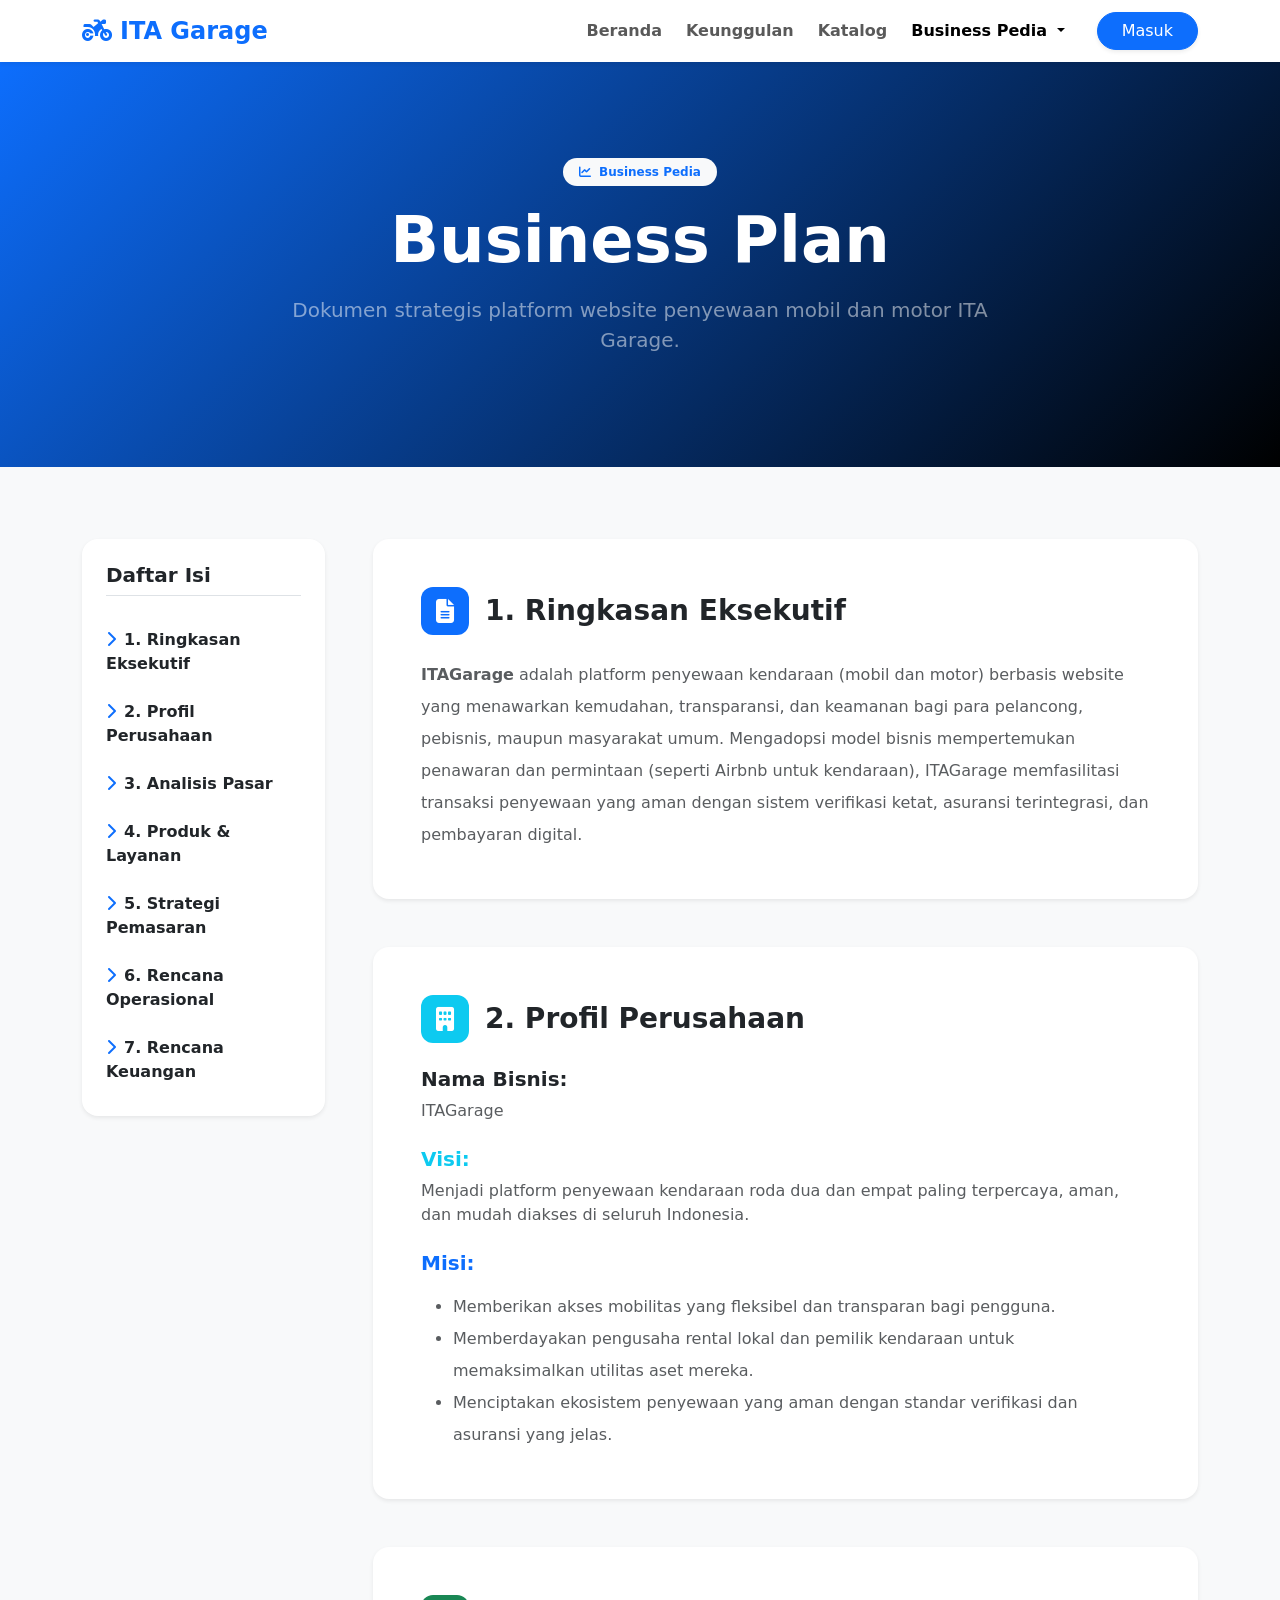
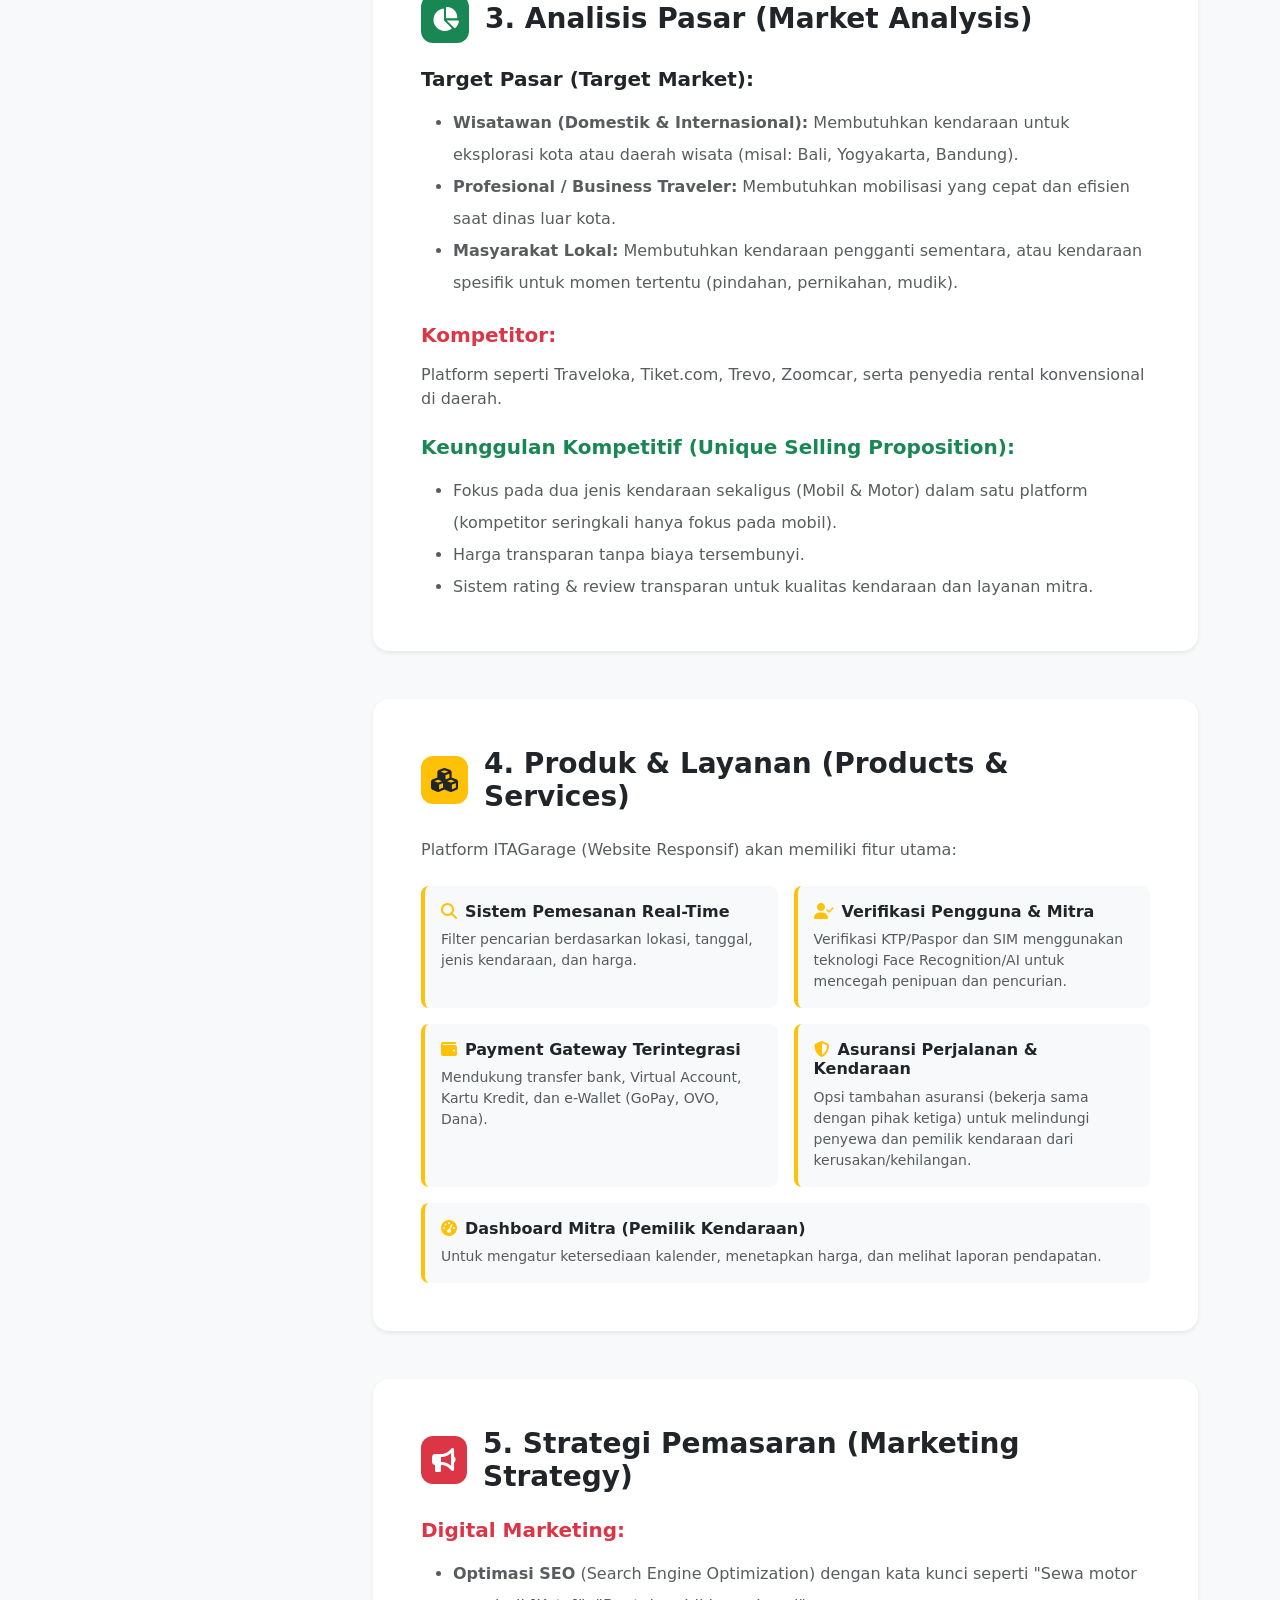
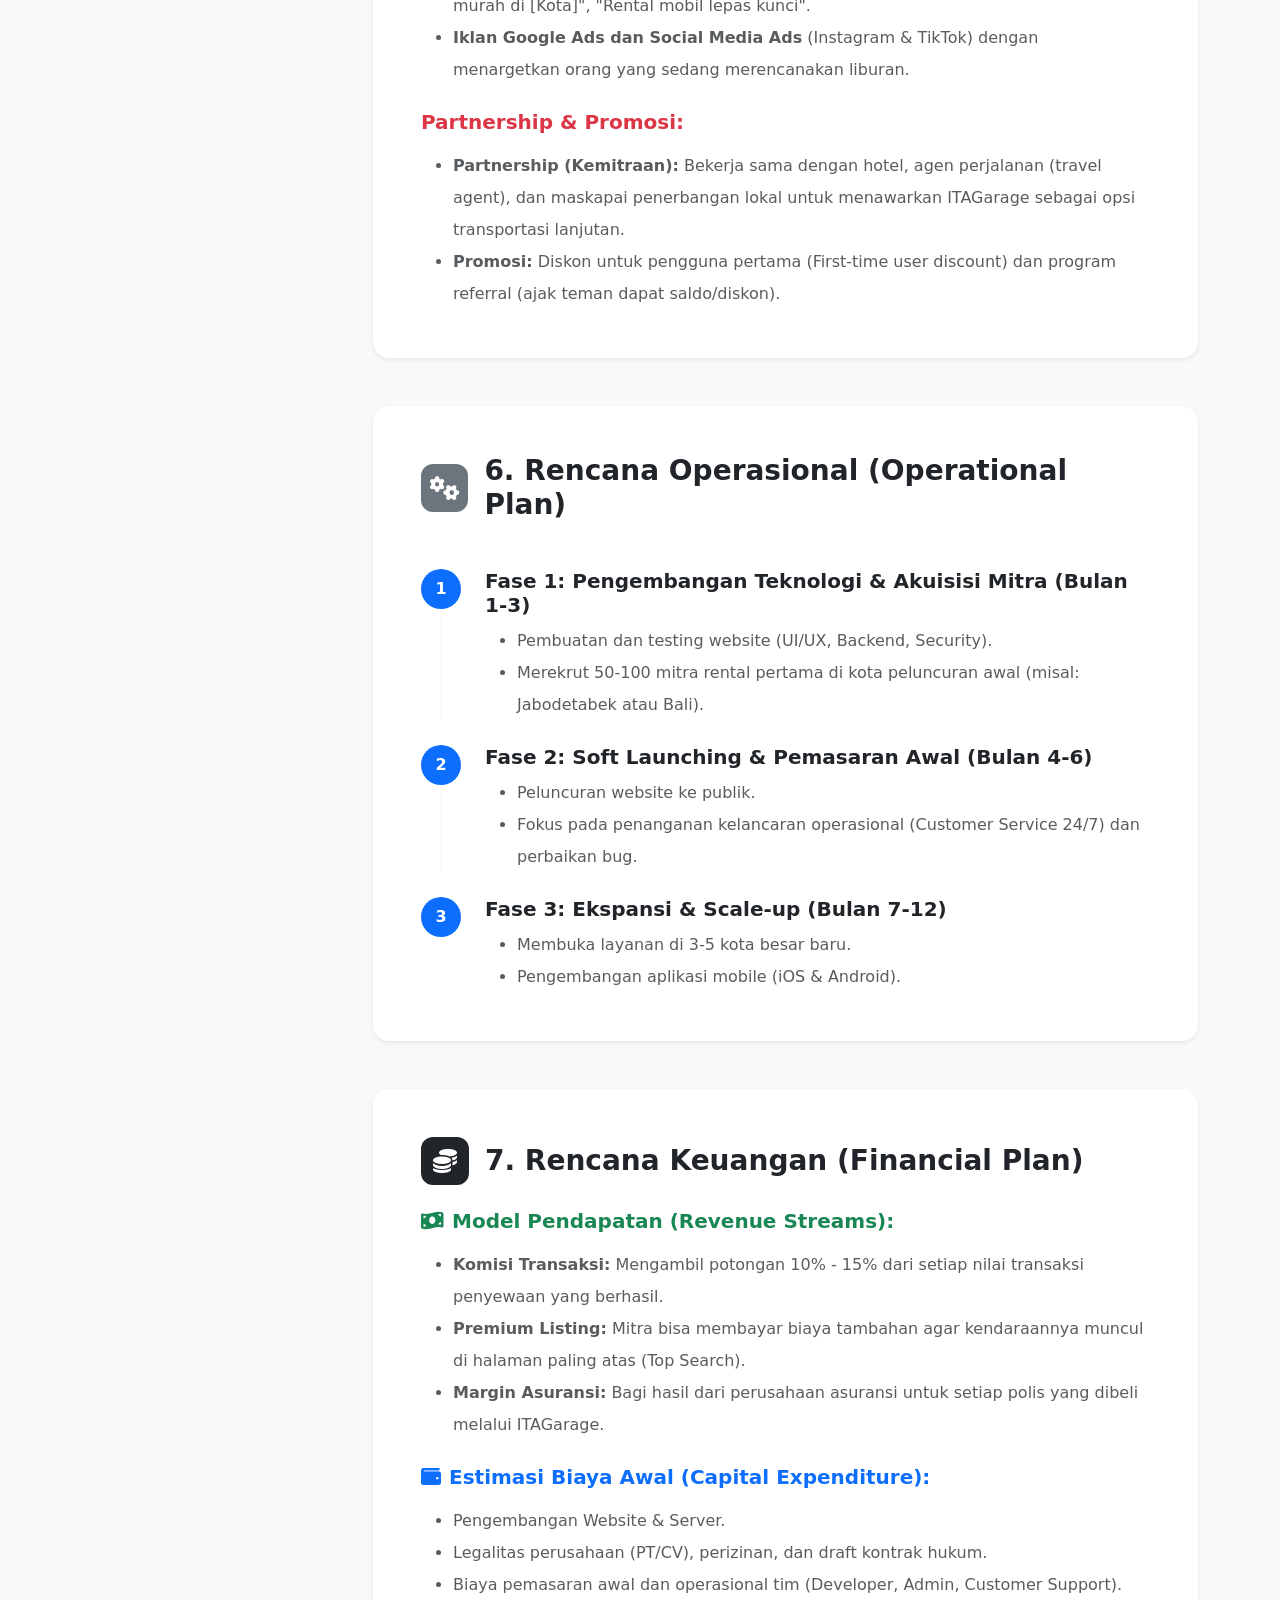
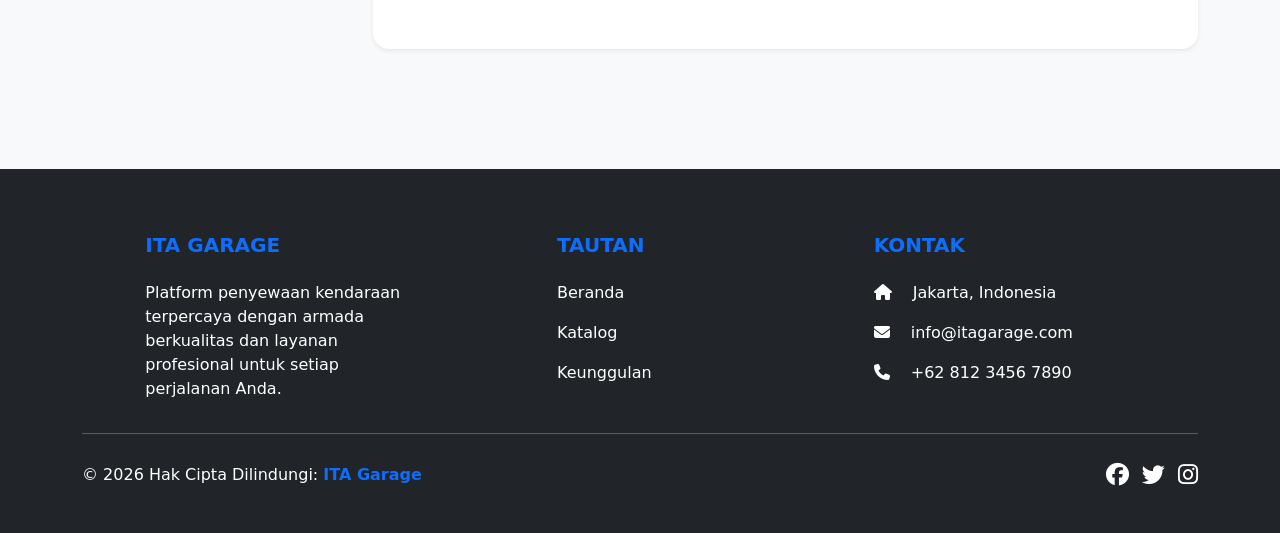
<file: business-plan.html>
<!DOCTYPE html>
<html lang="id">
<head>
    <meta charset="UTF-8">
    <meta name="viewport" content="width=device-width, initial-scale=1.0">
    <title>Business Plan - ITA Garage</title>
    <link href="https://cdn.jsdelivr.net/npm/bootstrap@5.3.2/dist/css/bootstrap.min.css" rel="stylesheet">
    <link rel="stylesheet" href="https://cdnjs.cloudflare.com/ajax/libs/font-awesome/6.4.0/css/all.min.css">
    <link rel="stylesheet" href="css/style.css">
    <style>
        .section-icon {
            width: 48px;
            height: 48px;
            display: flex;
            align-items: center;
            justify-content: center;
            border-radius: 12px;
            font-size: 24px;
        }
    </style>
</head>
<body class="bg-light">

    <!-- Navbar -->
    <nav class="navbar navbar-expand-lg navbar-light bg-white shadow-sm sticky-top">
        <div class="container">
            <a class="navbar-brand fw-bold text-primary fs-4" href="index.html">
                <i class="fas fa-motorcycle me-2"></i>ITA Garage
            </a>
            <button class="navbar-toggler border-0 shadow-none" type="button" data-bs-toggle="collapse" data-bs-target="#navbarNav" aria-controls="navbarNav" aria-expanded="false" aria-label="Toggle navigation">
                <span class="navbar-toggler-icon"></span>
            </button>
            <div class="collapse navbar-collapse" id="navbarNav">
                <ul class="navbar-nav ms-auto align-items-center gap-2">
                    <li class="nav-item">
                        <a class="nav-link fw-semibold" href="index.html">Beranda</a>
                    </li>
                    <li class="nav-item">
                        <a class="nav-link fw-semibold" href="index.html#features">Keunggulan</a>
                    </li>
                    <li class="nav-item">
                        <a class="nav-link fw-semibold" href="catalog.html">Katalog</a>
                    </li>
                    <li class="nav-item dropdown">
                        <a class="nav-link dropdown-toggle active fw-semibold" href="#" id="navbarDropdown" role="button" data-bs-toggle="dropdown" aria-expanded="false">
                            Business Pedia
                        </a>
                        <ul class="dropdown-menu border-0 shadow-sm" aria-labelledby="navbarDropdown">
                            <li><a class="dropdown-item fw-bold text-primary" href="business-plan.html">Business Plan</a></li>
                            <li><a class="dropdown-item" href="seminar-umkm.html">Seminar UMKM Berkelanjutan</a></li>
                            <li><hr class="dropdown-divider"></li>
                            <li><a class="dropdown-item" href="tugas-7.html">Tugas Pertemuan 7</a></li>
                            <li><a class="dropdown-item" href="tugas-11.html">Tugas Pertemuan 11</a></li>
                            <li><a class="dropdown-item" href="tugas-13.html">Tugas Pertemuan 13</a></li>
                            <li><a class="dropdown-item" href="tugas-14.html">Tugas Pertemuan 14</a></li>
                            <li><a class="dropdown-item" href="tugas-15.html">Tugas Pertemuan 15</a></li>
                        </ul>
                    </li>
                    <li class="nav-item ms-lg-3 mt-3 mt-lg-0">
                        <a class="btn btn-primary px-4 rounded-pill shadow-sm" href="login.html">Masuk</a>
                    </li>
                </ul>
            </div>
        </div>
    </nav>

    <!-- Header Section -->
    <div class="bg-dark text-white py-5 position-relative" style="background: linear-gradient(135deg, #0d6efd, #000000);">
        <div class="container py-5 text-center position-relative z-1">
            <span class="badge bg-light text-primary mb-3 px-3 py-2 rounded-pill"><i class="fas fa-chart-line me-2"></i>Business Pedia</span>
            <h1 class="display-3 fw-bold mb-3">Business Plan</h1>
            <p class="lead text-white-50 mx-auto" style="max-width: 700px;">
                Dokumen strategis platform website penyewaan mobil dan motor ITA Garage.
            </p>
        </div>
    </div>

    <!-- Main Content -->
    <section class="py-5">
        <div class="container py-4">
            <div class="row g-5">
                
                <!-- Sidebar Nav for Document -->
                <div class="col-lg-3 d-none d-lg-block">
                    <div class="sticky-top" style="top: 100px;">
                        <div class="card border-0 shadow-sm rounded-4 p-4">
                            <h5 class="fw-bold mb-4 border-bottom pb-2">Daftar Isi</h5>
                            <ul class="nav flex-column gap-2">
                                <li class="nav-item"><a href="#section-1" class="nav-link px-0 text-dark fw-semibold"><i class="fas fa-chevron-right text-primary me-2 fs-6"></i>1. Ringkasan Eksekutif</a></li>
                                <li class="nav-item"><a href="#section-2" class="nav-link px-0 text-dark fw-semibold"><i class="fas fa-chevron-right text-primary me-2 fs-6"></i>2. Profil Perusahaan</a></li>
                                <li class="nav-item"><a href="#section-3" class="nav-link px-0 text-dark fw-semibold"><i class="fas fa-chevron-right text-primary me-2 fs-6"></i>3. Analisis Pasar</a></li>
                                <li class="nav-item"><a href="#section-4" class="nav-link px-0 text-dark fw-semibold"><i class="fas fa-chevron-right text-primary me-2 fs-6"></i>4. Produk & Layanan</a></li>
                                <li class="nav-item"><a href="#section-5" class="nav-link px-0 text-dark fw-semibold"><i class="fas fa-chevron-right text-primary me-2 fs-6"></i>5. Strategi Pemasaran</a></li>
                                <li class="nav-item"><a href="#section-6" class="nav-link px-0 text-dark fw-semibold"><i class="fas fa-chevron-right text-primary me-2 fs-6"></i>6. Rencana Operasional</a></li>
                                <li class="nav-item"><a href="#section-7" class="nav-link px-0 text-dark fw-semibold"><i class="fas fa-chevron-right text-primary me-2 fs-6"></i>7. Rencana Keuangan</a></li>
                            </ul>
                        </div>
                    </div>
                </div>

                <!-- Document Content -->
                <div class="col-lg-9">
                    
                    <!-- Section 1 -->
                    <div id="section-1" class="card border-0 shadow-sm rounded-4 p-4 p-md-5 mb-5 hover-scale">
                        <div class="d-flex align-items-center gap-3 mb-4">
                            <div class="bg-primary text-white section-icon">
                                <i class="fas fa-file-alt"></i>
                            </div>
                            <h3 class="fw-bold mb-0">1. Ringkasan Eksekutif</h3>
                        </div>
                        <p class="text-muted fs-6 lh-lg mb-0">
                            <strong>ITAGarage</strong> adalah platform penyewaan kendaraan (mobil dan motor) berbasis website yang menawarkan kemudahan, transparansi, dan keamanan bagi para pelancong, pebisnis, maupun masyarakat umum. Mengadopsi model bisnis mempertemukan penawaran dan permintaan (seperti Airbnb untuk kendaraan), ITAGarage memfasilitasi transaksi penyewaan yang aman dengan sistem verifikasi ketat, asuransi terintegrasi, dan pembayaran digital.
                        </p>
                    </div>

                    <!-- Section 2 -->
                    <div id="section-2" class="card border-0 shadow-sm rounded-4 p-4 p-md-5 mb-5 hover-scale">
                        <div class="d-flex align-items-center gap-3 mb-4">
                            <div class="bg-info text-white section-icon">
                                <i class="fas fa-building"></i>
                            </div>
                            <h3 class="fw-bold mb-0">2. Profil Perusahaan</h3>
                        </div>
                        <h5 class="fw-bold mb-2">Nama Bisnis:</h5>
                        <p class="text-muted mb-4">ITAGarage</p>
                        
                        <h5 class="fw-bold mb-2 text-info">Visi:</h5>
                        <p class="text-muted mb-4">Menjadi platform penyewaan kendaraan roda dua dan empat paling terpercaya, aman, dan mudah diakses di seluruh Indonesia.</p>
                        
                        <h5 class="fw-bold mb-3 text-primary">Misi:</h5>
                        <ul class="text-muted mb-0 lh-lg">
                            <li>Memberikan akses mobilitas yang fleksibel dan transparan bagi pengguna.</li>
                            <li>Memberdayakan pengusaha rental lokal dan pemilik kendaraan untuk memaksimalkan utilitas aset mereka.</li>
                            <li>Menciptakan ekosistem penyewaan yang aman dengan standar verifikasi dan asuransi yang jelas.</li>
                        </ul>
                    </div>

                    <!-- Section 3 -->
                    <div id="section-3" class="card border-0 shadow-sm rounded-4 p-4 p-md-5 mb-5 hover-scale">
                        <div class="d-flex align-items-center gap-3 mb-4">
                            <div class="bg-success text-white section-icon">
                                <i class="fas fa-chart-pie"></i>
                            </div>
                            <h3 class="fw-bold mb-0">3. Analisis Pasar (Market Analysis)</h3>
                        </div>
                        
                        <h5 class="fw-bold mb-3">Target Pasar (Target Market):</h5>
                        <ul class="text-muted mb-4 lh-lg">
                            <li><strong>Wisatawan (Domestik & Internasional):</strong> Membutuhkan kendaraan untuk eksplorasi kota atau daerah wisata (misal: Bali, Yogyakarta, Bandung).</li>
                            <li><strong>Profesional / Business Traveler:</strong> Membutuhkan mobilisasi yang cepat dan efisien saat dinas luar kota.</li>
                            <li><strong>Masyarakat Lokal:</strong> Membutuhkan kendaraan pengganti sementara, atau kendaraan spesifik untuk momen tertentu (pindahan, pernikahan, mudik).</li>
                        </ul>
                        
                        <h5 class="fw-bold mb-3 text-danger">Kompetitor:</h5>
                        <p class="text-muted mb-4">Platform seperti Traveloka, Tiket.com, Trevo, Zoomcar, serta penyedia rental konvensional di daerah.</p>

                        <h5 class="fw-bold mb-3 text-success">Keunggulan Kompetitif (Unique Selling Proposition):</h5>
                        <ul class="text-muted mb-0 lh-lg">
                            <li>Fokus pada dua jenis kendaraan sekaligus (Mobil & Motor) dalam satu platform (kompetitor seringkali hanya fokus pada mobil).</li>
                            <li>Harga transparan tanpa biaya tersembunyi.</li>
                            <li>Sistem rating & review transparan untuk kualitas kendaraan dan layanan mitra.</li>
                        </ul>
                    </div>

                    <!-- Section 4 -->
                    <div id="section-4" class="card border-0 shadow-sm rounded-4 p-4 p-md-5 mb-5 hover-scale">
                        <div class="d-flex align-items-center gap-3 mb-4">
                            <div class="bg-warning text-dark section-icon">
                                <i class="fas fa-cubes"></i>
                            </div>
                            <h3 class="fw-bold mb-0">4. Produk & Layanan (Products & Services)</h3>
                        </div>
                        <p class="text-muted mb-4">Platform ITAGarage (Website Responsif) akan memiliki fitur utama:</p>
                        <div class="row g-3">
                            <div class="col-md-6">
                                <div class="bg-light p-3 rounded-3 h-100 border-start border-4 border-warning">
                                    <h6 class="fw-bold"><i class="fas fa-search me-2 text-warning"></i>Sistem Pemesanan Real-Time</h6>
                                    <p class="text-muted small mb-0">Filter pencarian berdasarkan lokasi, tanggal, jenis kendaraan, dan harga.</p>
                                </div>
                            </div>
                            <div class="col-md-6">
                                <div class="bg-light p-3 rounded-3 h-100 border-start border-4 border-warning">
                                    <h6 class="fw-bold"><i class="fas fa-user-check me-2 text-warning"></i>Verifikasi Pengguna & Mitra</h6>
                                    <p class="text-muted small mb-0">Verifikasi KTP/Paspor dan SIM menggunakan teknologi Face Recognition/AI untuk mencegah penipuan dan pencurian.</p>
                                </div>
                            </div>
                            <div class="col-md-6">
                                <div class="bg-light p-3 rounded-3 h-100 border-start border-4 border-warning">
                                    <h6 class="fw-bold"><i class="fas fa-wallet me-2 text-warning"></i>Payment Gateway Terintegrasi</h6>
                                    <p class="text-muted small mb-0">Mendukung transfer bank, Virtual Account, Kartu Kredit, dan e-Wallet (GoPay, OVO, Dana).</p>
                                </div>
                            </div>
                            <div class="col-md-6">
                                <div class="bg-light p-3 rounded-3 h-100 border-start border-4 border-warning">
                                    <h6 class="fw-bold"><i class="fas fa-shield-alt me-2 text-warning"></i>Asuransi Perjalanan & Kendaraan</h6>
                                    <p class="text-muted small mb-0">Opsi tambahan asuransi (bekerja sama dengan pihak ketiga) untuk melindungi penyewa dan pemilik kendaraan dari kerusakan/kehilangan.</p>
                                </div>
                            </div>
                            <div class="col-12">
                                <div class="bg-light p-3 rounded-3 h-100 border-start border-4 border-warning">
                                    <h6 class="fw-bold"><i class="fas fa-tachometer-alt me-2 text-warning"></i>Dashboard Mitra (Pemilik Kendaraan)</h6>
                                    <p class="text-muted small mb-0">Untuk mengatur ketersediaan kalender, menetapkan harga, dan melihat laporan pendapatan.</p>
                                </div>
                            </div>
                        </div>
                    </div>

                    <!-- Section 5 -->
                    <div id="section-5" class="card border-0 shadow-sm rounded-4 p-4 p-md-5 mb-5 hover-scale">
                        <div class="d-flex align-items-center gap-3 mb-4">
                            <div class="bg-danger text-white section-icon">
                                <i class="fas fa-bullhorn"></i>
                            </div>
                            <h3 class="fw-bold mb-0">5. Strategi Pemasaran (Marketing Strategy)</h3>
                        </div>
                        
                        <h5 class="fw-bold mb-3 text-danger">Digital Marketing:</h5>
                        <ul class="text-muted mb-4 lh-lg">
                            <li><strong>Optimasi SEO</strong> (Search Engine Optimization) dengan kata kunci seperti "Sewa motor murah di [Kota]", "Rental mobil lepas kunci".</li>
                            <li><strong>Iklan Google Ads dan Social Media Ads</strong> (Instagram & TikTok) dengan menargetkan orang yang sedang merencanakan liburan.</li>
                        </ul>

                        <h5 class="fw-bold mb-3 text-danger">Partnership & Promosi:</h5>
                        <ul class="text-muted mb-0 lh-lg">
                            <li><strong>Partnership (Kemitraan):</strong> Bekerja sama dengan hotel, agen perjalanan (travel agent), dan maskapai penerbangan lokal untuk menawarkan ITAGarage sebagai opsi transportasi lanjutan.</li>
                            <li><strong>Promosi:</strong> Diskon untuk pengguna pertama (First-time user discount) dan program referral (ajak teman dapat saldo/diskon).</li>
                        </ul>
                    </div>

                    <!-- Section 6 -->
                    <div id="section-6" class="card border-0 shadow-sm rounded-4 p-4 p-md-5 mb-5 hover-scale">
                        <div class="d-flex align-items-center gap-3 mb-4">
                            <div class="bg-secondary text-white section-icon">
                                <i class="fas fa-cogs"></i>
                            </div>
                            <h3 class="fw-bold mb-0">6. Rencana Operasional (Operational Plan)</h3>
                        </div>
                        <div class="timeline-custom mt-4">
                            <div class="d-flex mb-4">
                                <div class="flex-shrink-0 d-flex flex-column align-items-center me-4">
                                    <div class="bg-primary text-white rounded-circle d-flex align-items-center justify-content-center" style="width: 40px; height: 40px; font-weight: bold;">1</div>
                                    <div class="bg-light flex-grow-1 mt-2" style="width: 2px;"></div>
                                </div>
                                <div>
                                    <h5 class="fw-bold mb-2">Fase 1: Pengembangan Teknologi & Akuisisi Mitra (Bulan 1-3)</h5>
                                    <ul class="text-muted mb-0 lh-lg">
                                        <li>Pembuatan dan testing website (UI/UX, Backend, Security).</li>
                                        <li>Merekrut 50-100 mitra rental pertama di kota peluncuran awal (misal: Jabodetabek atau Bali).</li>
                                    </ul>
                                </div>
                            </div>
                            <div class="d-flex mb-4">
                                <div class="flex-shrink-0 d-flex flex-column align-items-center me-4">
                                    <div class="bg-primary text-white rounded-circle d-flex align-items-center justify-content-center" style="width: 40px; height: 40px; font-weight: bold;">2</div>
                                    <div class="bg-light flex-grow-1 mt-2" style="width: 2px;"></div>
                                </div>
                                <div>
                                    <h5 class="fw-bold mb-2">Fase 2: Soft Launching & Pemasaran Awal (Bulan 4-6)</h5>
                                    <ul class="text-muted mb-0 lh-lg">
                                        <li>Peluncuran website ke publik.</li>
                                        <li>Fokus pada penanganan kelancaran operasional (Customer Service 24/7) dan perbaikan bug.</li>
                                    </ul>
                                </div>
                            </div>
                            <div class="d-flex">
                                <div class="flex-shrink-0 d-flex flex-column align-items-center me-4">
                                    <div class="bg-primary text-white rounded-circle d-flex align-items-center justify-content-center" style="width: 40px; height: 40px; font-weight: bold;">3</div>
                                </div>
                                <div>
                                    <h5 class="fw-bold mb-2">Fase 3: Ekspansi & Scale-up (Bulan 7-12)</h5>
                                    <ul class="text-muted mb-0 lh-lg">
                                        <li>Membuka layanan di 3-5 kota besar baru.</li>
                                        <li>Pengembangan aplikasi mobile (iOS & Android).</li>
                                    </ul>
                                </div>
                            </div>
                        </div>
                    </div>

                    <!-- Section 7 -->
                    <div id="section-7" class="card border-0 shadow-sm rounded-4 p-4 p-md-5 hover-scale">
                        <div class="d-flex align-items-center gap-3 mb-4">
                            <div class="bg-dark text-white section-icon">
                                <i class="fas fa-coins"></i>
                            </div>
                            <h3 class="fw-bold mb-0">7. Rencana Keuangan (Financial Plan)</h3>
                        </div>

                        <h5 class="fw-bold mb-3 text-success"><i class="fas fa-money-bill-wave me-2"></i>Model Pendapatan (Revenue Streams):</h5>
                        <ul class="text-muted mb-4 lh-lg">
                            <li><strong>Komisi Transaksi:</strong> Mengambil potongan 10% - 15% dari setiap nilai transaksi penyewaan yang berhasil.</li>
                            <li><strong>Premium Listing:</strong> Mitra bisa membayar biaya tambahan agar kendaraannya muncul di halaman paling atas (Top Search).</li>
                            <li><strong>Margin Asuransi:</strong> Bagi hasil dari perusahaan asuransi untuk setiap polis yang dibeli melalui ITAGarage.</li>
                        </ul>

                        <h5 class="fw-bold mb-3 text-primary"><i class="fas fa-wallet me-2"></i>Estimasi Biaya Awal (Capital Expenditure):</h5>
                        <ul class="text-muted mb-0 lh-lg">
                            <li>Pengembangan Website & Server.</li>
                            <li>Legalitas perusahaan (PT/CV), perizinan, dan draft kontrak hukum.</li>
                            <li>Biaya pemasaran awal dan operasional tim (Developer, Admin, Customer Support).</li>
                        </ul>
                    </div>

                </div>
            </div>
        </div>
    </section>

    <!-- Footer -->
    <footer class="bg-dark text-white pt-5 pb-4 mt-5">
        <div class="container text-center text-md-start">
            <div class="row text-center text-md-start">
                <div class="col-md-3 col-lg-3 col-xl-3 mx-auto mt-3">
                    <h5 class="text-uppercase mb-4 fw-bold text-primary">ITA Garage</h5>
                    <p>Platform penyewaan kendaraan terpercaya dengan armada berkualitas dan layanan profesional untuk setiap perjalanan Anda.</p>
                </div>
                <div class="col-md-2 col-lg-2 col-xl-2 mx-auto mt-3">
                    <h5 class="text-uppercase mb-4 fw-bold text-primary">Tautan</h5>
                    <p><a href="index.html" class="text-white text-decoration-none">Beranda</a></p>
                    <p><a href="catalog.html" class="text-white text-decoration-none">Katalog</a></p>
                    <p><a href="index.html#features" class="text-white text-decoration-none">Keunggulan</a></p>
                </div>
                <div class="col-md-4 col-lg-3 col-xl-3 mx-auto mt-3">
                    <h5 class="text-uppercase mb-4 fw-bold text-primary">Kontak</h5>
                    <p><i class="fas fa-home me-3"></i> Jakarta, Indonesia</p>
                    <p><i class="fas fa-envelope me-3"></i> info@itagarage.com</p>
                    <p><i class="fas fa-phone me-3"></i> +62 812 3456 7890</p>
                </div>
            </div>
            <hr class="mb-4">
            <div class="row align-items-center">
                <div class="col-md-7 col-lg-8">
                    <p class="text-center text-md-start">© 2026 Hak Cipta Dilindungi:
                        <a href="#" class="text-decoration-none"><strong class="text-primary">ITA Garage</strong></a>
                    </p>
                </div>
                <div class="col-md-5 col-lg-4">
                    <div class="text-center text-md-end">
                        <ul class="list-unstyled list-inline">
                            <li class="list-inline-item"><a href="#" class="btn-floating btn-sm text-white" style="font-size: 23px;"><i class="fab fa-facebook"></i></a></li>
                            <li class="list-inline-item"><a href="#" class="btn-floating btn-sm text-white" style="font-size: 23px;"><i class="fab fa-twitter"></i></a></li>
                            <li class="list-inline-item"><a href="#" class="btn-floating btn-sm text-white" style="font-size: 23px;"><i class="fab fa-instagram"></i></a></li>
                        </ul>
                    </div>
                </div>
            </div>
        </div>
    </footer>

    <script src="https://cdn.jsdelivr.net/npm/bootstrap@5.3.2/dist/js/bootstrap.bundle.min.js"></script>
    <script src="js/script.js"></script>
</body>
</html>
</file>
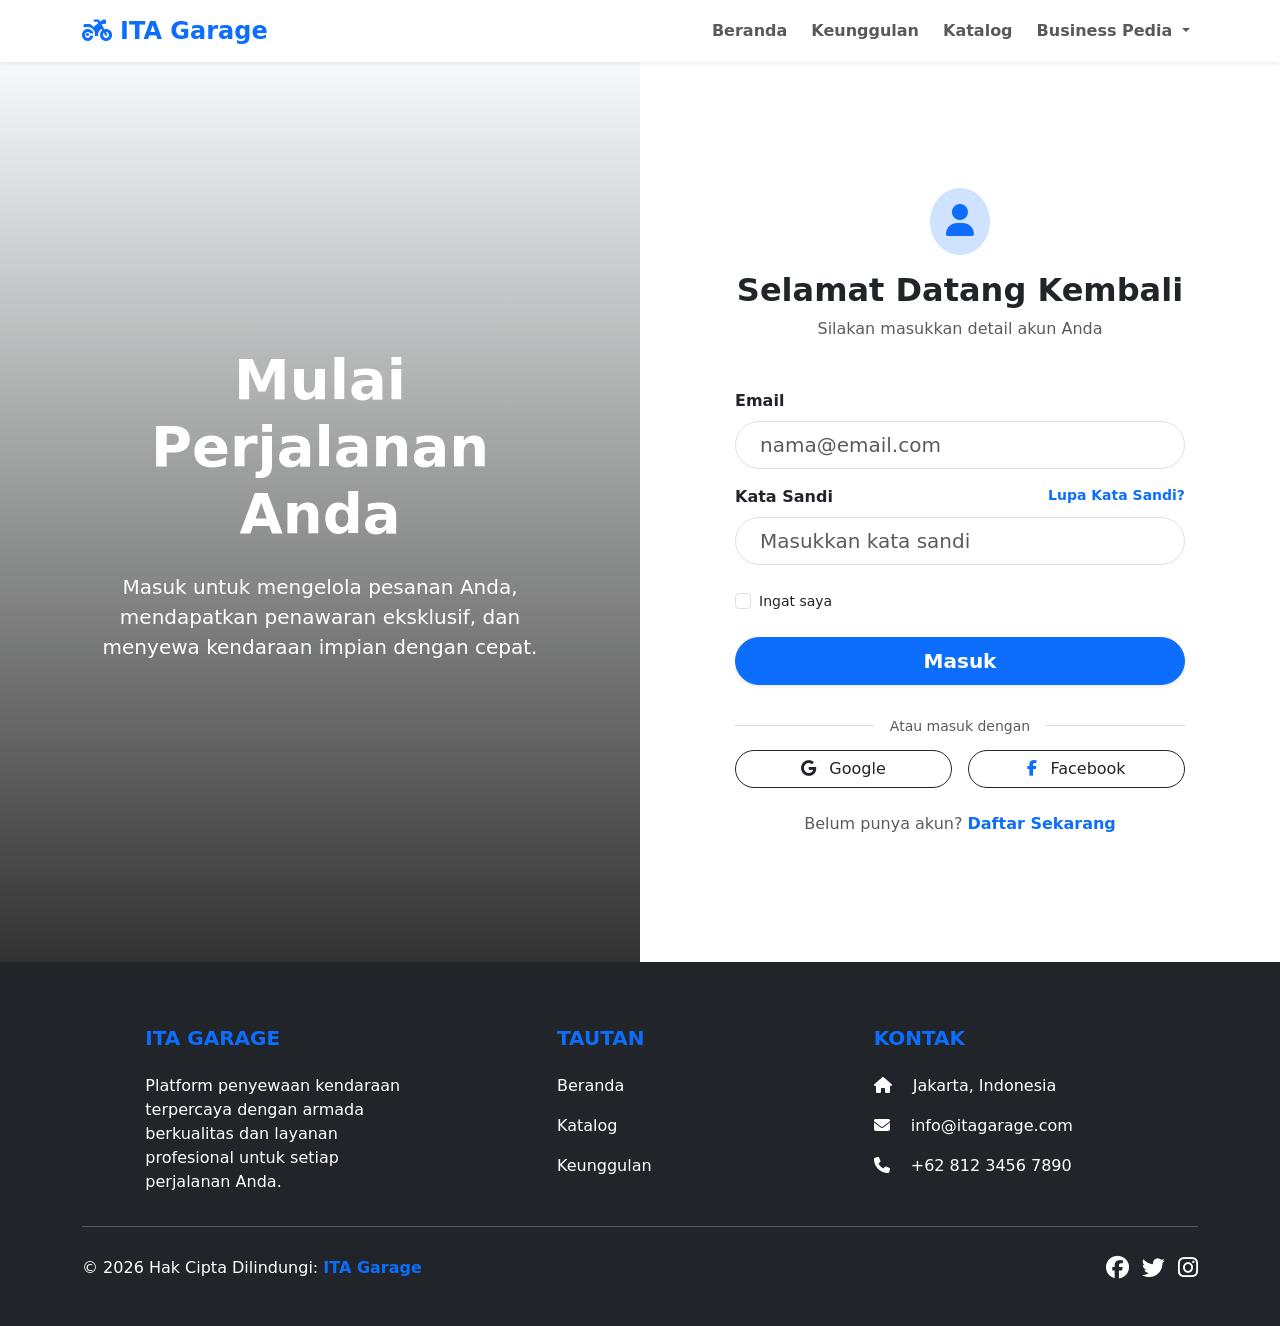
<file: login.html>
<!DOCTYPE html>
<html lang="id">
<head>
    <meta charset="UTF-8">
    <meta name="viewport" content="width=device-width, initial-scale=1.0">
    <title>Masuk - ITA Garage</title>
    <link href="https://cdn.jsdelivr.net/npm/bootstrap@5.3.2/dist/css/bootstrap.min.css" rel="stylesheet">
    <link rel="stylesheet" href="https://cdnjs.cloudflare.com/ajax/libs/font-awesome/6.4.0/css/all.min.css">
    <link rel="stylesheet" href="css/style.css">
    <style>
        .login-bg {
            background-image: url('https://images.unsplash.com/photo-1558980394-0a06c4631733?auto=format&fit=crop&w=2000&q=80');
            background-size: cover;
            background-position: center;
        }
    </style>
</head>
<body class="bg-light">

    <!-- Navbar -->
    <nav class="navbar navbar-expand-lg navbar-light bg-white shadow-sm sticky-top">
        <div class="container">
            <a class="navbar-brand fw-bold text-primary fs-4" href="index.html">
                <i class="fas fa-motorcycle me-2"></i>ITA Garage
            </a>
            <button class="navbar-toggler border-0 shadow-none" type="button" data-bs-toggle="collapse" data-bs-target="#navbarNav" aria-controls="navbarNav" aria-expanded="false" aria-label="Toggle navigation">
                <span class="navbar-toggler-icon"></span>
            </button>
            <div class="collapse navbar-collapse" id="navbarNav">
                <ul class="navbar-nav ms-auto align-items-center gap-2">
                    <li class="nav-item">
                        <a class="nav-link fw-semibold" href="index.html">Beranda</a>
                    </li>
                    <li class="nav-item">
                        <a class="nav-link fw-semibold" href="index.html#features">Keunggulan</a>
                    </li>
                    <li class="nav-item">
                        <a class="nav-link fw-semibold" href="catalog.html">Katalog</a>
                    </li>
                    <li class="nav-item dropdown">
                        <a class="nav-link dropdown-toggle fw-semibold" href="#" id="navbarDropdown" role="button" data-bs-toggle="dropdown" aria-expanded="false">
                            Business Pedia
                        </a>
                        <ul class="dropdown-menu border-0 shadow-sm" aria-labelledby="navbarDropdown">
                            <li><a class="dropdown-item" href="business-plan.html">Business Plan</a></li>
                            <li><a class="dropdown-item" href="seminar-umkm.html">Seminar UMKM Berkelanjutan</a></li>
                            <li><hr class="dropdown-divider"></li>
                            <li><a class="dropdown-item" href="tugas-7.html">Tugas Pertemuan 7</a></li>
                            <li><a class="dropdown-item" href="tugas-11.html">Tugas Pertemuan 11</a></li>
                            <li><a class="dropdown-item" href="tugas-13.html">Tugas Pertemuan 13</a></li>
                            <li><a class="dropdown-item" href="tugas-14.html">Tugas Pertemuan 14</a></li>
                            <li><a class="dropdown-item" href="tugas-15.html">Tugas Pertemuan 15</a></li>
                        </ul>
                    </li>
                </ul>
            </div>
        </div>
    </nav>

    <!-- Login Section -->
    <section class="container-fluid p-0">
        <div class="row g-0 min-vh-100">
            <!-- Left Side Background -->
            <div class="col-lg-6 d-none d-lg-block login-bg position-relative">
                <div class="position-absolute top-0 start-0 w-100 h-100 bg-gradient-dark"></div>
                <div class="position-absolute top-50 start-50 translate-middle text-center w-75 text-white">
                    <h1 class="display-4 fw-bold mb-4">Mulai Perjalanan Anda</h1>
                    <p class="lead">Masuk untuk mengelola pesanan Anda, mendapatkan penawaran eksklusif, dan menyewa kendaraan impian dengan cepat.</p>
                </div>
            </div>

            <!-- Right Side Login Form -->
            <div class="col-lg-6 d-flex align-items-center justify-content-center p-4 p-md-5 bg-white">
                <div class="w-100" style="max-width: 450px;">
                    <div class="text-center mb-5">
                        <div class="d-inline-block bg-primary-subtle p-3 rounded-circle text-primary mb-3">
                            <i class="fas fa-user fa-2x"></i>
                        </div>
                        <h2 class="fw-bold">Selamat Datang Kembali</h2>
                        <p class="text-muted">Silakan masukkan detail akun Anda</p>
                    </div>

                    <form>
                        <div class="mb-3">
                            <label for="email" class="form-label fw-semibold">Email</label>
                            <input type="email" class="form-control form-control-lg rounded-pill px-4" id="email" placeholder="nama@email.com" required>
                        </div>
                        <div class="mb-4">
                            <div class="d-flex justify-content-between">
                                <label for="password" class="form-label fw-semibold">Kata Sandi</label>
                                <a href="#" class="text-decoration-none small text-primary fw-semibold">Lupa Kata Sandi?</a>
                            </div>
                            <input type="password" class="form-control form-control-lg rounded-pill px-4" id="password" placeholder="Masukkan kata sandi" required>
                        </div>
                        
                        <div class="mb-4 form-check">
                            <input type="checkbox" class="form-check-input" id="rememberMe">
                            <label class="form-check-label small" for="rememberMe">Ingat saya</label>
                        </div>

                        <button type="submit" class="btn btn-primary btn-lg w-100 rounded-pill mb-4 shadow-sm fw-bold">Masuk</button>

                        <div class="position-relative mb-4 text-center">
                            <hr class="text-muted">
                            <span class="position-absolute top-50 start-50 translate-middle px-3 bg-white text-muted small">Atau masuk dengan</span>
                        </div>

                        <div class="row g-3 mb-4">
                            <div class="col-6">
                                <button type="button" class="btn btn-outline-dark w-100 rounded-pill"><i class="fab fa-google me-2"></i> Google</button>
                            </div>
                            <div class="col-6">
                                <button type="button" class="btn btn-outline-dark w-100 rounded-pill"><i class="fab fa-facebook-f me-2 text-primary"></i> Facebook</button>
                            </div>
                        </div>

                        <p class="text-center text-muted mb-0">
                            Belum punya akun? <a href="#" class="text-primary text-decoration-none fw-bold">Daftar Sekarang</a>
                        </p>
                    </form>
                </div>
            </div>
        </div>
    </section>

    <!-- Footer -->
    <footer class="bg-dark text-white pt-5 pb-4">
        <div class="container text-center text-md-start">
            <div class="row text-center text-md-start">
                <div class="col-md-3 col-lg-3 col-xl-3 mx-auto mt-3">
                    <h5 class="text-uppercase mb-4 fw-bold text-primary">ITA Garage</h5>
                    <p>Platform penyewaan kendaraan terpercaya dengan armada berkualitas dan layanan profesional untuk setiap perjalanan Anda.</p>
                </div>
                <div class="col-md-2 col-lg-2 col-xl-2 mx-auto mt-3">
                    <h5 class="text-uppercase mb-4 fw-bold text-primary">Tautan</h5>
                    <p><a href="index.html" class="text-white text-decoration-none">Beranda</a></p>
                    <p><a href="catalog.html" class="text-white text-decoration-none">Katalog</a></p>
                    <p><a href="index.html#features" class="text-white text-decoration-none">Keunggulan</a></p>
                </div>
                <div class="col-md-4 col-lg-3 col-xl-3 mx-auto mt-3">
                    <h5 class="text-uppercase mb-4 fw-bold text-primary">Kontak</h5>
                    <p><i class="fas fa-home me-3"></i> Jakarta, Indonesia</p>
                    <p><i class="fas fa-envelope me-3"></i> info@itagarage.com</p>
                    <p><i class="fas fa-phone me-3"></i> +62 812 3456 7890</p>
                </div>
            </div>
            <hr class="mb-4">
            <div class="row align-items-center">
                <div class="col-md-7 col-lg-8">
                    <p class="text-center text-md-start">© 2026 Hak Cipta Dilindungi:
                        <a href="#" class="text-decoration-none"><strong class="text-primary">ITA Garage</strong></a>
                    </p>
                </div>
                <div class="col-md-5 col-lg-4">
                    <div class="text-center text-md-end">
                        <ul class="list-unstyled list-inline">
                            <li class="list-inline-item"><a href="#" class="btn-floating btn-sm text-white" style="font-size: 23px;"><i class="fab fa-facebook"></i></a></li>
                            <li class="list-inline-item"><a href="#" class="btn-floating btn-sm text-white" style="font-size: 23px;"><i class="fab fa-twitter"></i></a></li>
                            <li class="list-inline-item"><a href="#" class="btn-floating btn-sm text-white" style="font-size: 23px;"><i class="fab fa-instagram"></i></a></li>
                        </ul>
                    </div>
                </div>
            </div>
        </div>
    </footer>

    <script src="https://cdn.jsdelivr.net/npm/bootstrap@5.3.2/dist/js/bootstrap.bundle.min.js"></script>
    <script src="js/script.js"></script>
</body>
</html>
</file>
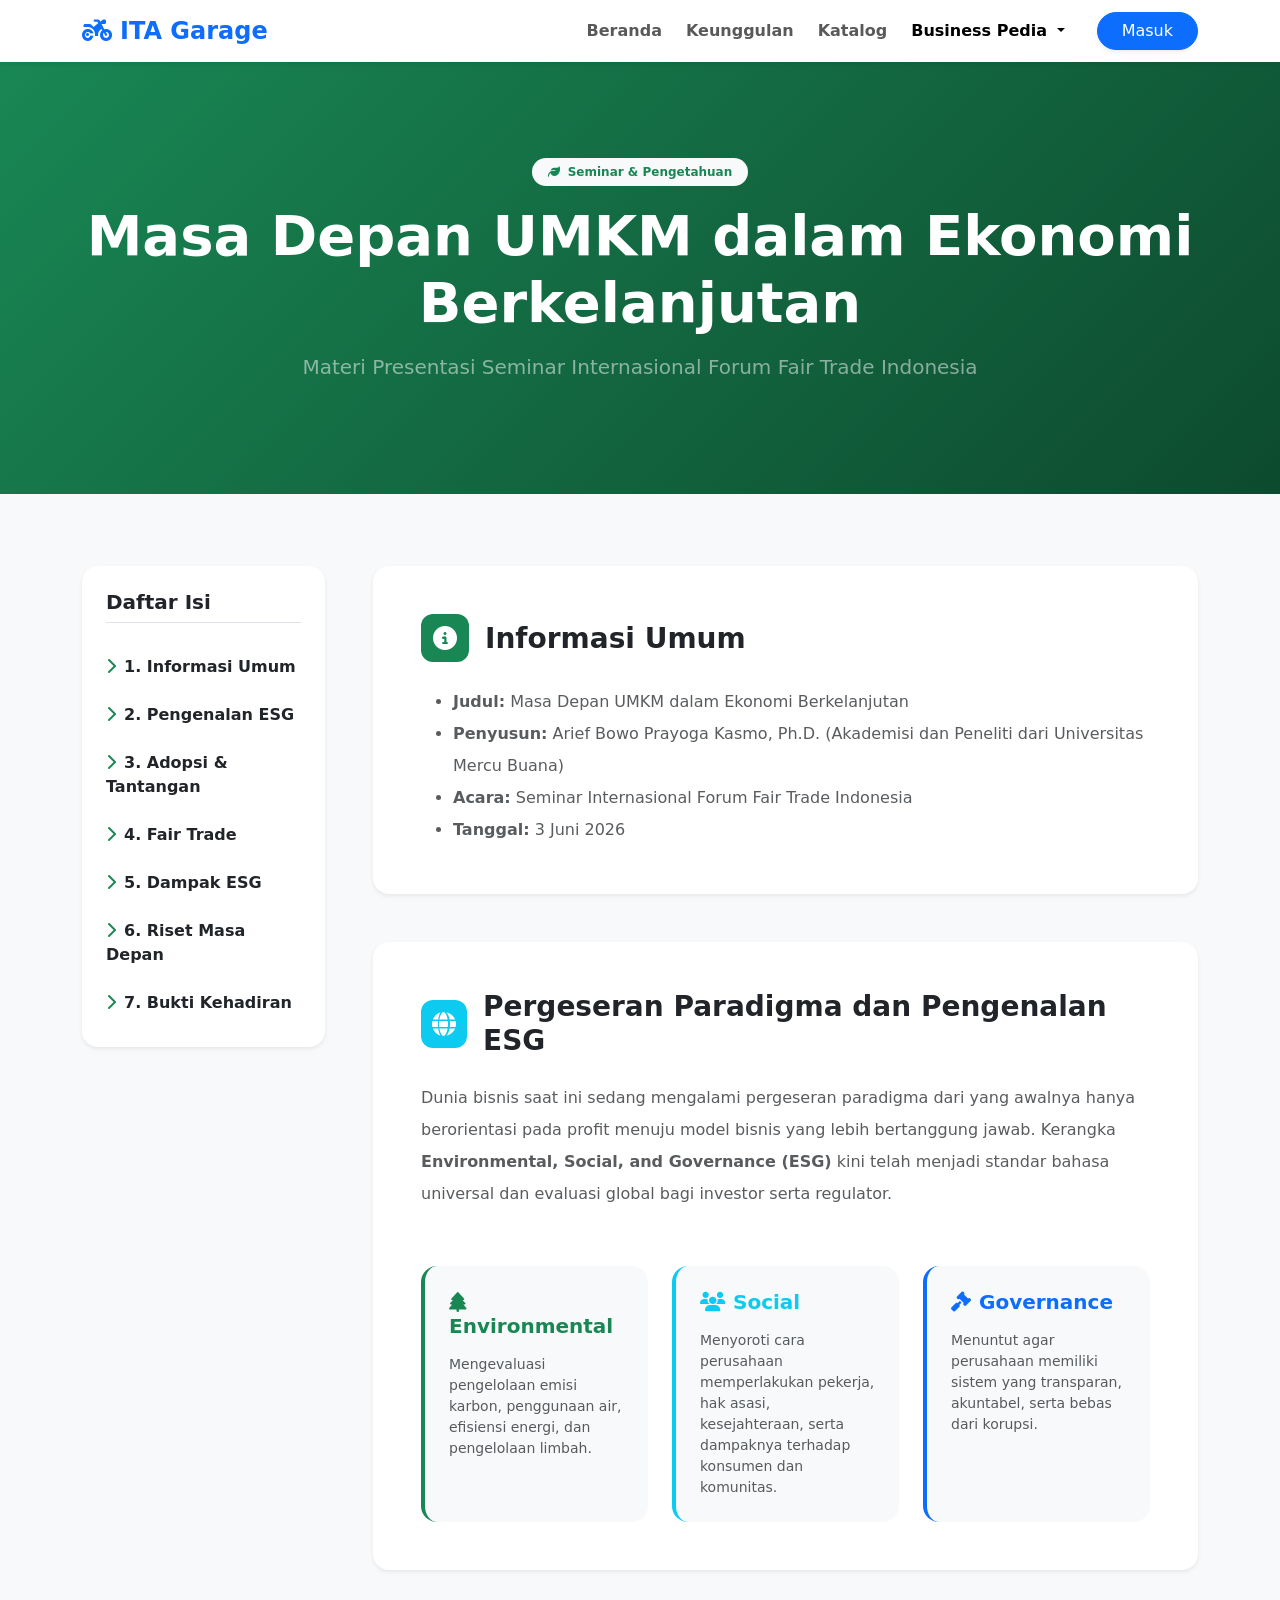
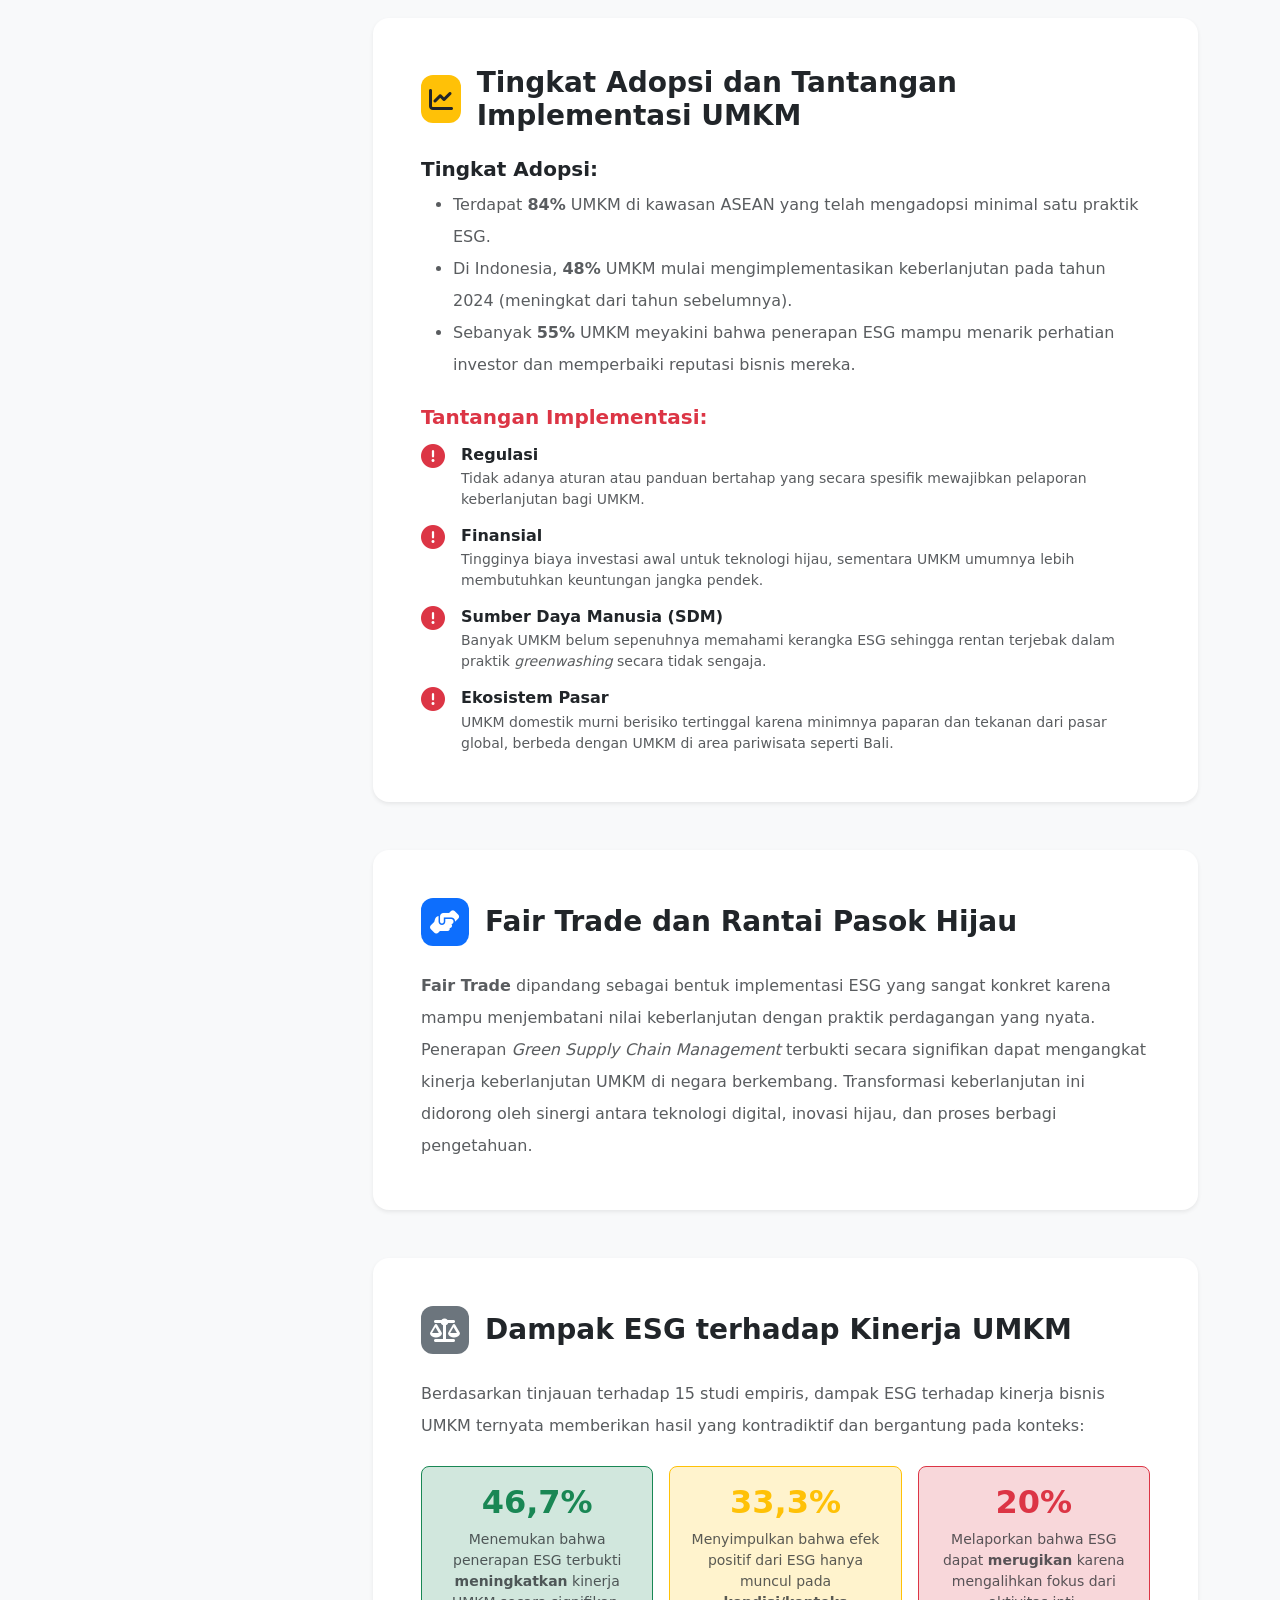
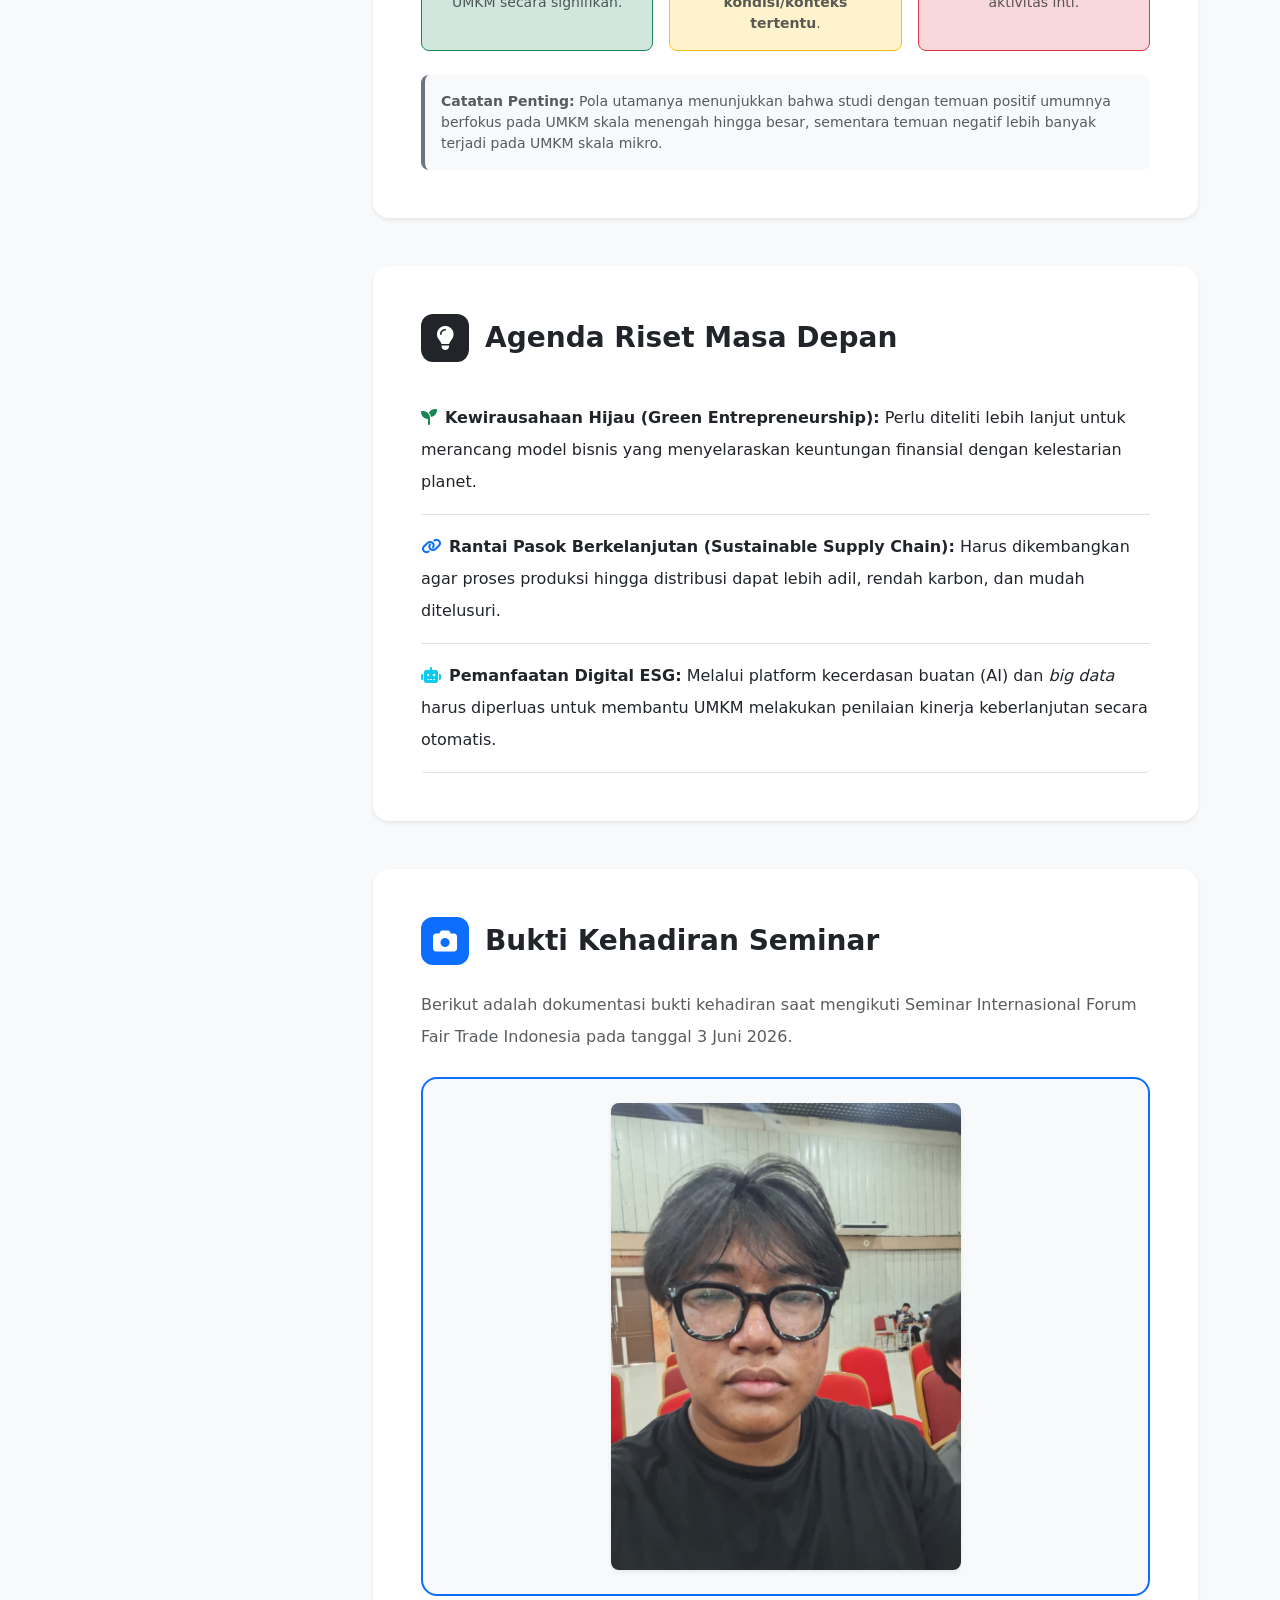
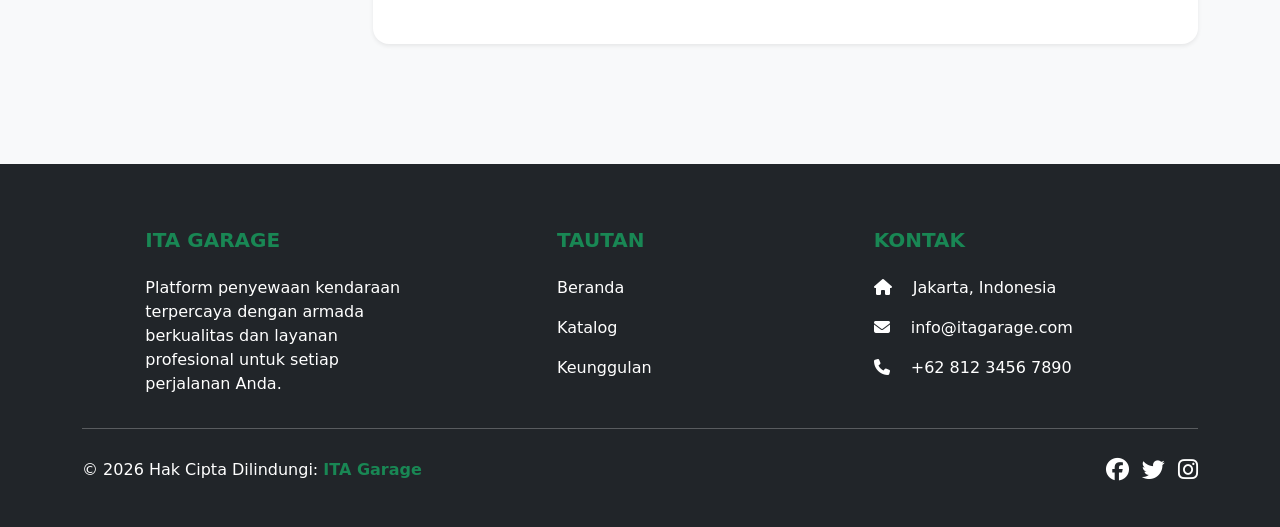
<file: seminar-umkm.html>
<!DOCTYPE html>
<html lang="id">
<head>
    <meta charset="UTF-8">
    <meta name="viewport" content="width=device-width, initial-scale=1.0">
    <title>Seminar UMKM Berkelanjutan - ITA Garage</title>
    <link href="https://cdn.jsdelivr.net/npm/bootstrap@5.3.2/dist/css/bootstrap.min.css" rel="stylesheet">
    <link rel="stylesheet" href="https://cdnjs.cloudflare.com/ajax/libs/font-awesome/6.4.0/css/all.min.css">
    <link rel="stylesheet" href="css/style.css">
    <style>
        .section-icon {
            width: 48px;
            height: 48px;
            display: flex;
            align-items: center;
            justify-content: center;
            border-radius: 12px;
            font-size: 24px;
        }
    </style>
</head>
<body class="bg-light">

    <!-- Navbar -->
    <nav class="navbar navbar-expand-lg navbar-light bg-white shadow-sm sticky-top">
        <div class="container">
            <a class="navbar-brand fw-bold text-primary fs-4" href="index.html">
                <i class="fas fa-motorcycle me-2"></i>ITA Garage
            </a>
            <button class="navbar-toggler border-0 shadow-none" type="button" data-bs-toggle="collapse" data-bs-target="#navbarNav" aria-controls="navbarNav" aria-expanded="false" aria-label="Toggle navigation">
                <span class="navbar-toggler-icon"></span>
            </button>
            <div class="collapse navbar-collapse" id="navbarNav">
                <ul class="navbar-nav ms-auto align-items-center gap-2">
                    <li class="nav-item">
                        <a class="nav-link fw-semibold" href="index.html">Beranda</a>
                    </li>
                    <li class="nav-item">
                        <a class="nav-link fw-semibold" href="index.html#features">Keunggulan</a>
                    </li>
                    <li class="nav-item">
                        <a class="nav-link fw-semibold" href="catalog.html">Katalog</a>
                    </li>
                    <li class="nav-item dropdown">
                        <a class="nav-link dropdown-toggle active fw-semibold" href="#" id="navbarDropdown" role="button" data-bs-toggle="dropdown" aria-expanded="false">
                            Business Pedia
                        </a>
                        <ul class="dropdown-menu border-0 shadow-sm" aria-labelledby="navbarDropdown">
                            <li><a class="dropdown-item" href="business-plan.html">Business Plan</a></li>
                            <li><a class="dropdown-item fw-bold text-primary" href="seminar-umkm.html">Seminar UMKM Berkelanjutan</a></li>
                            <li><hr class="dropdown-divider"></li>
                            <li><a class="dropdown-item" href="tugas-7.html">Tugas Pertemuan 7</a></li>
                            <li><a class="dropdown-item" href="tugas-11.html">Tugas Pertemuan 11</a></li>
                            <li><a class="dropdown-item" href="tugas-13.html">Tugas Pertemuan 13</a></li>
                            <li><a class="dropdown-item" href="tugas-14.html">Tugas Pertemuan 14</a></li>
                            <li><a class="dropdown-item" href="tugas-15.html">Tugas Pertemuan 15</a></li>
                        </ul>
                    </li>
                    <li class="nav-item ms-lg-3 mt-3 mt-lg-0">
                        <a class="btn btn-primary px-4 rounded-pill shadow-sm" href="login.html">Masuk</a>
                    </li>
                </ul>
            </div>
        </div>
    </nav>

    <!-- Header Section -->
    <div class="bg-dark text-white py-5 position-relative" style="background: linear-gradient(135deg, #198754, #0d4a2e);">
        <div class="container py-5 text-center position-relative z-1">
            <span class="badge bg-light text-success mb-3 px-3 py-2 rounded-pill"><i class="fas fa-leaf me-2"></i>Seminar & Pengetahuan</span>
            <h1 class="display-4 fw-bold mb-3">Masa Depan UMKM dalam Ekonomi Berkelanjutan</h1>
            <p class="lead text-white-50 mx-auto" style="max-width: 800px;">
                Materi Presentasi Seminar Internasional Forum Fair Trade Indonesia
            </p>
        </div>
        <!-- Decorative bg -->
        <div class="position-absolute top-0 start-0 w-100 h-100 opacity-25" style="background-image: url('https://images.unsplash.com/photo-1542601906990-b4d3fb778b09?auto=format&fit=crop&w=2000&q=80'); background-size: cover; background-position: center; mix-blend-mode: overlay;"></div>
    </div>

    <!-- Main Content -->
    <section class="py-5">
        <div class="container py-4">
            <div class="row g-5">
                
                <!-- Sidebar Nav for Document -->
                <div class="col-lg-3 d-none d-lg-block">
                    <div class="sticky-top" style="top: 100px;">
                        <div class="card border-0 shadow-sm rounded-4 p-4">
                            <h5 class="fw-bold mb-4 border-bottom pb-2">Daftar Isi</h5>
                            <ul class="nav flex-column gap-2">
                                <li class="nav-item"><a href="#section-1" class="nav-link px-0 text-dark fw-semibold"><i class="fas fa-chevron-right text-success me-2 fs-6"></i>1. Informasi Umum</a></li>
                                <li class="nav-item"><a href="#section-2" class="nav-link px-0 text-dark fw-semibold"><i class="fas fa-chevron-right text-success me-2 fs-6"></i>2. Pengenalan ESG</a></li>
                                <li class="nav-item"><a href="#section-3" class="nav-link px-0 text-dark fw-semibold"><i class="fas fa-chevron-right text-success me-2 fs-6"></i>3. Adopsi & Tantangan</a></li>
                                <li class="nav-item"><a href="#section-4" class="nav-link px-0 text-dark fw-semibold"><i class="fas fa-chevron-right text-success me-2 fs-6"></i>4. Fair Trade</a></li>
                                <li class="nav-item"><a href="#section-5" class="nav-link px-0 text-dark fw-semibold"><i class="fas fa-chevron-right text-success me-2 fs-6"></i>5. Dampak ESG</a></li>
                                <li class="nav-item"><a href="#section-6" class="nav-link px-0 text-dark fw-semibold"><i class="fas fa-chevron-right text-success me-2 fs-6"></i>6. Riset Masa Depan</a></li>
                                <li class="nav-item"><a href="#section-7" class="nav-link px-0 text-dark fw-semibold"><i class="fas fa-chevron-right text-success me-2 fs-6"></i>7. Bukti Kehadiran</a></li>
                            </ul>
                        </div>
                    </div>
                </div>

                <!-- Document Content -->
                <div class="col-lg-9">
                    
                    <!-- Section 1 -->
                    <div id="section-1" class="card border-0 shadow-sm rounded-4 p-4 p-md-5 mb-5 hover-scale">
                        <div class="d-flex align-items-center gap-3 mb-4">
                            <div class="bg-success text-white section-icon">
                                <i class="fas fa-info-circle"></i>
                            </div>
                            <h3 class="fw-bold mb-0">Informasi Umum</h3>
                        </div>
                        <ul class="text-muted fs-6 lh-lg mb-0">
                            <li><strong>Judul:</strong> Masa Depan UMKM dalam Ekonomi Berkelanjutan</li>
                            <li><strong>Penyusun:</strong> Arief Bowo Prayoga Kasmo, Ph.D. (Akademisi dan Peneliti dari Universitas Mercu Buana)</li>
                            <li><strong>Acara:</strong> Seminar Internasional Forum Fair Trade Indonesia</li>
                            <li><strong>Tanggal:</strong> 3 Juni 2026</li>
                        </ul>
                    </div>

                    <!-- Section 2 -->
                    <div id="section-2" class="card border-0 shadow-sm rounded-4 p-4 p-md-5 mb-5 hover-scale">
                        <div class="d-flex align-items-center gap-3 mb-4">
                            <div class="bg-info text-white section-icon">
                                <i class="fas fa-globe"></i>
                            </div>
                            <h3 class="fw-bold mb-0">Pergeseran Paradigma dan Pengenalan ESG</h3>
                        </div>
                        <p class="text-muted lh-lg mb-4">
                            Dunia bisnis saat ini sedang mengalami pergeseran paradigma dari yang awalnya hanya berorientasi pada profit menuju model bisnis yang lebih bertanggung jawab. Kerangka <strong>Environmental, Social, and Governance (ESG)</strong> kini telah menjadi standar bahasa universal dan evaluasi global bagi investor serta regulator.
                        </p>
                        <div class="row g-4 mt-2">
                            <div class="col-md-4">
                                <div class="bg-light p-4 rounded-4 h-100 border-start border-4 border-success">
                                    <h5 class="fw-bold text-success mb-3"><i class="fas fa-tree me-2"></i>Environmental</h5>
                                    <p class="text-muted mb-0 small">Mengevaluasi pengelolaan emisi karbon, penggunaan air, efisiensi energi, dan pengelolaan limbah.</p>
                                </div>
                            </div>
                            <div class="col-md-4">
                                <div class="bg-light p-4 rounded-4 h-100 border-start border-4 border-info">
                                    <h5 class="fw-bold text-info mb-3"><i class="fas fa-users me-2"></i>Social</h5>
                                    <p class="text-muted mb-0 small">Menyoroti cara perusahaan memperlakukan pekerja, hak asasi, kesejahteraan, serta dampaknya terhadap konsumen dan komunitas.</p>
                                </div>
                            </div>
                            <div class="col-md-4">
                                <div class="bg-light p-4 rounded-4 h-100 border-start border-4 border-primary">
                                    <h5 class="fw-bold text-primary mb-3"><i class="fas fa-gavel me-2"></i>Governance</h5>
                                    <p class="text-muted mb-0 small">Menuntut agar perusahaan memiliki sistem yang transparan, akuntabel, serta bebas dari korupsi.</p>
                                </div>
                            </div>
                        </div>
                    </div>

                    <!-- Section 3 -->
                    <div id="section-3" class="card border-0 shadow-sm rounded-4 p-4 p-md-5 mb-5 hover-scale">
                        <div class="d-flex align-items-center gap-3 mb-4">
                            <div class="bg-warning text-dark section-icon">
                                <i class="fas fa-chart-line"></i>
                            </div>
                            <h3 class="fw-bold mb-0">Tingkat Adopsi dan Tantangan Implementasi UMKM</h3>
                        </div>
                        
                        <div class="mb-4">
                            <h5 class="fw-bold">Tingkat Adopsi:</h5>
                            <ul class="text-muted lh-lg mb-0">
                                <li>Terdapat <strong>84%</strong> UMKM di kawasan ASEAN yang telah mengadopsi minimal satu praktik ESG.</li>
                                <li>Di Indonesia, <strong>48%</strong> UMKM mulai mengimplementasikan keberlanjutan pada tahun 2024 (meningkat dari tahun sebelumnya).</li>
                                <li>Sebanyak <strong>55%</strong> UMKM meyakini bahwa penerapan ESG mampu menarik perhatian investor dan memperbaiki reputasi bisnis mereka.</li>
                            </ul>
                        </div>

                        <div>
                            <h5 class="fw-bold text-danger">Tantangan Implementasi:</h5>
                            <div class="d-flex flex-column gap-3 mt-3">
                                <div class="d-flex gap-3">
                                    <div class="text-danger"><i class="fas fa-exclamation-circle fa-xl"></i></div>
                                    <div>
                                        <h6 class="fw-bold mb-1">Regulasi</h6>
                                        <p class="text-muted mb-0 small">Tidak adanya aturan atau panduan bertahap yang secara spesifik mewajibkan pelaporan keberlanjutan bagi UMKM.</p>
                                    </div>
                                </div>
                                <div class="d-flex gap-3">
                                    <div class="text-danger"><i class="fas fa-exclamation-circle fa-xl"></i></div>
                                    <div>
                                        <h6 class="fw-bold mb-1">Finansial</h6>
                                        <p class="text-muted mb-0 small">Tingginya biaya investasi awal untuk teknologi hijau, sementara UMKM umumnya lebih membutuhkan keuntungan jangka pendek.</p>
                                    </div>
                                </div>
                                <div class="d-flex gap-3">
                                    <div class="text-danger"><i class="fas fa-exclamation-circle fa-xl"></i></div>
                                    <div>
                                        <h6 class="fw-bold mb-1">Sumber Daya Manusia (SDM)</h6>
                                        <p class="text-muted mb-0 small">Banyak UMKM belum sepenuhnya memahami kerangka ESG sehingga rentan terjebak dalam praktik <em>greenwashing</em> secara tidak sengaja.</p>
                                    </div>
                                </div>
                                <div class="d-flex gap-3">
                                    <div class="text-danger"><i class="fas fa-exclamation-circle fa-xl"></i></div>
                                    <div>
                                        <h6 class="fw-bold mb-1">Ekosistem Pasar</h6>
                                        <p class="text-muted mb-0 small">UMKM domestik murni berisiko tertinggal karena minimnya paparan dan tekanan dari pasar global, berbeda dengan UMKM di area pariwisata seperti Bali.</p>
                                    </div>
                                </div>
                            </div>
                        </div>
                    </div>

                    <!-- Section 4 -->
                    <div id="section-4" class="card border-0 shadow-sm rounded-4 p-4 p-md-5 mb-5 hover-scale">
                        <div class="d-flex align-items-center gap-3 mb-4">
                            <div class="bg-primary text-white section-icon">
                                <i class="fas fa-hands-helping"></i>
                            </div>
                            <h3 class="fw-bold mb-0">Fair Trade dan Rantai Pasok Hijau</h3>
                        </div>
                        <p class="text-muted lh-lg mb-0">
                            <strong>Fair Trade</strong> dipandang sebagai bentuk implementasi ESG yang sangat konkret karena mampu menjembatani nilai keberlanjutan dengan praktik perdagangan yang nyata. Penerapan <em>Green Supply Chain Management</em> terbukti secara signifikan dapat mengangkat kinerja keberlanjutan UMKM di negara berkembang. Transformasi keberlanjutan ini didorong oleh sinergi antara teknologi digital, inovasi hijau, dan proses berbagi pengetahuan.
                        </p>
                    </div>

                    <!-- Section 5 -->
                    <div id="section-5" class="card border-0 shadow-sm rounded-4 p-4 p-md-5 mb-5 hover-scale">
                        <div class="d-flex align-items-center gap-3 mb-4">
                            <div class="bg-secondary text-white section-icon">
                                <i class="fas fa-balance-scale"></i>
                            </div>
                            <h3 class="fw-bold mb-0">Dampak ESG terhadap Kinerja UMKM</h3>
                        </div>
                        <p class="text-muted lh-lg mb-4">
                            Berdasarkan tinjauan terhadap 15 studi empiris, dampak ESG terhadap kinerja bisnis UMKM ternyata memberikan hasil yang kontradiktif dan bergantung pada konteks:
                        </p>
                        
                        <div class="row g-3 mb-4">
                            <div class="col-sm-4">
                                <div class="p-3 bg-success-subtle rounded-3 text-center h-100 border border-success">
                                    <h2 class="fw-bold text-success mb-0">46,7%</h2>
                                    <p class="text-muted small mt-2 mb-0">Menemukan bahwa penerapan ESG terbukti <strong>meningkatkan</strong> kinerja UMKM secara signifikan.</p>
                                </div>
                            </div>
                            <div class="col-sm-4">
                                <div class="p-3 bg-warning-subtle rounded-3 text-center h-100 border border-warning">
                                    <h2 class="fw-bold text-warning mb-0">33,3%</h2>
                                    <p class="text-muted small mt-2 mb-0">Menyimpulkan bahwa efek positif dari ESG hanya muncul pada <strong>kondisi/konteks tertentu</strong>.</p>
                                </div>
                            </div>
                            <div class="col-sm-4">
                                <div class="p-3 bg-danger-subtle rounded-3 text-center h-100 border border-danger">
                                    <h2 class="fw-bold text-danger mb-0">20%</h2>
                                    <p class="text-muted small mt-2 mb-0">Melaporkan bahwa ESG dapat <strong>merugikan</strong> karena mengalihkan fokus dari aktivitas inti.</p>
                                </div>
                            </div>
                        </div>

                        <div class="bg-light p-3 rounded-3 border-start border-4 border-secondary">
                            <p class="text-muted small mb-0"><strong>Catatan Penting:</strong> Pola utamanya menunjukkan bahwa studi dengan temuan positif umumnya berfokus pada UMKM skala menengah hingga besar, sementara temuan negatif lebih banyak terjadi pada UMKM skala mikro.</p>
                        </div>
                    </div>

                    <!-- Section 6 -->
                    <div id="section-6" class="card border-0 shadow-sm rounded-4 p-4 p-md-5 hover-scale">
                        <div class="d-flex align-items-center gap-3 mb-4">
                            <div class="bg-dark text-white section-icon">
                                <i class="fas fa-lightbulb"></i>
                            </div>
                            <h3 class="fw-bold mb-0">Agenda Riset Masa Depan</h3>
                        </div>

                        <ul class="text-muted lh-lg mb-0 list-group list-group-flush">
                            <li class="list-group-item bg-transparent border-bottom px-0 py-3">
                                <strong><i class="fas fa-seedling text-success me-2"></i>Kewirausahaan Hijau (Green Entrepreneurship):</strong> Perlu diteliti lebih lanjut untuk merancang model bisnis yang menyelaraskan keuntungan finansial dengan kelestarian planet.
                            </li>
                            <li class="list-group-item bg-transparent border-bottom px-0 py-3">
                                <strong><i class="fas fa-link text-primary me-2"></i>Rantai Pasok Berkelanjutan (Sustainable Supply Chain):</strong> Harus dikembangkan agar proses produksi hingga distribusi dapat lebih adil, rendah karbon, dan mudah ditelusuri.
                            </li>
                            <li class="list-group-item bg-transparent border-bottom px-0 py-3 border-0">
                                <strong><i class="fas fa-robot text-info me-2"></i>Pemanfaatan Digital ESG:</strong> Melalui platform kecerdasan buatan (AI) dan <em>big data</em> harus diperluas untuk membantu UMKM melakukan penilaian kinerja keberlanjutan secara otomatis.
                            </li>
                        </ul>
                    </div>

                    <!-- Section 7 (Bukti Kehadiran) -->
                    <div id="section-7" class="card border-0 shadow-sm rounded-4 p-4 p-md-5 hover-scale mt-5">
                        <div class="d-flex align-items-center gap-3 mb-4">
                            <div class="bg-primary text-white section-icon">
                                <i class="fas fa-camera"></i>
                            </div>
                            <h3 class="fw-bold mb-0">Bukti Kehadiran Seminar</h3>
                        </div>
                        <p class="text-muted lh-lg mb-4">
                            Berikut adalah dokumentasi bukti kehadiran saat mengikuti Seminar Internasional Forum Fair Trade Indonesia pada tanggal 3 Juni 2026.
                        </p>
                        <div class="text-center bg-light p-4 rounded-4 border border-2 border-dashed border-primary">
                            <!-- User can change the src attribute below with their actual photo path -->
                            <img src="buktiseminar.jpeg" alt="Bukti Kehadiran Seminar" class="img-fluid rounded-3 shadow-sm" style="max-width: 350px; height: auto; object-fit: cover;">
                        </div>
                    </div>

                </div>
            </div>
        </div>
    </section>

    <!-- Footer -->
    <footer class="bg-dark text-white pt-5 pb-4 mt-5">
        <div class="container text-center text-md-start">
            <div class="row text-center text-md-start">
                <div class="col-md-3 col-lg-3 col-xl-3 mx-auto mt-3">
                    <h5 class="text-uppercase mb-4 fw-bold text-success">ITA Garage</h5>
                    <p>Platform penyewaan kendaraan terpercaya dengan armada berkualitas dan layanan profesional untuk setiap perjalanan Anda.</p>
                </div>
                <div class="col-md-2 col-lg-2 col-xl-2 mx-auto mt-3">
                    <h5 class="text-uppercase mb-4 fw-bold text-success">Tautan</h5>
                    <p><a href="index.html" class="text-white text-decoration-none">Beranda</a></p>
                    <p><a href="catalog.html" class="text-white text-decoration-none">Katalog</a></p>
                    <p><a href="index.html#features" class="text-white text-decoration-none">Keunggulan</a></p>
                </div>
                <div class="col-md-4 col-lg-3 col-xl-3 mx-auto mt-3">
                    <h5 class="text-uppercase mb-4 fw-bold text-success">Kontak</h5>
                    <p><i class="fas fa-home me-3"></i> Jakarta, Indonesia</p>
                    <p><i class="fas fa-envelope me-3"></i> info@itagarage.com</p>
                    <p><i class="fas fa-phone me-3"></i> +62 812 3456 7890</p>
                </div>
            </div>
            <hr class="mb-4">
            <div class="row align-items-center">
                <div class="col-md-7 col-lg-8">
                    <p class="text-center text-md-start">© 2026 Hak Cipta Dilindungi:
                        <a href="#" class="text-decoration-none"><strong class="text-success">ITA Garage</strong></a>
                    </p>
                </div>
                <div class="col-md-5 col-lg-4">
                    <div class="text-center text-md-end">
                        <ul class="list-unstyled list-inline">
                            <li class="list-inline-item"><a href="#" class="btn-floating btn-sm text-white" style="font-size: 23px;"><i class="fab fa-facebook"></i></a></li>
                            <li class="list-inline-item"><a href="#" class="btn-floating btn-sm text-white" style="font-size: 23px;"><i class="fab fa-twitter"></i></a></li>
                            <li class="list-inline-item"><a href="#" class="btn-floating btn-sm text-white" style="font-size: 23px;"><i class="fab fa-instagram"></i></a></li>
                        </ul>
                    </div>
                </div>
            </div>
        </div>
    </footer>

    <script src="https://cdn.jsdelivr.net/npm/bootstrap@5.3.2/dist/js/bootstrap.bundle.min.js"></script>
    <script src="js/script.js"></script>
</body>
</html>
</file>
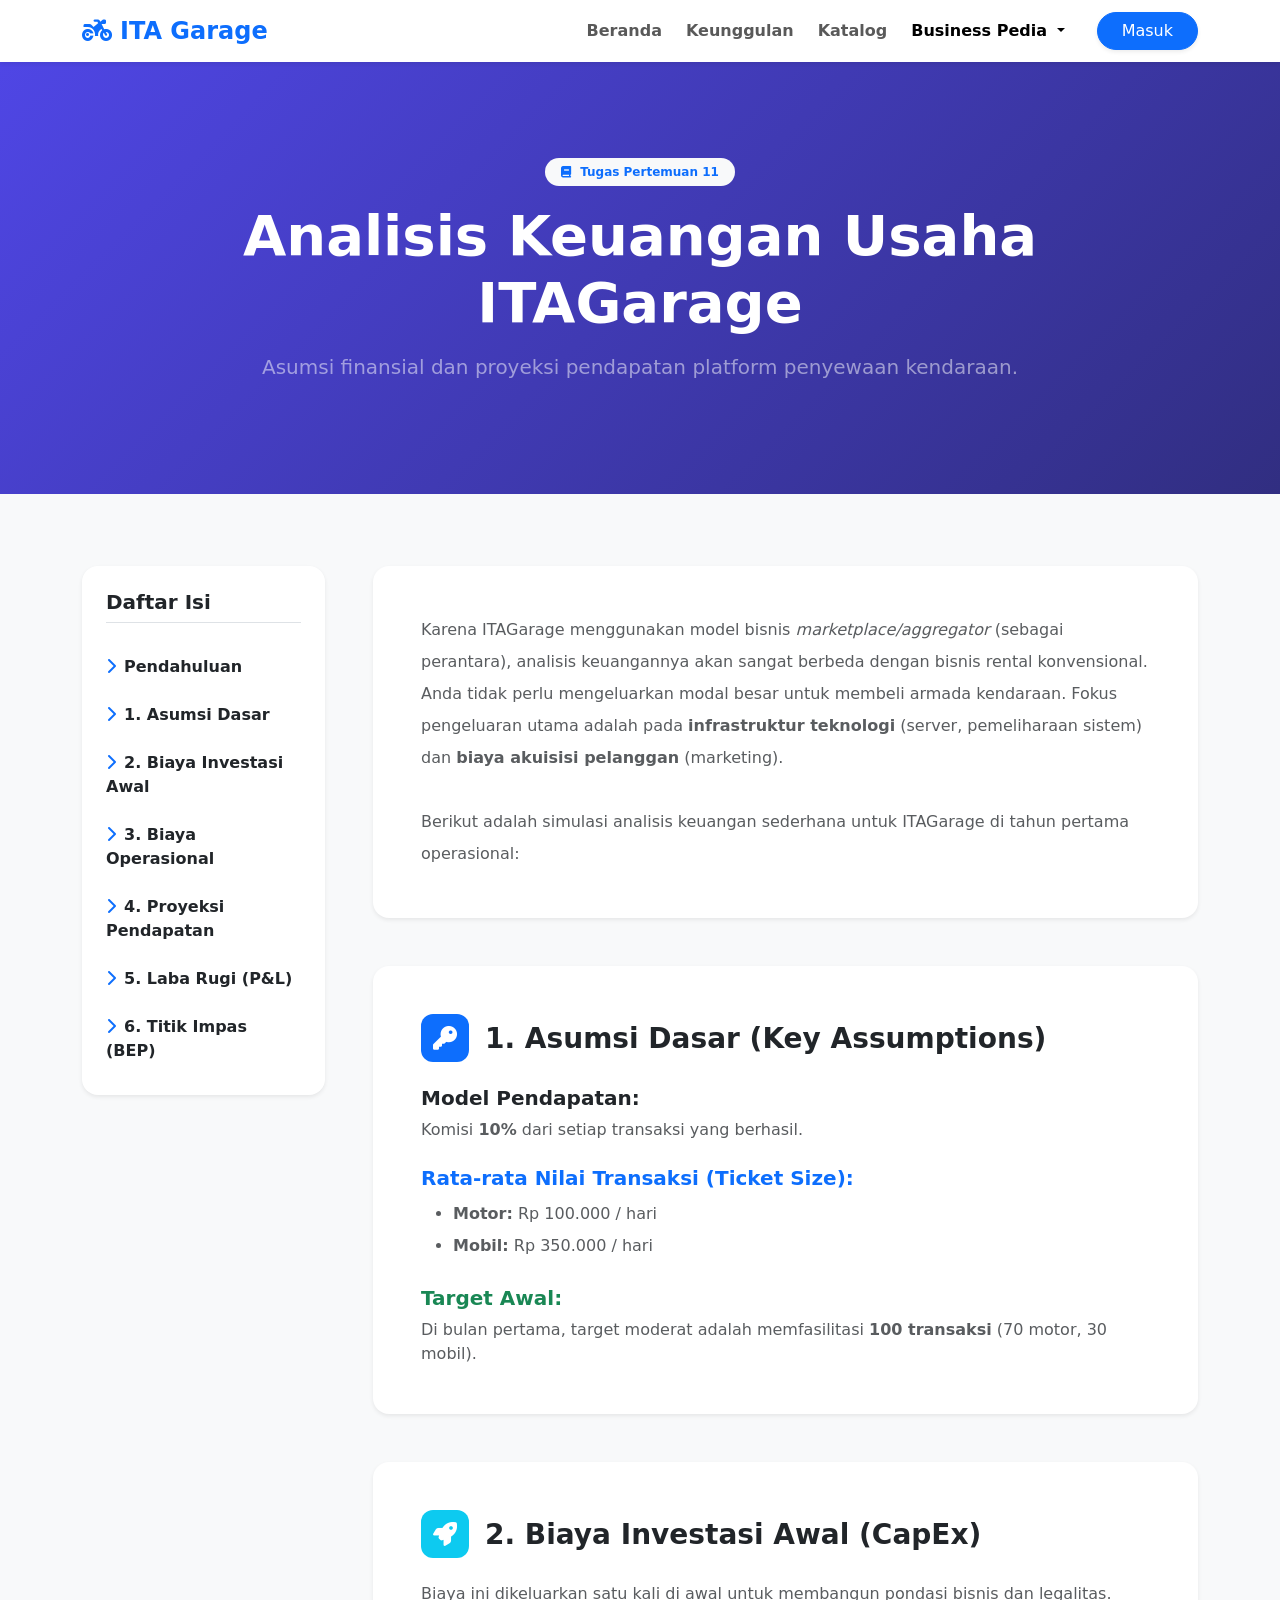
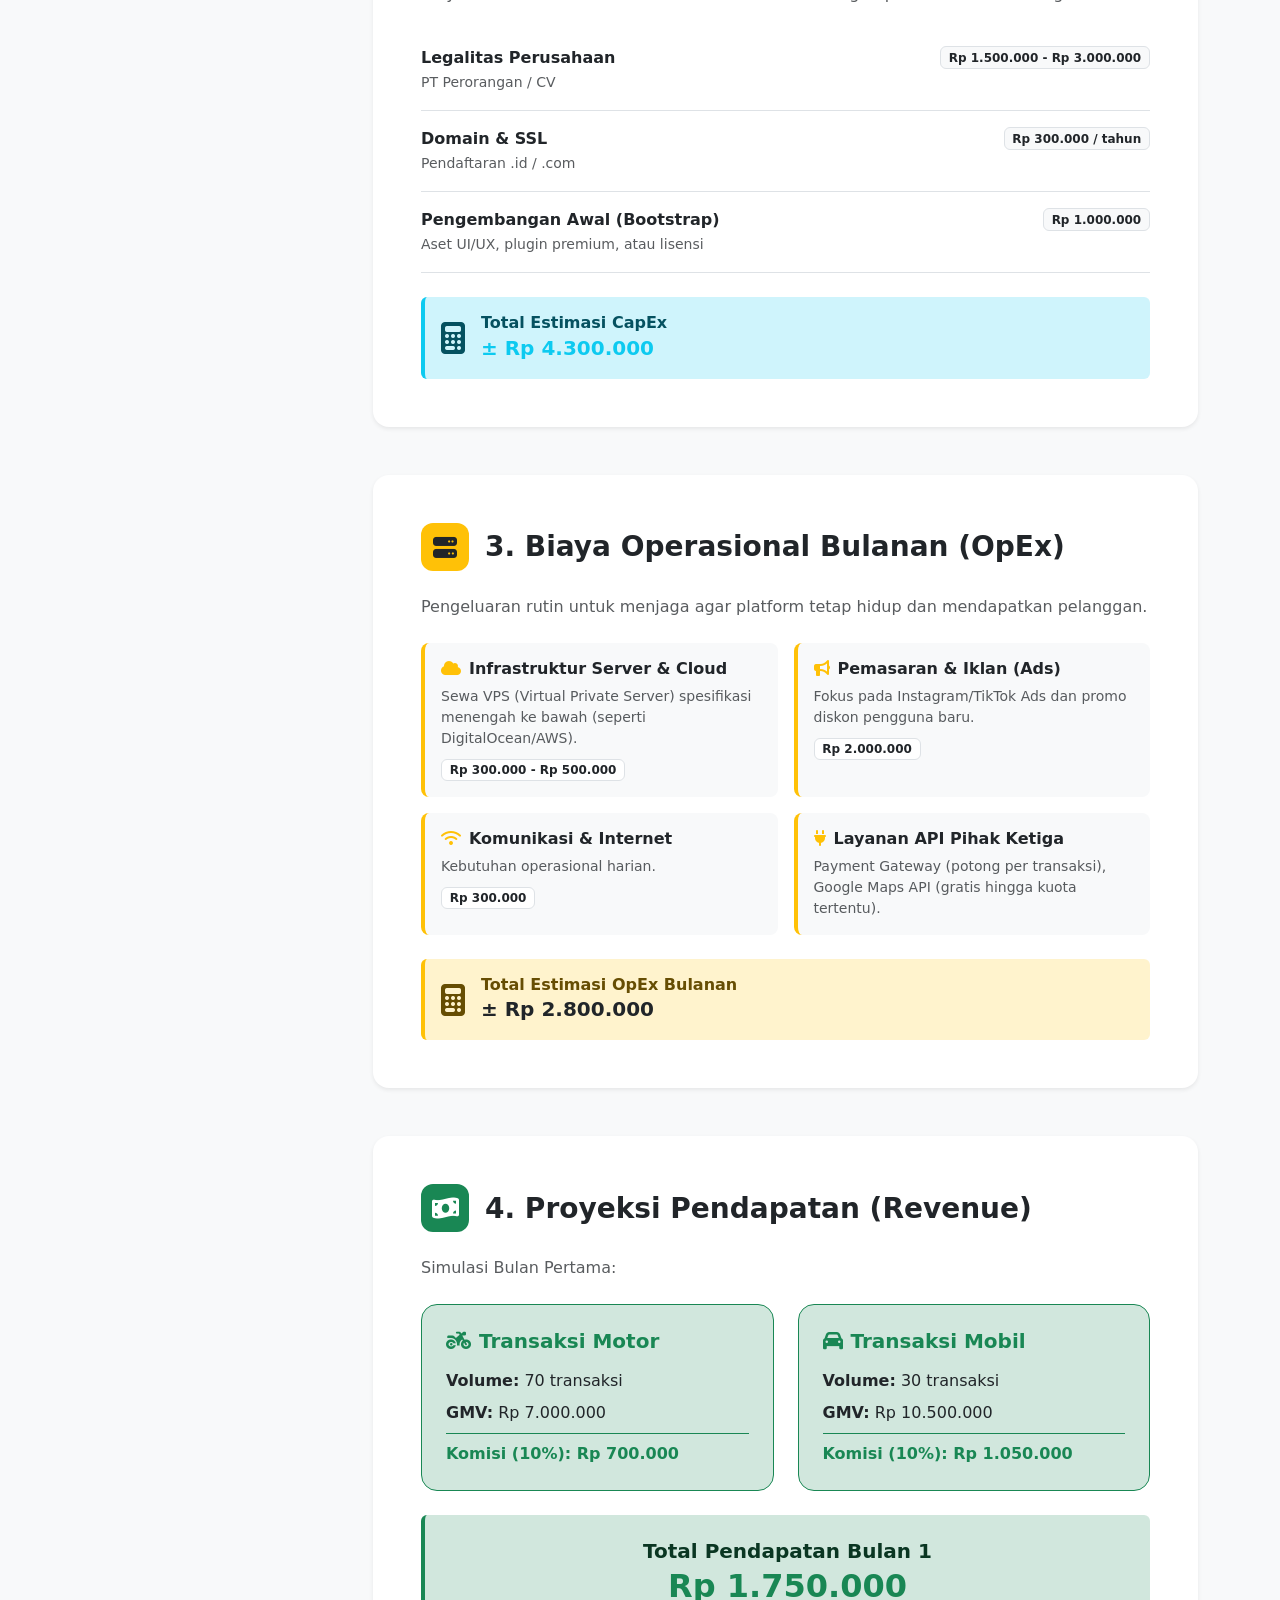
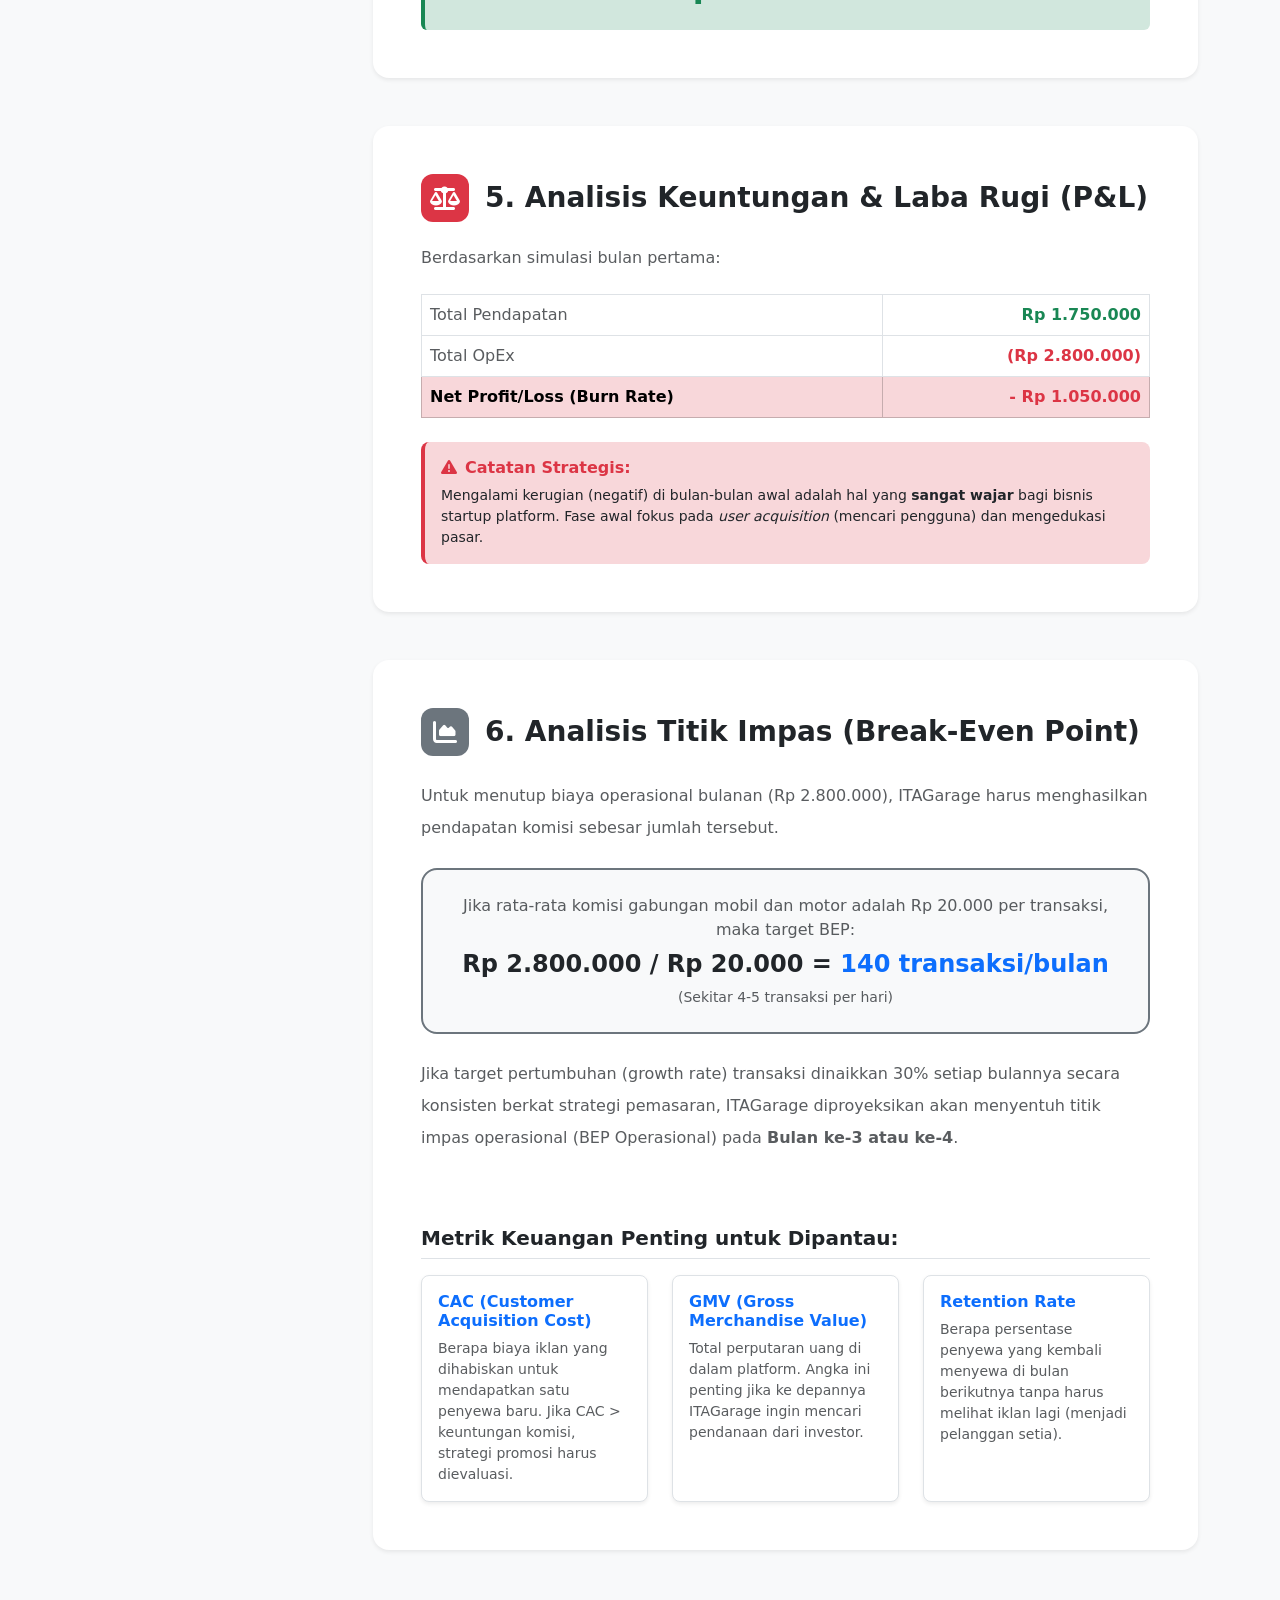
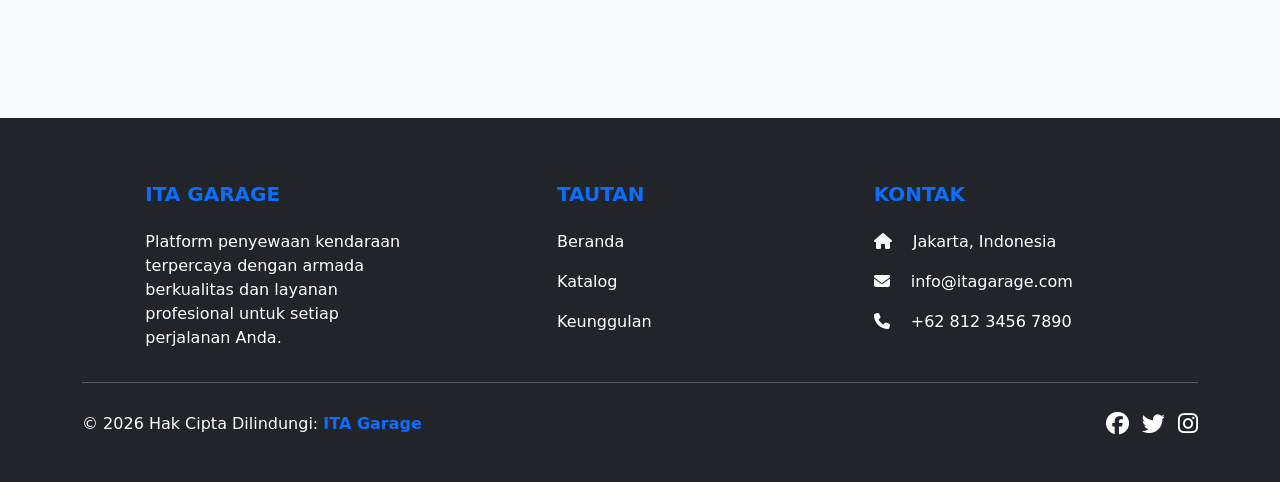
<file: tugas-11.html>
<!DOCTYPE html>
<html lang="id">
<head>
    <meta charset="UTF-8">
    <meta name="viewport" content="width=device-width, initial-scale=1.0">
    <title>Tugas Pertemuan 11 - ITA Garage</title>
    <link href="https://cdn.jsdelivr.net/npm/bootstrap@5.3.2/dist/css/bootstrap.min.css" rel="stylesheet">
    <link rel="stylesheet" href="https://cdnjs.cloudflare.com/ajax/libs/font-awesome/6.4.0/css/all.min.css">
    <link rel="stylesheet" href="css/style.css">
    <style>
        .section-icon {
            width: 48px;
            height: 48px;
            display: flex;
            align-items: center;
            justify-content: center;
            border-radius: 12px;
            font-size: 24px;
        }
    </style>
</head>
<body class="bg-light">

    <!-- Navbar -->
    <nav class="navbar navbar-expand-lg navbar-light bg-white shadow-sm sticky-top">
        <div class="container">
            <a class="navbar-brand fw-bold text-primary fs-4" href="index.html">
                <i class="fas fa-motorcycle me-2"></i>ITA Garage
            </a>
            <button class="navbar-toggler border-0 shadow-none" type="button" data-bs-toggle="collapse" data-bs-target="#navbarNav" aria-controls="navbarNav" aria-expanded="false" aria-label="Toggle navigation">
                <span class="navbar-toggler-icon"></span>
            </button>
            <div class="collapse navbar-collapse" id="navbarNav">
                <ul class="navbar-nav ms-auto align-items-center gap-2">
                    <li class="nav-item">
                        <a class="nav-link fw-semibold" href="index.html">Beranda</a>
                    </li>
                    <li class="nav-item">
                        <a class="nav-link fw-semibold" href="index.html#features">Keunggulan</a>
                    </li>
                    <li class="nav-item">
                        <a class="nav-link fw-semibold" href="catalog.html">Katalog</a>
                    </li>
                    <li class="nav-item dropdown">
                        <a class="nav-link dropdown-toggle active fw-semibold" href="#" id="navbarDropdown" role="button" data-bs-toggle="dropdown" aria-expanded="false">
                            Business Pedia
                        </a>
                        <ul class="dropdown-menu border-0 shadow-sm" aria-labelledby="navbarDropdown">
                            <li><a class="dropdown-item" href="business-plan.html">Business Plan</a></li>
                            <li><a class="dropdown-item" href="seminar-umkm.html">Seminar UMKM Berkelanjutan</a></li>
                            <li><hr class="dropdown-divider"></li>
                            <li><a class="dropdown-item" href="tugas-7.html">Tugas Pertemuan 7</a></li>
                            <li><a class="dropdown-item fw-bold text-primary" href="tugas-11.html">Tugas Pertemuan 11</a></li>
                            <li><a class="dropdown-item" href="tugas-13.html">Tugas Pertemuan 13</a></li>
                            <li><a class="dropdown-item" href="tugas-14.html">Tugas Pertemuan 14</a></li>
                            <li><a class="dropdown-item" href="tugas-15.html">Tugas Pertemuan 15</a></li>
                        </ul>
                    </li>
                    <li class="nav-item ms-lg-3 mt-3 mt-lg-0">
                        <a class="btn btn-primary px-4 rounded-pill shadow-sm" href="login.html">Masuk</a>
                    </li>
                </ul>
            </div>
        </div>
    </nav>

    <!-- Header Section -->
    <div class="bg-dark text-white py-5 position-relative" style="background: linear-gradient(135deg, #4f46e5, #312e81);">
        <div class="container py-5 text-center position-relative z-1">
            <span class="badge bg-light text-primary mb-3 px-3 py-2 rounded-pill"><i class="fas fa-book me-2"></i>Tugas Pertemuan 11</span>
            <h1 class="display-4 fw-bold mb-3">Analisis Keuangan Usaha ITAGarage</h1>
            <p class="lead text-white-50 mx-auto" style="max-width: 800px;">
                Asumsi finansial dan proyeksi pendapatan platform penyewaan kendaraan.
            </p>
        </div>
    </div>

    <!-- Main Content -->
    <section class="py-5">
        <div class="container py-4">
            <div class="row g-5">
                
                <!-- Sidebar Nav for Document -->
                <div class="col-lg-3 d-none d-lg-block">
                    <div class="sticky-top" style="top: 100px;">
                        <div class="card border-0 shadow-sm rounded-4 p-4">
                            <h5 class="fw-bold mb-4 border-bottom pb-2">Daftar Isi</h5>
                            <ul class="nav flex-column gap-2">
                                <li class="nav-item"><a href="#section-intro" class="nav-link px-0 text-dark fw-semibold"><i class="fas fa-chevron-right text-primary me-2 fs-6"></i>Pendahuluan</a></li>
                                <li class="nav-item"><a href="#section-1" class="nav-link px-0 text-dark fw-semibold"><i class="fas fa-chevron-right text-primary me-2 fs-6"></i>1. Asumsi Dasar</a></li>
                                <li class="nav-item"><a href="#section-2" class="nav-link px-0 text-dark fw-semibold"><i class="fas fa-chevron-right text-primary me-2 fs-6"></i>2. Biaya Investasi Awal</a></li>
                                <li class="nav-item"><a href="#section-3" class="nav-link px-0 text-dark fw-semibold"><i class="fas fa-chevron-right text-primary me-2 fs-6"></i>3. Biaya Operasional</a></li>
                                <li class="nav-item"><a href="#section-4" class="nav-link px-0 text-dark fw-semibold"><i class="fas fa-chevron-right text-primary me-2 fs-6"></i>4. Proyeksi Pendapatan</a></li>
                                <li class="nav-item"><a href="#section-5" class="nav-link px-0 text-dark fw-semibold"><i class="fas fa-chevron-right text-primary me-2 fs-6"></i>5. Laba Rugi (P&L)</a></li>
                                <li class="nav-item"><a href="#section-6" class="nav-link px-0 text-dark fw-semibold"><i class="fas fa-chevron-right text-primary me-2 fs-6"></i>6. Titik Impas (BEP)</a></li>
                            </ul>
                        </div>
                    </div>
                </div>

                <!-- Document Content -->
                <div class="col-lg-9">
                    
                    <!-- Intro -->
                    <div id="section-intro" class="card border-0 shadow-sm rounded-4 p-4 p-md-5 mb-5 hover-scale">
                        <p class="text-muted fs-6 lh-lg mb-0">
                            Karena ITAGarage menggunakan model bisnis <em>marketplace/aggregator</em> (sebagai perantara), analisis keuangannya akan sangat berbeda dengan bisnis rental konvensional. Anda tidak perlu mengeluarkan modal besar untuk membeli armada kendaraan. Fokus pengeluaran utama adalah pada <strong>infrastruktur teknologi</strong> (server, pemeliharaan sistem) dan <strong>biaya akuisisi pelanggan</strong> (marketing).
                            <br><br>
                            Berikut adalah simulasi analisis keuangan sederhana untuk ITAGarage di tahun pertama operasional:
                        </p>
                    </div>

                    <!-- Section 1 -->
                    <div id="section-1" class="card border-0 shadow-sm rounded-4 p-4 p-md-5 mb-5 hover-scale">
                        <div class="d-flex align-items-center gap-3 mb-4">
                            <div class="bg-primary text-white section-icon">
                                <i class="fas fa-key"></i>
                            </div>
                            <h3 class="fw-bold mb-0">1. Asumsi Dasar (Key Assumptions)</h3>
                        </div>
                        <h5 class="fw-bold mb-2">Model Pendapatan:</h5>
                        <p class="text-muted mb-4">Komisi <strong>10%</strong> dari setiap transaksi yang berhasil.</p>
                        
                        <h5 class="fw-bold mb-2 text-primary">Rata-rata Nilai Transaksi (Ticket Size):</h5>
                        <ul class="text-muted mb-4 lh-lg">
                            <li><strong>Motor:</strong> Rp 100.000 / hari</li>
                            <li><strong>Mobil:</strong> Rp 350.000 / hari</li>
                        </ul>
                        
                        <h5 class="fw-bold mb-2 text-success">Target Awal:</h5>
                        <p class="text-muted mb-0">Di bulan pertama, target moderat adalah memfasilitasi <strong>100 transaksi</strong> (70 motor, 30 mobil).</p>
                    </div>

                    <!-- Section 2 -->
                    <div id="section-2" class="card border-0 shadow-sm rounded-4 p-4 p-md-5 mb-5 hover-scale">
                        <div class="d-flex align-items-center gap-3 mb-4">
                            <div class="bg-info text-white section-icon">
                                <i class="fas fa-rocket"></i>
                            </div>
                            <h3 class="fw-bold mb-0">2. Biaya Investasi Awal (CapEx)</h3>
                        </div>
                        <p class="text-muted mb-4">Biaya ini dikeluarkan satu kali di awal untuk membangun pondasi bisnis dan legalitas.</p>
                        
                        <ul class="list-group list-group-flush mb-4">
                            <li class="list-group-item bg-transparent d-flex justify-content-between align-items-start border-bottom py-3 px-0">
                                <div>
                                    <div class="fw-bold text-dark">Legalitas Perusahaan</div>
                                    <small class="text-muted">PT Perorangan / CV</small>
                                </div>
                                <span class="badge bg-light text-dark border">Rp 1.500.000 - Rp 3.000.000</span>
                            </li>
                            <li class="list-group-item bg-transparent d-flex justify-content-between align-items-start border-bottom py-3 px-0">
                                <div>
                                    <div class="fw-bold text-dark">Domain & SSL</div>
                                    <small class="text-muted">Pendaftaran .id / .com</small>
                                </div>
                                <span class="badge bg-light text-dark border">Rp 300.000 / tahun</span>
                            </li>
                            <li class="list-group-item bg-transparent d-flex justify-content-between align-items-start border-bottom py-3 px-0">
                                <div>
                                    <div class="fw-bold text-dark">Pengembangan Awal (Bootstrap)</div>
                                    <small class="text-muted">Aset UI/UX, plugin premium, atau lisensi</small>
                                </div>
                                <span class="badge bg-light text-dark border">Rp 1.000.000</span>
                            </li>
                        </ul>
                        <div class="alert alert-info border-0 border-start border-4 border-info d-flex align-items-center mb-0">
                            <i class="fas fa-calculator fa-2x me-3"></i>
                            <div>
                                <h6 class="fw-bold mb-0">Total Estimasi CapEx</h6>
                                <span class="fs-5 fw-bold text-info">± Rp 4.300.000</span>
                            </div>
                        </div>
                    </div>

                    <!-- Section 3 -->
                    <div id="section-3" class="card border-0 shadow-sm rounded-4 p-4 p-md-5 mb-5 hover-scale">
                        <div class="d-flex align-items-center gap-3 mb-4">
                            <div class="bg-warning text-dark section-icon">
                                <i class="fas fa-server"></i>
                            </div>
                            <h3 class="fw-bold mb-0">3. Biaya Operasional Bulanan (OpEx)</h3>
                        </div>
                        <p class="text-muted mb-4">Pengeluaran rutin untuk menjaga agar platform tetap hidup dan mendapatkan pelanggan.</p>
                        
                        <div class="row g-3 mb-4">
                            <div class="col-md-6">
                                <div class="bg-light p-3 rounded-3 h-100 border-start border-4 border-warning">
                                    <h6 class="fw-bold"><i class="fas fa-cloud me-2 text-warning"></i>Infrastruktur Server & Cloud</h6>
                                    <p class="text-muted small mb-2">Sewa VPS (Virtual Private Server) spesifikasi menengah ke bawah (seperti DigitalOcean/AWS).</p>
                                    <span class="badge bg-white text-dark border">Rp 300.000 - Rp 500.000</span>
                                </div>
                            </div>
                            <div class="col-md-6">
                                <div class="bg-light p-3 rounded-3 h-100 border-start border-4 border-warning">
                                    <h6 class="fw-bold"><i class="fas fa-bullhorn me-2 text-warning"></i>Pemasaran & Iklan (Ads)</h6>
                                    <p class="text-muted small mb-2">Fokus pada Instagram/TikTok Ads dan promo diskon pengguna baru.</p>
                                    <span class="badge bg-white text-dark border">Rp 2.000.000</span>
                                </div>
                            </div>
                            <div class="col-md-6">
                                <div class="bg-light p-3 rounded-3 h-100 border-start border-4 border-warning">
                                    <h6 class="fw-bold"><i class="fas fa-wifi me-2 text-warning"></i>Komunikasi & Internet</h6>
                                    <p class="text-muted small mb-2">Kebutuhan operasional harian.</p>
                                    <span class="badge bg-white text-dark border">Rp 300.000</span>
                                </div>
                            </div>
                            <div class="col-md-6">
                                <div class="bg-light p-3 rounded-3 h-100 border-start border-4 border-warning">
                                    <h6 class="fw-bold"><i class="fas fa-plug me-2 text-warning"></i>Layanan API Pihak Ketiga</h6>
                                    <p class="text-muted small mb-0">Payment Gateway (potong per transaksi), Google Maps API (gratis hingga kuota tertentu).</p>
                                </div>
                            </div>
                        </div>

                        <div class="alert alert-warning border-0 border-start border-4 border-warning d-flex align-items-center mb-0">
                            <i class="fas fa-calculator fa-2x me-3"></i>
                            <div>
                                <h6 class="fw-bold mb-0">Total Estimasi OpEx Bulanan</h6>
                                <span class="fs-5 fw-bold text-dark">± Rp 2.800.000</span>
                            </div>
                        </div>
                    </div>

                    <!-- Section 4 -->
                    <div id="section-4" class="card border-0 shadow-sm rounded-4 p-4 p-md-5 mb-5 hover-scale">
                        <div class="d-flex align-items-center gap-3 mb-4">
                            <div class="bg-success text-white section-icon">
                                <i class="fas fa-money-bill-wave"></i>
                            </div>
                            <h3 class="fw-bold mb-0">4. Proyeksi Pendapatan (Revenue)</h3>
                        </div>
                        <p class="text-muted mb-4">Simulasi Bulan Pertama:</p>

                        <div class="row g-4 mb-4">
                            <div class="col-md-6">
                                <div class="p-4 bg-success-subtle rounded-4 h-100 border border-success">
                                    <h5 class="fw-bold text-success mb-3"><i class="fas fa-motorcycle me-2"></i>Transaksi Motor</h5>
                                    <ul class="list-unstyled mb-0 text-dark">
                                        <li class="mb-2"><strong>Volume:</strong> 70 transaksi</li>
                                        <li class="mb-2"><strong>GMV:</strong> Rp 7.000.000</li>
                                        <li class="pt-2 border-top border-success mt-2">
                                            <strong class="text-success">Komisi (10%): Rp 700.000</strong>
                                        </li>
                                    </ul>
                                </div>
                            </div>
                            <div class="col-md-6">
                                <div class="p-4 bg-success-subtle rounded-4 h-100 border border-success">
                                    <h5 class="fw-bold text-success mb-3"><i class="fas fa-car me-2"></i>Transaksi Mobil</h5>
                                    <ul class="list-unstyled mb-0 text-dark">
                                        <li class="mb-2"><strong>Volume:</strong> 30 transaksi</li>
                                        <li class="mb-2"><strong>GMV:</strong> Rp 10.500.000</li>
                                        <li class="pt-2 border-top border-success mt-2">
                                            <strong class="text-success">Komisi (10%): Rp 1.050.000</strong>
                                        </li>
                                    </ul>
                                </div>
                            </div>
                        </div>

                        <div class="alert alert-success border-0 border-start border-4 border-success text-center mb-0 py-4">
                            <h5 class="fw-bold mb-1">Total Pendapatan Bulan 1</h5>
                            <h2 class="fw-bold text-success mb-0">Rp 1.750.000</h2>
                        </div>
                    </div>

                    <!-- Section 5 -->
                    <div id="section-5" class="card border-0 shadow-sm rounded-4 p-4 p-md-5 mb-5 hover-scale">
                        <div class="d-flex align-items-center gap-3 mb-4">
                            <div class="bg-danger text-white section-icon">
                                <i class="fas fa-balance-scale"></i>
                            </div>
                            <h3 class="fw-bold mb-0">5. Analisis Keuntungan & Laba Rugi (P&L)</h3>
                        </div>
                        <p class="text-muted mb-4">Berdasarkan simulasi bulan pertama:</p>

                        <table class="table table-bordered mb-4">
                            <tbody>
                                <tr>
                                    <td class="text-muted">Total Pendapatan</td>
                                    <td class="text-end fw-bold text-success">Rp 1.750.000</td>
                                </tr>
                                <tr>
                                    <td class="text-muted">Total OpEx</td>
                                    <td class="text-end fw-bold text-danger">(Rp 2.800.000)</td>
                                </tr>
                                <tr class="table-danger">
                                    <td class="fw-bold">Net Profit/Loss (Burn Rate)</td>
                                    <td class="text-end fw-bold text-danger">- Rp 1.050.000</td>
                                </tr>
                            </tbody>
                        </table>

                        <div class="bg-danger-subtle p-3 rounded-3 border-start border-4 border-danger">
                            <h6 class="fw-bold text-danger"><i class="fas fa-exclamation-triangle me-2"></i>Catatan Strategis:</h6>
                            <p class="text-dark small mb-0">Mengalami kerugian (negatif) di bulan-bulan awal adalah hal yang <strong>sangat wajar</strong> bagi bisnis startup platform. Fase awal fokus pada <em>user acquisition</em> (mencari pengguna) dan mengedukasi pasar.</p>
                        </div>
                    </div>

                    <!-- Section 6 -->
                    <div id="section-6" class="card border-0 shadow-sm rounded-4 p-4 p-md-5 mb-5 hover-scale">
                        <div class="d-flex align-items-center gap-3 mb-4">
                            <div class="bg-secondary text-white section-icon">
                                <i class="fas fa-chart-area"></i>
                            </div>
                            <h3 class="fw-bold mb-0">6. Analisis Titik Impas (Break-Even Point)</h3>
                        </div>
                        
                        <p class="text-muted lh-lg mb-4">
                            Untuk menutup biaya operasional bulanan (Rp 2.800.000), ITAGarage harus menghasilkan pendapatan komisi sebesar jumlah tersebut.
                        </p>

                        <div class="bg-light p-4 rounded-4 text-center mb-4 border border-2 border-dashed border-secondary">
                            <p class="mb-2 text-muted">Jika rata-rata komisi gabungan mobil dan motor adalah Rp 20.000 per transaksi, maka target BEP:</p>
                            <h4 class="fw-bold text-dark mb-0">Rp 2.800.000 / Rp 20.000 = <span class="text-primary">140 transaksi/bulan</span></h4>
                            <p class="small text-muted mt-2 mb-0">(Sekitar 4-5 transaksi per hari)</p>
                        </div>

                        <p class="text-muted lh-lg mb-4">
                            Jika target pertumbuhan (growth rate) transaksi dinaikkan 30% setiap bulannya secara konsisten berkat strategi pemasaran, ITAGarage diproyeksikan akan menyentuh titik impas operasional (BEP Operasional) pada <strong>Bulan ke-3 atau ke-4</strong>.
                        </p>

                        <h5 class="fw-bold mb-3 mt-5 border-bottom pb-2">Metrik Keuangan Penting untuk Dipantau:</h5>
                        <div class="row g-4">
                            <div class="col-md-4">
                                <div class="bg-white p-3 rounded-3 h-100 border shadow-sm">
                                    <h6 class="fw-bold text-primary">CAC (Customer Acquisition Cost)</h6>
                                    <p class="text-muted small mb-0">Berapa biaya iklan yang dihabiskan untuk mendapatkan satu penyewa baru. Jika CAC > keuntungan komisi, strategi promosi harus dievaluasi.</p>
                                </div>
                            </div>
                            <div class="col-md-4">
                                <div class="bg-white p-3 rounded-3 h-100 border shadow-sm">
                                    <h6 class="fw-bold text-primary">GMV (Gross Merchandise Value)</h6>
                                    <p class="text-muted small mb-0">Total perputaran uang di dalam platform. Angka ini penting jika ke depannya ITAGarage ingin mencari pendanaan dari investor.</p>
                                </div>
                            </div>
                            <div class="col-md-4">
                                <div class="bg-white p-3 rounded-3 h-100 border shadow-sm">
                                    <h6 class="fw-bold text-primary">Retention Rate</h6>
                                    <p class="text-muted small mb-0">Berapa persentase penyewa yang kembali menyewa di bulan berikutnya tanpa harus melihat iklan lagi (menjadi pelanggan setia).</p>
                                </div>
                            </div>
                        </div>
                    </div>

                </div>
            </div>
        </div>
    </section>

    <!-- Footer -->
    <footer class="bg-dark text-white pt-5 pb-4 mt-5">
        <div class="container text-center text-md-start">
            <div class="row text-center text-md-start">
                <div class="col-md-3 col-lg-3 col-xl-3 mx-auto mt-3">
                    <h5 class="text-uppercase mb-4 fw-bold text-primary">ITA Garage</h5>
                    <p>Platform penyewaan kendaraan terpercaya dengan armada berkualitas dan layanan profesional untuk setiap perjalanan Anda.</p>
                </div>
                <div class="col-md-2 col-lg-2 col-xl-2 mx-auto mt-3">
                    <h5 class="text-uppercase mb-4 fw-bold text-primary">Tautan</h5>
                    <p><a href="index.html" class="text-white text-decoration-none">Beranda</a></p>
                    <p><a href="catalog.html" class="text-white text-decoration-none">Katalog</a></p>
                    <p><a href="index.html#features" class="text-white text-decoration-none">Keunggulan</a></p>
                </div>
                <div class="col-md-4 col-lg-3 col-xl-3 mx-auto mt-3">
                    <h5 class="text-uppercase mb-4 fw-bold text-primary">Kontak</h5>
                    <p><i class="fas fa-home me-3"></i> Jakarta, Indonesia</p>
                    <p><i class="fas fa-envelope me-3"></i> info@itagarage.com</p>
                    <p><i class="fas fa-phone me-3"></i> +62 812 3456 7890</p>
                </div>
            </div>
            <hr class="mb-4">
            <div class="row align-items-center">
                <div class="col-md-7 col-lg-8">
                    <p class="text-center text-md-start">© 2026 Hak Cipta Dilindungi:
                        <a href="#" class="text-decoration-none"><strong class="text-primary">ITA Garage</strong></a>
                    </p>
                </div>
                <div class="col-md-5 col-lg-4">
                    <div class="text-center text-md-end">
                        <ul class="list-unstyled list-inline">
                            <li class="list-inline-item"><a href="#" class="btn-floating btn-sm text-white" style="font-size: 23px;"><i class="fab fa-facebook"></i></a></li>
                            <li class="list-inline-item"><a href="#" class="btn-floating btn-sm text-white" style="font-size: 23px;"><i class="fab fa-twitter"></i></a></li>
                            <li class="list-inline-item"><a href="#" class="btn-floating btn-sm text-white" style="font-size: 23px;"><i class="fab fa-instagram"></i></a></li>
                        </ul>
                    </div>
                </div>
            </div>
        </div>
    </footer>

    <script src="https://cdn.jsdelivr.net/npm/bootstrap@5.3.2/dist/js/bootstrap.bundle.min.js"></script>
    <script src="js/script.js"></script>
</body>
</html>
</file>
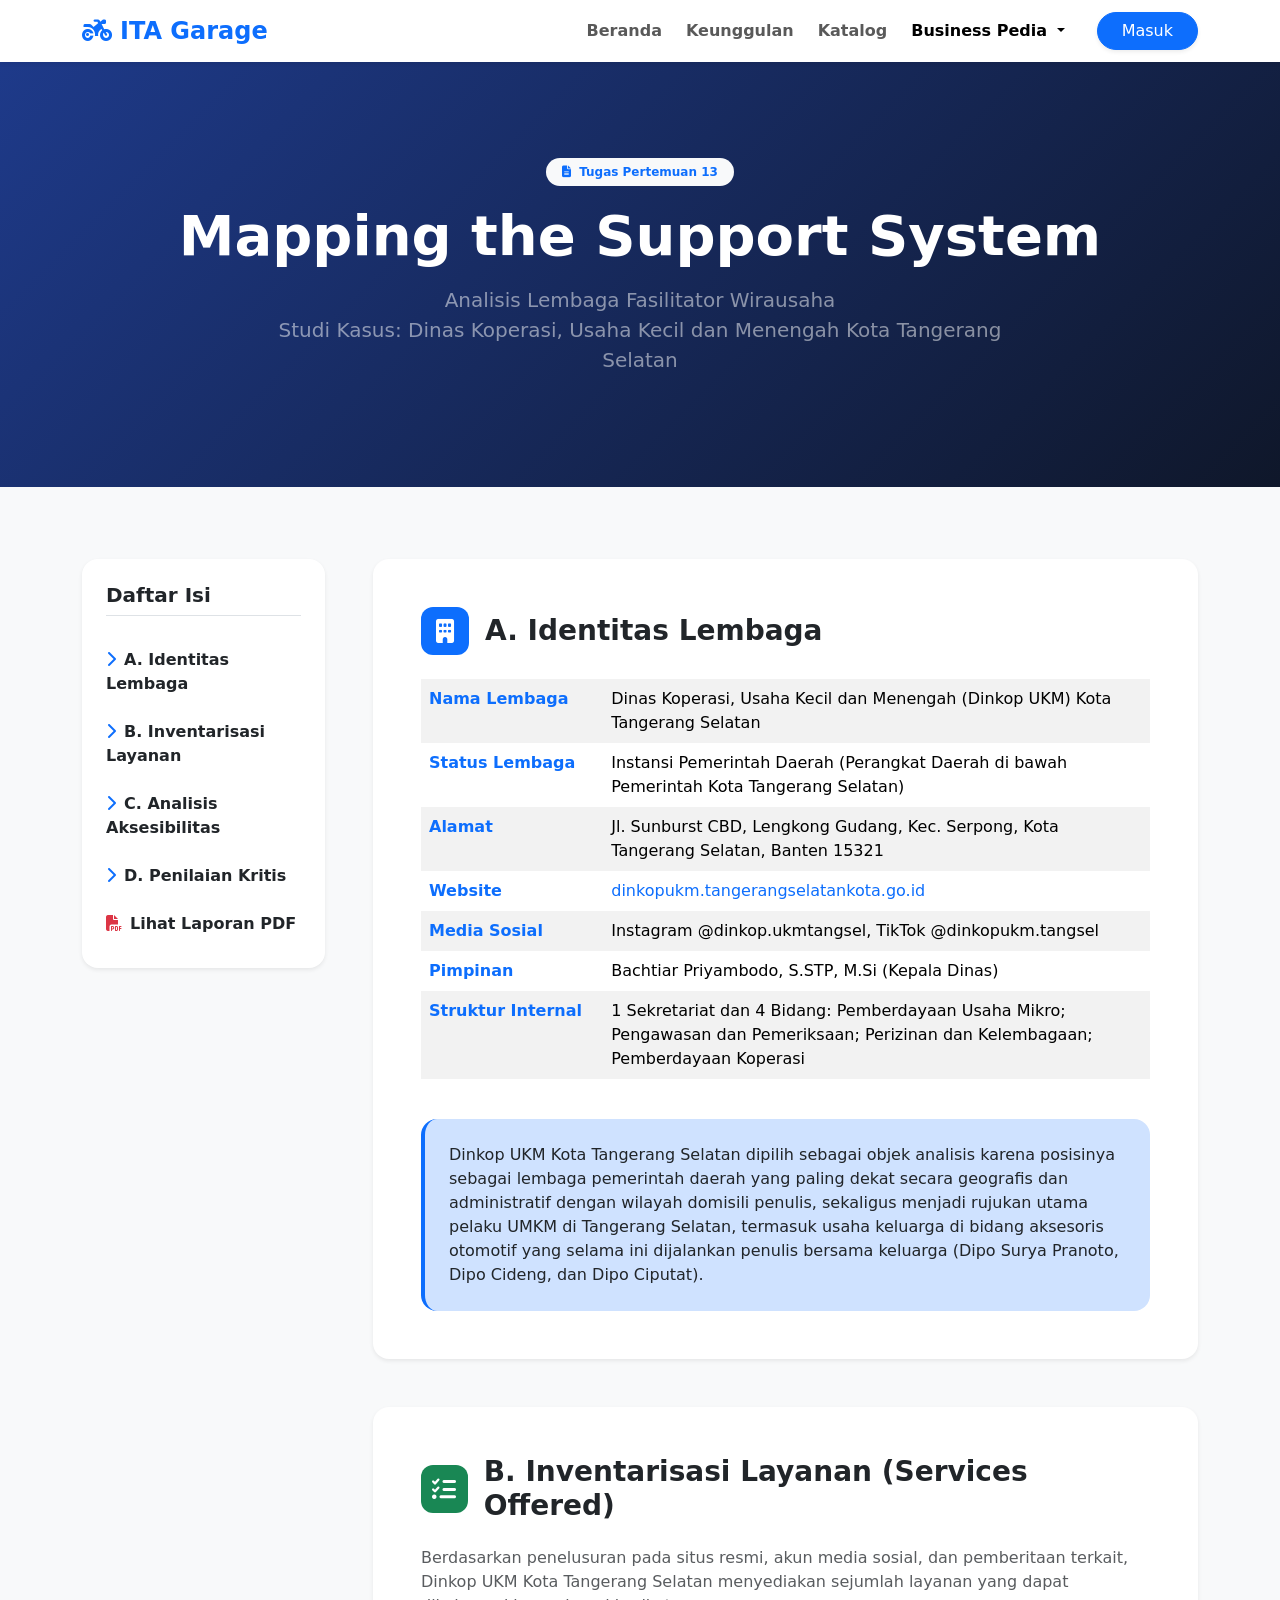
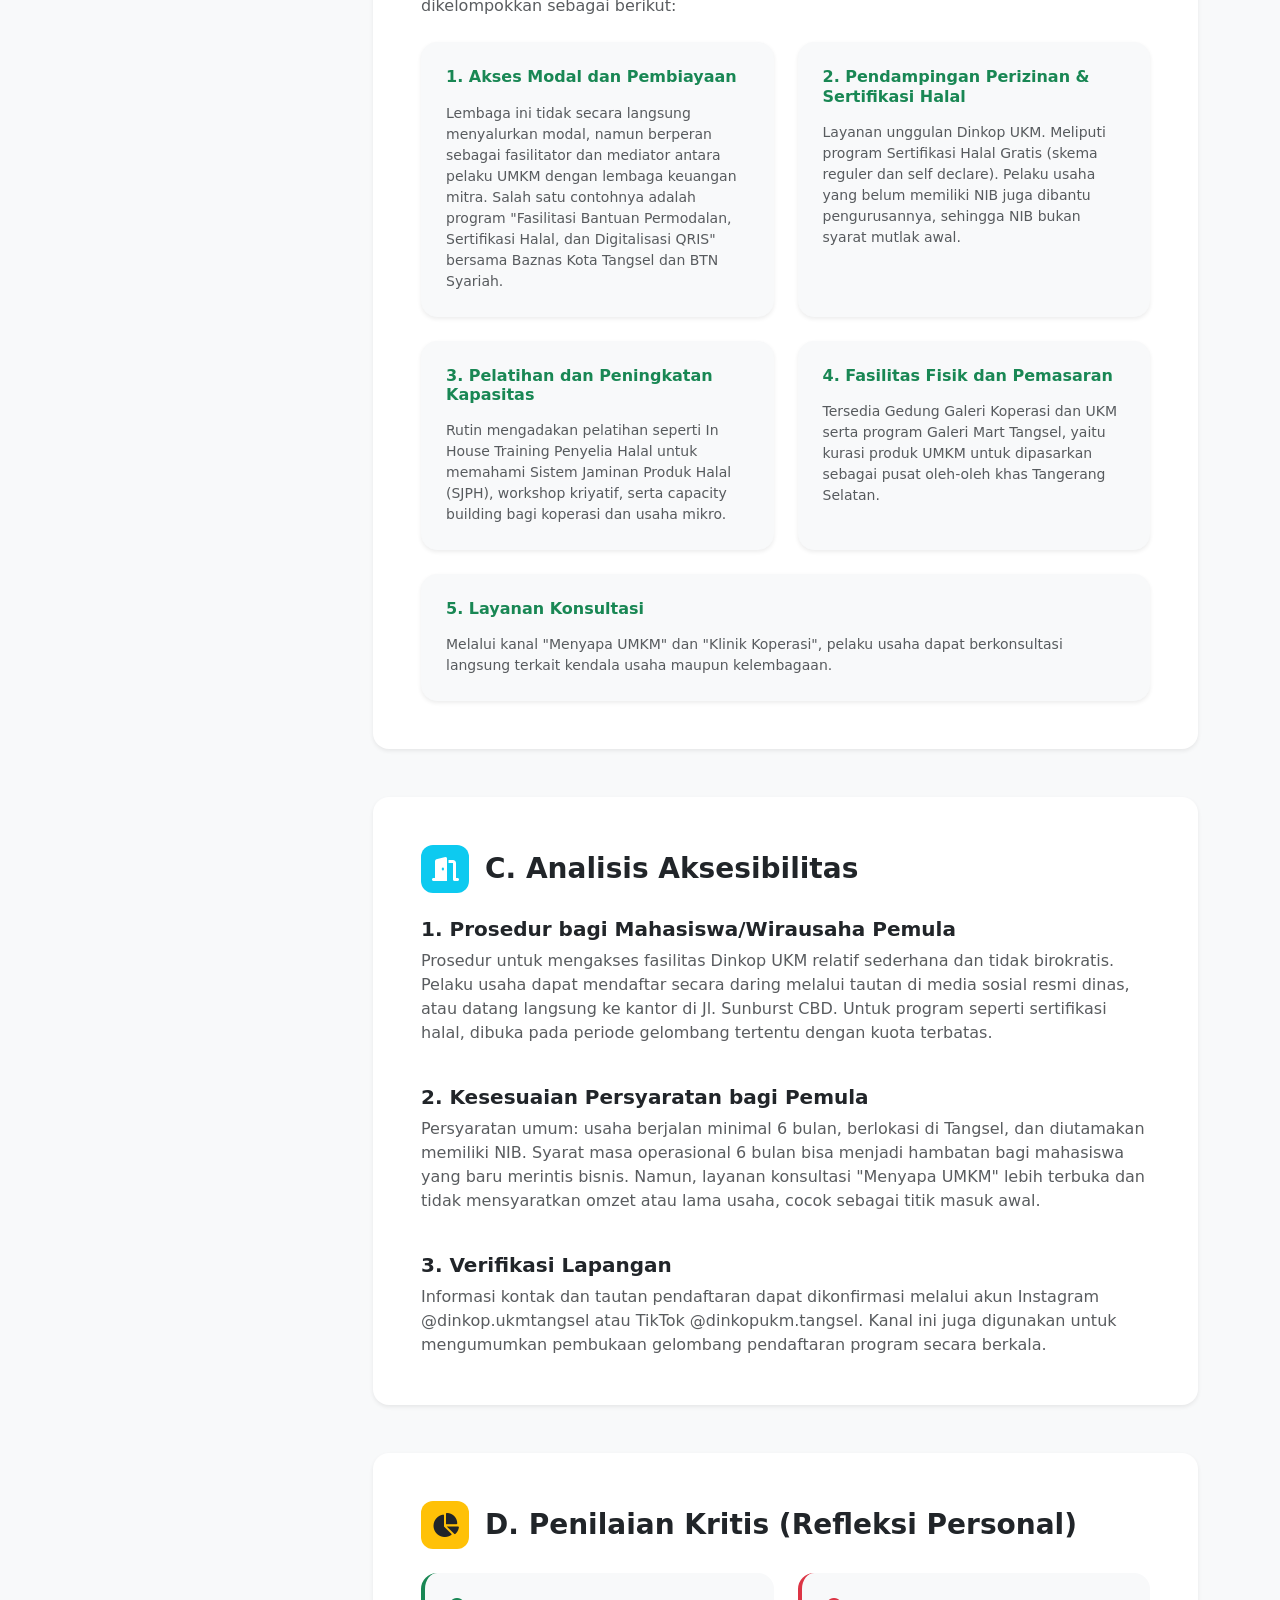
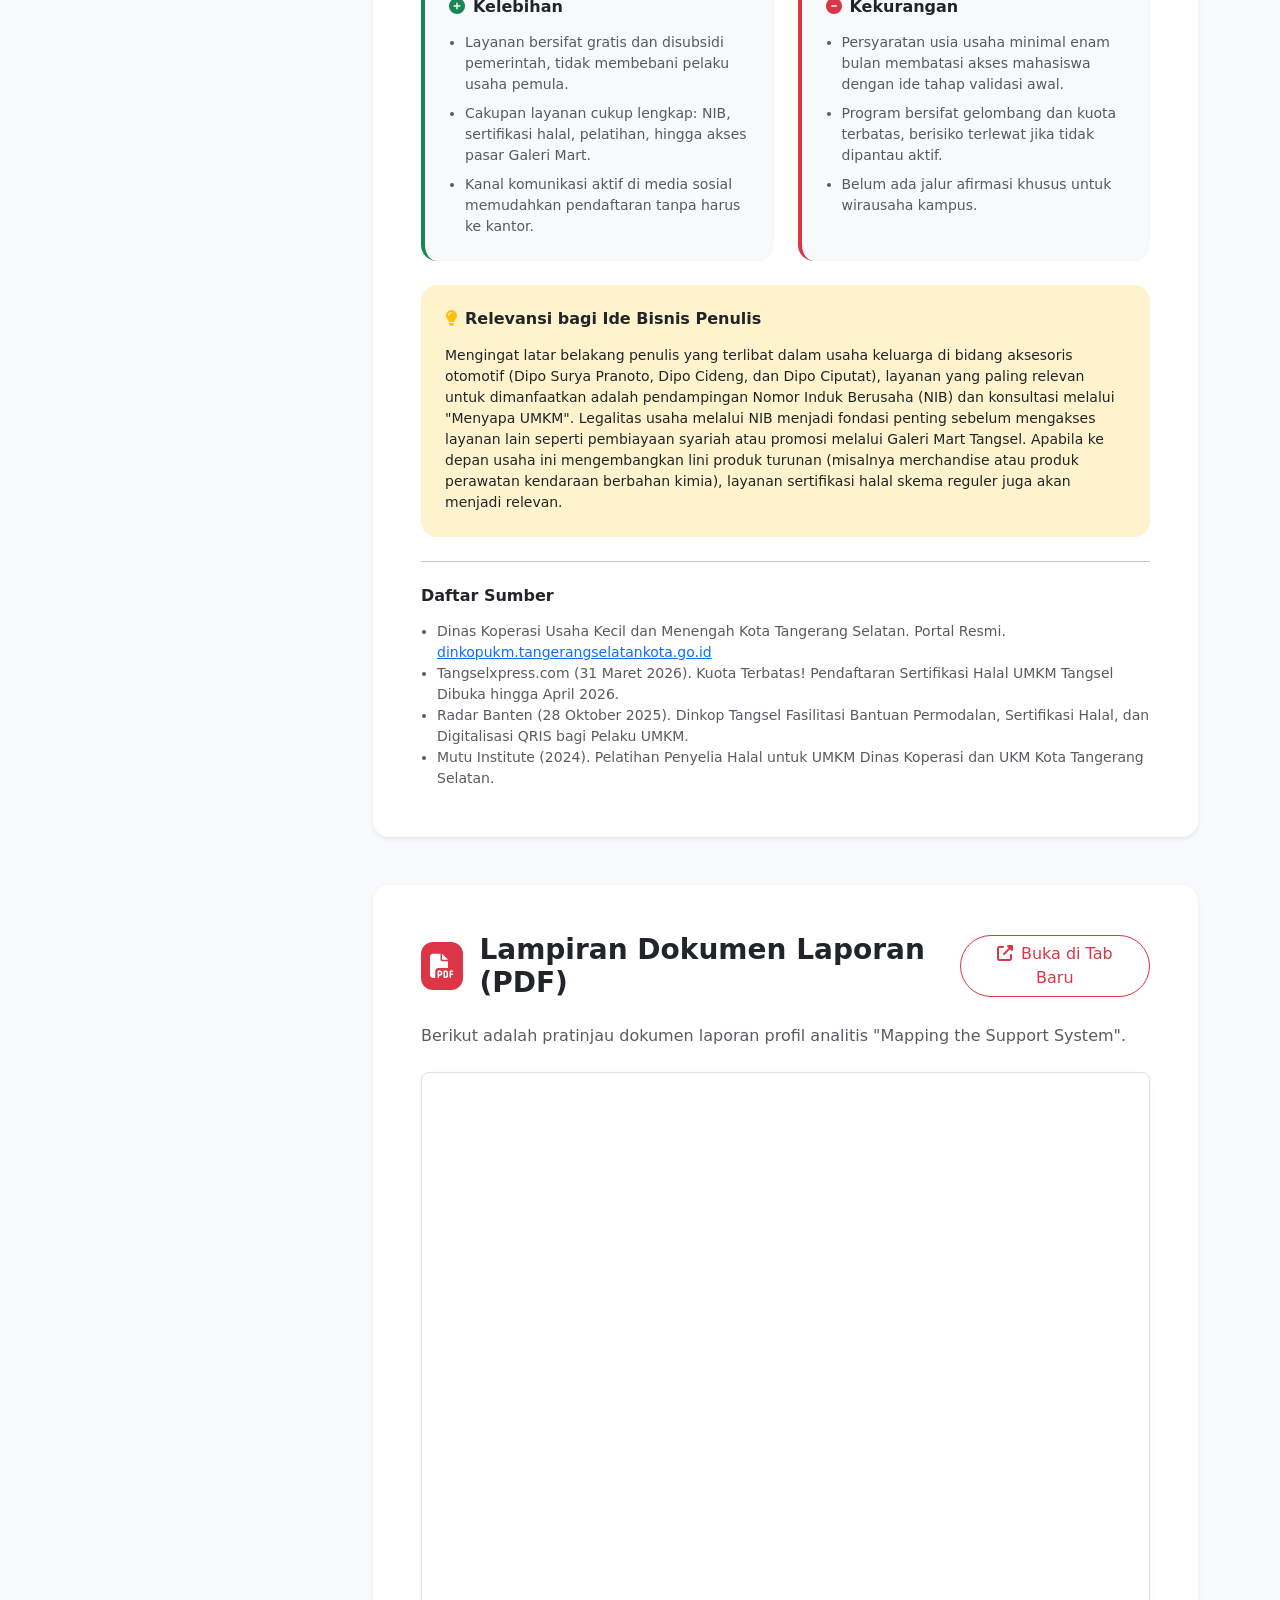
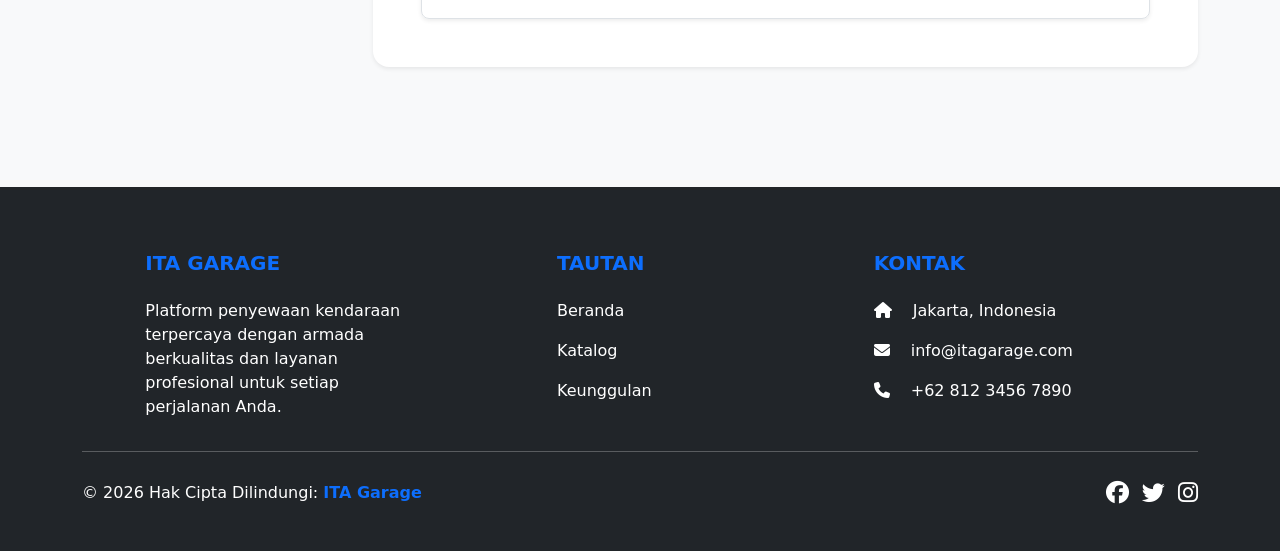
<file: tugas-13.html>
<!DOCTYPE html>
<html lang="id">
<head>
    <meta charset="UTF-8">
    <meta name="viewport" content="width=device-width, initial-scale=1.0">
    <title>Tugas Pertemuan 13 - ITA Garage</title>
    <link href="https://cdn.jsdelivr.net/npm/bootstrap@5.3.2/dist/css/bootstrap.min.css" rel="stylesheet">
    <link rel="stylesheet" href="https://cdnjs.cloudflare.com/ajax/libs/font-awesome/6.4.0/css/all.min.css">
    <link rel="stylesheet" href="css/style.css">
    <style>
        .section-icon {
            width: 48px;
            height: 48px;
            display: flex;
            align-items: center;
            justify-content: center;
            border-radius: 12px;
            font-size: 24px;
        }
    </style>
</head>
<body class="bg-light">

    <!-- Navbar -->
    <nav class="navbar navbar-expand-lg navbar-light bg-white shadow-sm sticky-top">
        <div class="container">
            <a class="navbar-brand fw-bold text-primary fs-4" href="index.html">
                <i class="fas fa-motorcycle me-2"></i>ITA Garage
            </a>
            <button class="navbar-toggler border-0 shadow-none" type="button" data-bs-toggle="collapse" data-bs-target="#navbarNav" aria-controls="navbarNav" aria-expanded="false" aria-label="Toggle navigation">
                <span class="navbar-toggler-icon"></span>
            </button>
            <div class="collapse navbar-collapse" id="navbarNav">
                <ul class="navbar-nav ms-auto align-items-center gap-2">
                    <li class="nav-item">
                        <a class="nav-link fw-semibold" href="index.html">Beranda</a>
                    </li>
                    <li class="nav-item">
                        <a class="nav-link fw-semibold" href="index.html#features">Keunggulan</a>
                    </li>
                    <li class="nav-item">
                        <a class="nav-link fw-semibold" href="catalog.html">Katalog</a>
                    </li>
                    <li class="nav-item dropdown">
                        <a class="nav-link dropdown-toggle active fw-semibold" href="#" id="navbarDropdown" role="button" data-bs-toggle="dropdown" aria-expanded="false">
                            Business Pedia
                        </a>
                        <ul class="dropdown-menu border-0 shadow-sm" aria-labelledby="navbarDropdown">
                            <li><a class="dropdown-item" href="business-plan.html">Business Plan</a></li>
                            <li><a class="dropdown-item" href="seminar-umkm.html">Seminar UMKM Berkelanjutan</a></li>
                            <li><hr class="dropdown-divider"></li>
                            <li><a class="dropdown-item" href="tugas-7.html">Tugas Pertemuan 7</a></li>
                            <li><a class="dropdown-item" href="tugas-11.html">Tugas Pertemuan 11</a></li>
                            <li><a class="dropdown-item fw-bold text-primary" href="tugas-13.html">Tugas Pertemuan 13</a></li>
                            <li><a class="dropdown-item" href="#">Tugas Pertemuan 14</a></li>
                            <li><a class="dropdown-item" href="tugas-15.html">Tugas Pertemuan 15</a></li>
                        </ul>
                    </li>
                    <li class="nav-item ms-lg-3 mt-3 mt-lg-0">
                        <a class="btn btn-primary px-4 rounded-pill shadow-sm" href="login.html">Masuk</a>
                    </li>
                </ul>
            </div>
        </div>
    </nav>

    <!-- Header Section -->
    <div class="bg-dark text-white py-5 position-relative" style="background: linear-gradient(135deg, #1e3a8a, #0f172a);">
        <div class="container py-5 text-center position-relative z-1">
            <span class="badge bg-light text-primary mb-3 px-3 py-2 rounded-pill"><i class="fas fa-file-alt me-2"></i>Tugas Pertemuan 13</span>
            <h1 class="display-4 fw-bold mb-3">Mapping the Support System</h1>
            <p class="lead text-white-50 mx-auto" style="max-width: 800px;">
                Analisis Lembaga Fasilitator Wirausaha<br>
                <strong>Studi Kasus: Dinas Koperasi, Usaha Kecil dan Menengah Kota Tangerang Selatan</strong>
            </p>
        </div>
    </div>

    <!-- Main Content -->
    <section class="py-5">
        <div class="container py-4">
            <div class="row g-5">
                
                <!-- Sidebar Nav for Document -->
                <div class="col-lg-3 d-none d-lg-block">
                    <div class="sticky-top" style="top: 100px;">
                        <div class="card border-0 shadow-sm rounded-4 p-4">
                            <h5 class="fw-bold mb-4 border-bottom pb-2">Daftar Isi</h5>
                            <ul class="nav flex-column gap-2">
                                <li class="nav-item"><a href="#section-a" class="nav-link px-0 text-dark fw-semibold"><i class="fas fa-chevron-right text-primary me-2 fs-6"></i>A. Identitas Lembaga</a></li>
                                <li class="nav-item"><a href="#section-b" class="nav-link px-0 text-dark fw-semibold"><i class="fas fa-chevron-right text-primary me-2 fs-6"></i>B. Inventarisasi Layanan</a></li>
                                <li class="nav-item"><a href="#section-c" class="nav-link px-0 text-dark fw-semibold"><i class="fas fa-chevron-right text-primary me-2 fs-6"></i>C. Analisis Aksesibilitas</a></li>
                                <li class="nav-item"><a href="#section-d" class="nav-link px-0 text-dark fw-semibold"><i class="fas fa-chevron-right text-primary me-2 fs-6"></i>D. Penilaian Kritis</a></li>
                                <li class="nav-item"><a href="#section-pdf" class="nav-link px-0 text-dark fw-semibold"><i class="fas fa-file-pdf text-danger me-2 fs-6"></i>Lihat Laporan PDF</a></li>
                            </ul>
                        </div>
                    </div>
                </div>

                <!-- Document Content -->
                <div class="col-lg-9">
                    
                    <!-- A. Identitas Lembaga -->
                    <div id="section-a" class="card border-0 shadow-sm rounded-4 p-4 p-md-5 mb-5 hover-scale">
                        <div class="d-flex align-items-center gap-3 mb-4">
                            <div class="bg-primary text-white section-icon">
                                <i class="fas fa-building"></i>
                            </div>
                            <h3 class="fw-bold mb-0">A. Identitas Lembaga</h3>
                        </div>
                        
                        <div class="table-responsive mb-4">
                            <table class="table table-borderless table-striped">
                                <tbody>
                                    <tr>
                                        <th scope="row" class="w-25 text-primary">Nama Lembaga</th>
                                        <td>Dinas Koperasi, Usaha Kecil dan Menengah (Dinkop UKM) Kota Tangerang Selatan</td>
                                    </tr>
                                    <tr>
                                        <th scope="row" class="text-primary">Status Lembaga</th>
                                        <td>Instansi Pemerintah Daerah (Perangkat Daerah di bawah Pemerintah Kota Tangerang Selatan)</td>
                                    </tr>
                                    <tr>
                                        <th scope="row" class="text-primary">Alamat</th>
                                        <td>Jl. Sunburst CBD, Lengkong Gudang, Kec. Serpong, Kota Tangerang Selatan, Banten 15321</td>
                                    </tr>
                                    <tr>
                                        <th scope="row" class="text-primary">Website</th>
                                        <td><a href="https://dinkopukm.tangerangselatankota.go.id" target="_blank" class="text-decoration-none">dinkopukm.tangerangselatankota.go.id</a></td>
                                    </tr>
                                    <tr>
                                        <th scope="row" class="text-primary">Media Sosial</th>
                                        <td>Instagram @dinkop.ukmtangsel, TikTok @dinkopukm.tangsel</td>
                                    </tr>
                                    <tr>
                                        <th scope="row" class="text-primary">Pimpinan</th>
                                        <td>Bachtiar Priyambodo, S.STP, M.Si (Kepala Dinas)</td>
                                    </tr>
                                    <tr>
                                        <th scope="row" class="text-primary">Struktur Internal</th>
                                        <td>1 Sekretariat dan 4 Bidang: Pemberdayaan Usaha Mikro; Pengawasan dan Pemeriksaan; Perizinan dan Kelembagaan; Pemberdayaan Koperasi</td>
                                    </tr>
                                </tbody>
                            </table>
                        </div>
                        
                        <div class="bg-primary-subtle p-4 rounded-4 border-start border-4 border-primary">
                            <p class="text-dark mb-0">Dinkop UKM Kota Tangerang Selatan dipilih sebagai objek analisis karena posisinya sebagai lembaga pemerintah daerah yang paling dekat secara geografis dan administratif dengan wilayah domisili penulis, sekaligus menjadi rujukan utama pelaku UMKM di Tangerang Selatan, termasuk usaha keluarga di bidang aksesoris otomotif yang selama ini dijalankan penulis bersama keluarga (Dipo Surya Pranoto, Dipo Cideng, dan Dipo Ciputat).</p>
                        </div>
                    </div>

                    <!-- B. Inventarisasi Layanan -->
                    <div id="section-b" class="card border-0 shadow-sm rounded-4 p-4 p-md-5 mb-5 hover-scale">
                        <div class="d-flex align-items-center gap-3 mb-4">
                            <div class="bg-success text-white section-icon">
                                <i class="fas fa-list-check"></i>
                            </div>
                            <h3 class="fw-bold mb-0">B. Inventarisasi Layanan (Services Offered)</h3>
                        </div>
                        <p class="text-muted mb-4">Berdasarkan penelusuran pada situs resmi, akun media sosial, dan pemberitaan terkait, Dinkop UKM Kota Tangerang Selatan menyediakan sejumlah layanan yang dapat dikelompokkan sebagai berikut:</p>
                        
                        <div class="row g-4">
                            <div class="col-md-6">
                                <div class="bg-light p-4 rounded-4 h-100 border border-light shadow-sm">
                                    <h6 class="fw-bold text-success mb-3">1. Akses Modal dan Pembiayaan</h6>
                                    <p class="text-muted small mb-0">Lembaga ini tidak secara langsung menyalurkan modal, namun berperan sebagai fasilitator dan mediator antara pelaku UMKM dengan lembaga keuangan mitra. Salah satu contohnya adalah program "Fasilitasi Bantuan Permodalan, Sertifikasi Halal, dan Digitalisasi QRIS" bersama Baznas Kota Tangsel dan BTN Syariah.</p>
                                </div>
                            </div>
                            <div class="col-md-6">
                                <div class="bg-light p-4 rounded-4 h-100 border border-light shadow-sm">
                                    <h6 class="fw-bold text-success mb-3">2. Pendampingan Perizinan & Sertifikasi Halal</h6>
                                    <p class="text-muted small mb-0">Layanan unggulan Dinkop UKM. Meliputi program Sertifikasi Halal Gratis (skema reguler dan self declare). Pelaku usaha yang belum memiliki NIB juga dibantu pengurusannya, sehingga NIB bukan syarat mutlak awal.</p>
                                </div>
                            </div>
                            <div class="col-md-6">
                                <div class="bg-light p-4 rounded-4 h-100 border border-light shadow-sm">
                                    <h6 class="fw-bold text-success mb-3">3. Pelatihan dan Peningkatan Kapasitas</h6>
                                    <p class="text-muted small mb-0">Rutin mengadakan pelatihan seperti In House Training Penyelia Halal untuk memahami Sistem Jaminan Produk Halal (SJPH), workshop kriyatif, serta capacity building bagi koperasi dan usaha mikro.</p>
                                </div>
                            </div>
                            <div class="col-md-6">
                                <div class="bg-light p-4 rounded-4 h-100 border border-light shadow-sm">
                                    <h6 class="fw-bold text-success mb-3">4. Fasilitas Fisik dan Pemasaran</h6>
                                    <p class="text-muted small mb-0">Tersedia Gedung Galeri Koperasi dan UKM serta program Galeri Mart Tangsel, yaitu kurasi produk UMKM untuk dipasarkan sebagai pusat oleh-oleh khas Tangerang Selatan.</p>
                                </div>
                            </div>
                            <div class="col-12">
                                <div class="bg-light p-4 rounded-4 border border-light shadow-sm">
                                    <h6 class="fw-bold text-success mb-3">5. Layanan Konsultasi</h6>
                                    <p class="text-muted small mb-0">Melalui kanal "Menyapa UMKM" dan "Klinik Koperasi", pelaku usaha dapat berkonsultasi langsung terkait kendala usaha maupun kelembagaan.</p>
                                </div>
                            </div>
                        </div>
                    </div>

                    <!-- C. Analisis Aksesibilitas -->
                    <div id="section-c" class="card border-0 shadow-sm rounded-4 p-4 p-md-5 mb-5 hover-scale">
                        <div class="d-flex align-items-center gap-3 mb-4">
                            <div class="bg-info text-white section-icon">
                                <i class="fas fa-door-open"></i>
                            </div>
                            <h3 class="fw-bold mb-0">C. Analisis Aksesibilitas</h3>
                        </div>

                        <div class="mb-4">
                            <h5 class="fw-bold text-dark">1. Prosedur bagi Mahasiswa/Wirausaha Pemula</h5>
                            <p class="text-muted">Prosedur untuk mengakses fasilitas Dinkop UKM relatif sederhana dan tidak birokratis. Pelaku usaha dapat mendaftar secara daring melalui tautan di media sosial resmi dinas, atau datang langsung ke kantor di Jl. Sunburst CBD. Untuk program seperti sertifikasi halal, dibuka pada periode gelombang tertentu dengan kuota terbatas.</p>
                        </div>
                        
                        <div class="mb-4">
                            <h5 class="fw-bold text-dark">2. Kesesuaian Persyaratan bagi Pemula</h5>
                            <p class="text-muted">Persyaratan umum: usaha berjalan minimal 6 bulan, berlokasi di Tangsel, dan diutamakan memiliki NIB. Syarat masa operasional 6 bulan bisa menjadi hambatan bagi mahasiswa yang baru merintis bisnis. Namun, layanan konsultasi "Menyapa UMKM" lebih terbuka dan tidak mensyaratkan omzet atau lama usaha, cocok sebagai titik masuk awal.</p>
                        </div>

                        <div>
                            <h5 class="fw-bold text-dark">3. Verifikasi Lapangan</h5>
                            <p class="text-muted mb-0">Informasi kontak dan tautan pendaftaran dapat dikonfirmasi melalui akun Instagram @dinkop.ukmtangsel atau TikTok @dinkopukm.tangsel. Kanal ini juga digunakan untuk mengumumkan pembukaan gelombang pendaftaran program secara berkala.</p>
                        </div>
                    </div>

                    <!-- D. Penilaian Kritis -->
                    <div id="section-d" class="card border-0 shadow-sm rounded-4 p-4 p-md-5 mb-5 hover-scale">
                        <div class="d-flex align-items-center gap-3 mb-4">
                            <div class="bg-warning text-dark section-icon">
                                <i class="fas fa-chart-pie"></i>
                            </div>
                            <h3 class="fw-bold mb-0">D. Penilaian Kritis (Refleksi Personal)</h3>
                        </div>

                        <div class="row g-4">
                            <div class="col-md-6">
                                <div class="bg-light p-4 rounded-4 h-100 border-start border-4 border-success">
                                    <h6 class="fw-bold text-dark mb-3"><i class="fas fa-plus-circle text-success me-2"></i>Kelebihan</h6>
                                    <ul class="text-muted small mb-0 ps-3">
                                        <li class="mb-2">Layanan bersifat gratis dan disubsidi pemerintah, tidak membebani pelaku usaha pemula.</li>
                                        <li class="mb-2">Cakupan layanan cukup lengkap: NIB, sertifikasi halal, pelatihan, hingga akses pasar Galeri Mart.</li>
                                        <li>Kanal komunikasi aktif di media sosial memudahkan pendaftaran tanpa harus ke kantor.</li>
                                    </ul>
                                </div>
                            </div>
                            <div class="col-md-6">
                                <div class="bg-light p-4 rounded-4 h-100 border-start border-4 border-danger">
                                    <h6 class="fw-bold text-dark mb-3"><i class="fas fa-minus-circle text-danger me-2"></i>Kekurangan</h6>
                                    <ul class="text-muted small mb-0 ps-3">
                                        <li class="mb-2">Persyaratan usia usaha minimal enam bulan membatasi akses mahasiswa dengan ide tahap validasi awal.</li>
                                        <li class="mb-2">Program bersifat gelombang dan kuota terbatas, berisiko terlewat jika tidak dipantau aktif.</li>
                                        <li>Belum ada jalur afirmasi khusus untuk wirausaha kampus.</li>
                                    </ul>
                                </div>
                            </div>
                        </div>

                        <div class="mt-4 bg-warning-subtle p-4 rounded-4">
                            <h6 class="fw-bold text-dark mb-3"><i class="fas fa-lightbulb text-warning me-2"></i>Relevansi bagi Ide Bisnis Penulis</h6>
                            <p class="text-dark small mb-0">
                                Mengingat latar belakang penulis yang terlibat dalam usaha keluarga di bidang aksesoris otomotif (Dipo Surya Pranoto, Dipo Cideng, dan Dipo Ciputat), layanan yang paling relevan untuk dimanfaatkan adalah pendampingan Nomor Induk Berusaha (NIB) dan konsultasi melalui "Menyapa UMKM". Legalitas usaha melalui NIB menjadi fondasi penting sebelum mengakses layanan lain seperti pembiayaan syariah atau promosi melalui Galeri Mart Tangsel. Apabila ke depan usaha ini mengembangkan lini produk turunan (misalnya merchandise atau produk perawatan kendaraan berbahan kimia), layanan sertifikasi halal skema reguler juga akan menjadi relevan.
                            </p>
                        </div>
                        
                        <hr class="my-4">
                        
                        <h6 class="fw-bold text-dark mb-3">Daftar Sumber</h6>
                        <ul class="text-muted small mb-0 ps-3">
                            <li>Dinas Koperasi Usaha Kecil dan Menengah Kota Tangerang Selatan. Portal Resmi. <a href="https://dinkopukm.tangerangselatankota.go.id" target="_blank">dinkopukm.tangerangselatankota.go.id</a></li>
                            <li>Tangselxpress.com (31 Maret 2026). Kuota Terbatas! Pendaftaran Sertifikasi Halal UMKM Tangsel Dibuka hingga April 2026.</li>
                            <li>Radar Banten (28 Oktober 2025). Dinkop Tangsel Fasilitasi Bantuan Permodalan, Sertifikasi Halal, dan Digitalisasi QRIS bagi Pelaku UMKM.</li>
                            <li>Mutu Institute (2024). Pelatihan Penyelia Halal untuk UMKM Dinas Koperasi dan UKM Kota Tangerang Selatan.</li>
                        </ul>
                    </div>

                    <!-- PDF Viewer -->
                    <div id="section-pdf" class="card border-0 shadow-sm rounded-4 p-4 p-md-5 hover-scale">
                        <div class="d-flex align-items-center justify-content-between mb-4">
                            <div class="d-flex align-items-center gap-3">
                                <div class="bg-danger text-white section-icon">
                                    <i class="fas fa-file-pdf"></i>
                                </div>
                                <h3 class="fw-bold mb-0">Lampiran Dokumen Laporan (PDF)</h3>
                            </div>
                            <a href="laporan-p13.pdf" target="_blank" class="btn btn-outline-danger rounded-pill px-4">
                                <i class="fas fa-external-link-alt me-2"></i>Buka di Tab Baru
                            </a>
                        </div>
                        <p class="text-muted mb-4">Berikut adalah pratinjau dokumen laporan profil analitis "Mapping the Support System".</p>
                        
                        <div class="ratio ratio-4x3 border rounded-3 overflow-hidden shadow-sm">
                            <iframe src="laporan-p13.pdf" title="Laporan PDF P13" allowfullscreen></iframe>
                        </div>
                    </div>

                </div>
            </div>
        </div>
    </section>

    <!-- Footer -->
    <footer class="bg-dark text-white pt-5 pb-4 mt-5">
        <div class="container text-center text-md-start">
            <div class="row text-center text-md-start">
                <div class="col-md-3 col-lg-3 col-xl-3 mx-auto mt-3">
                    <h5 class="text-uppercase mb-4 fw-bold text-primary">ITA Garage</h5>
                    <p>Platform penyewaan kendaraan terpercaya dengan armada berkualitas dan layanan profesional untuk setiap perjalanan Anda.</p>
                </div>
                <div class="col-md-2 col-lg-2 col-xl-2 mx-auto mt-3">
                    <h5 class="text-uppercase mb-4 fw-bold text-primary">Tautan</h5>
                    <p><a href="index.html" class="text-white text-decoration-none">Beranda</a></p>
                    <p><a href="catalog.html" class="text-white text-decoration-none">Katalog</a></p>
                    <p><a href="index.html#features" class="text-white text-decoration-none">Keunggulan</a></p>
                </div>
                <div class="col-md-4 col-lg-3 col-xl-3 mx-auto mt-3">
                    <h5 class="text-uppercase mb-4 fw-bold text-primary">Kontak</h5>
                    <p><i class="fas fa-home me-3"></i> Jakarta, Indonesia</p>
                    <p><i class="fas fa-envelope me-3"></i> info@itagarage.com</p>
                    <p><i class="fas fa-phone me-3"></i> +62 812 3456 7890</p>
                </div>
            </div>
            <hr class="mb-4">
            <div class="row align-items-center">
                <div class="col-md-7 col-lg-8">
                    <p class="text-center text-md-start">© 2026 Hak Cipta Dilindungi:
                        <a href="#" class="text-decoration-none"><strong class="text-primary">ITA Garage</strong></a>
                    </p>
                </div>
                <div class="col-md-5 col-lg-4">
                    <div class="text-center text-md-end">
                        <ul class="list-unstyled list-inline">
                            <li class="list-inline-item"><a href="#" class="btn-floating btn-sm text-white" style="font-size: 23px;"><i class="fab fa-facebook"></i></a></li>
                            <li class="list-inline-item"><a href="#" class="btn-floating btn-sm text-white" style="font-size: 23px;"><i class="fab fa-twitter"></i></a></li>
                            <li class="list-inline-item"><a href="#" class="btn-floating btn-sm text-white" style="font-size: 23px;"><i class="fab fa-instagram"></i></a></li>
                        </ul>
                    </div>
                </div>
            </div>
        </div>
    </footer>

    <script src="https://cdn.jsdelivr.net/npm/bootstrap@5.3.2/dist/js/bootstrap.bundle.min.js"></script>
    <script src="js/script.js"></script>
</body>
</html>
</file>
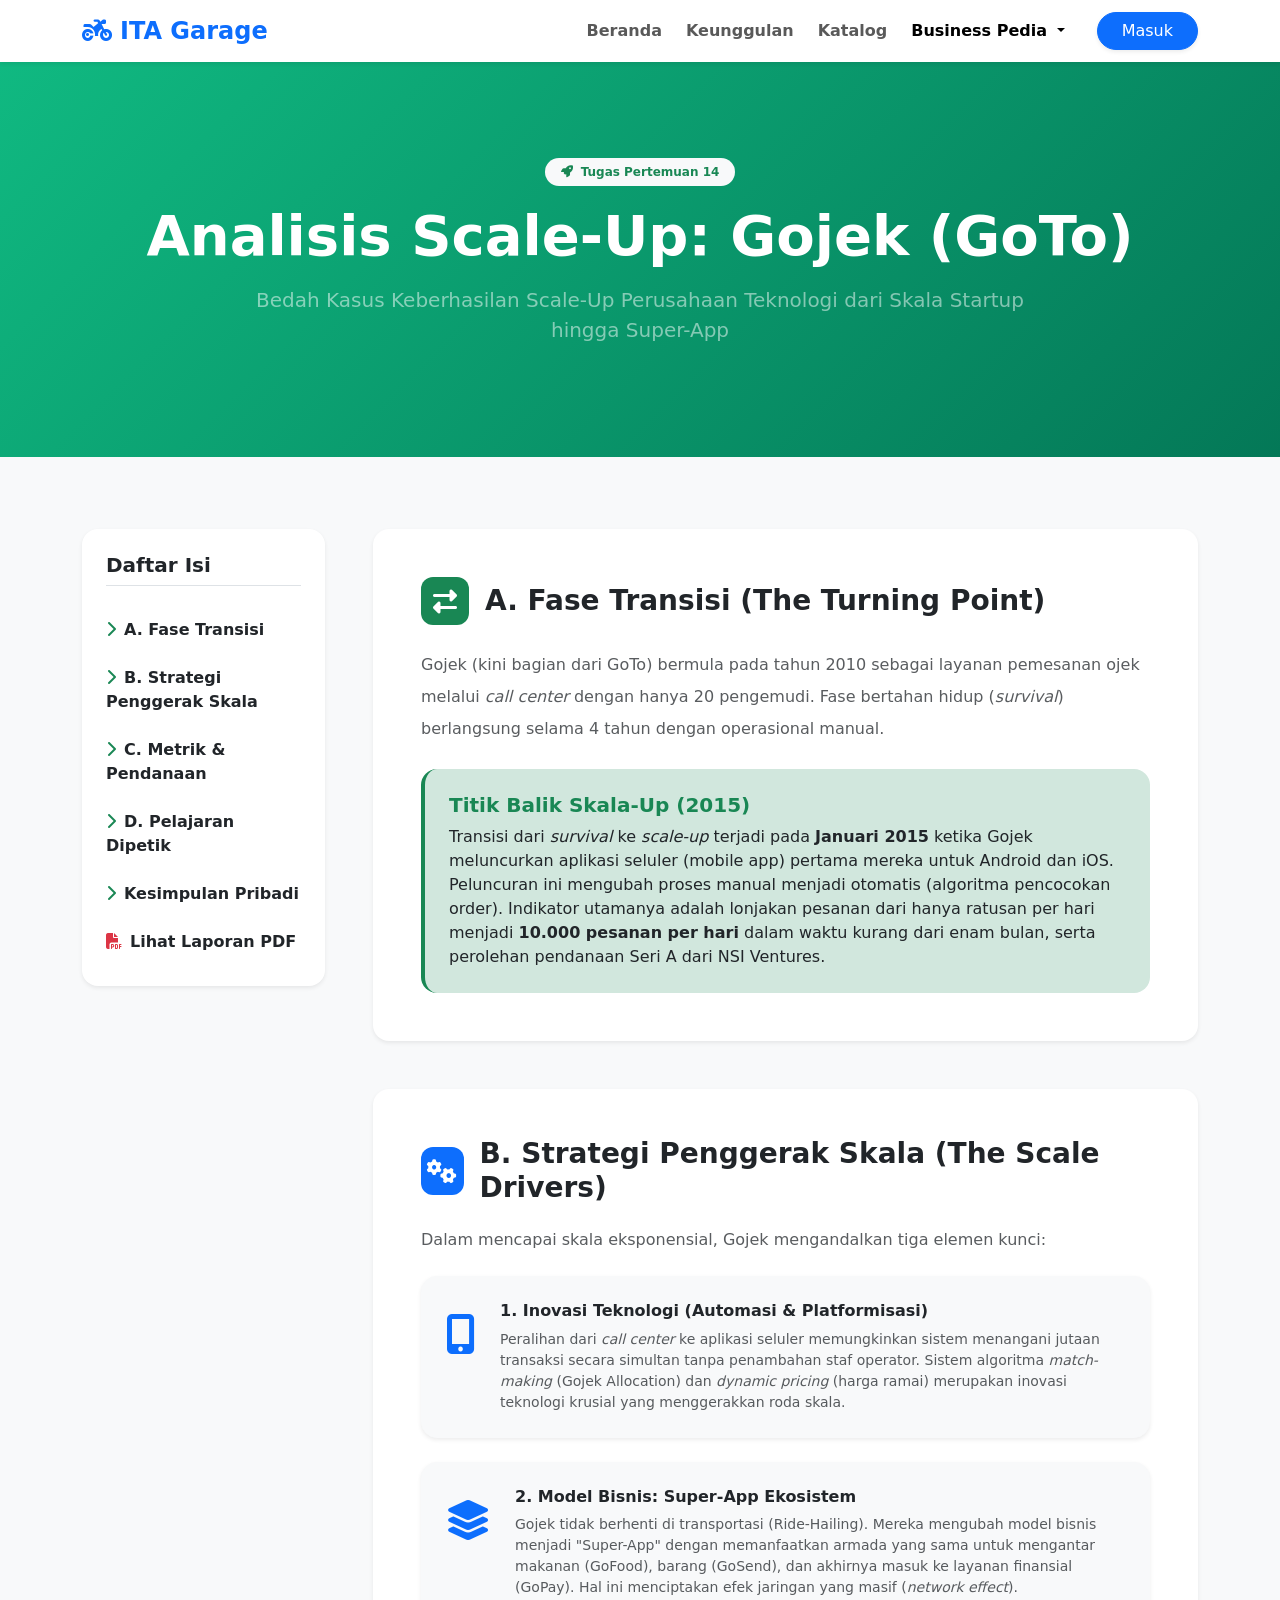
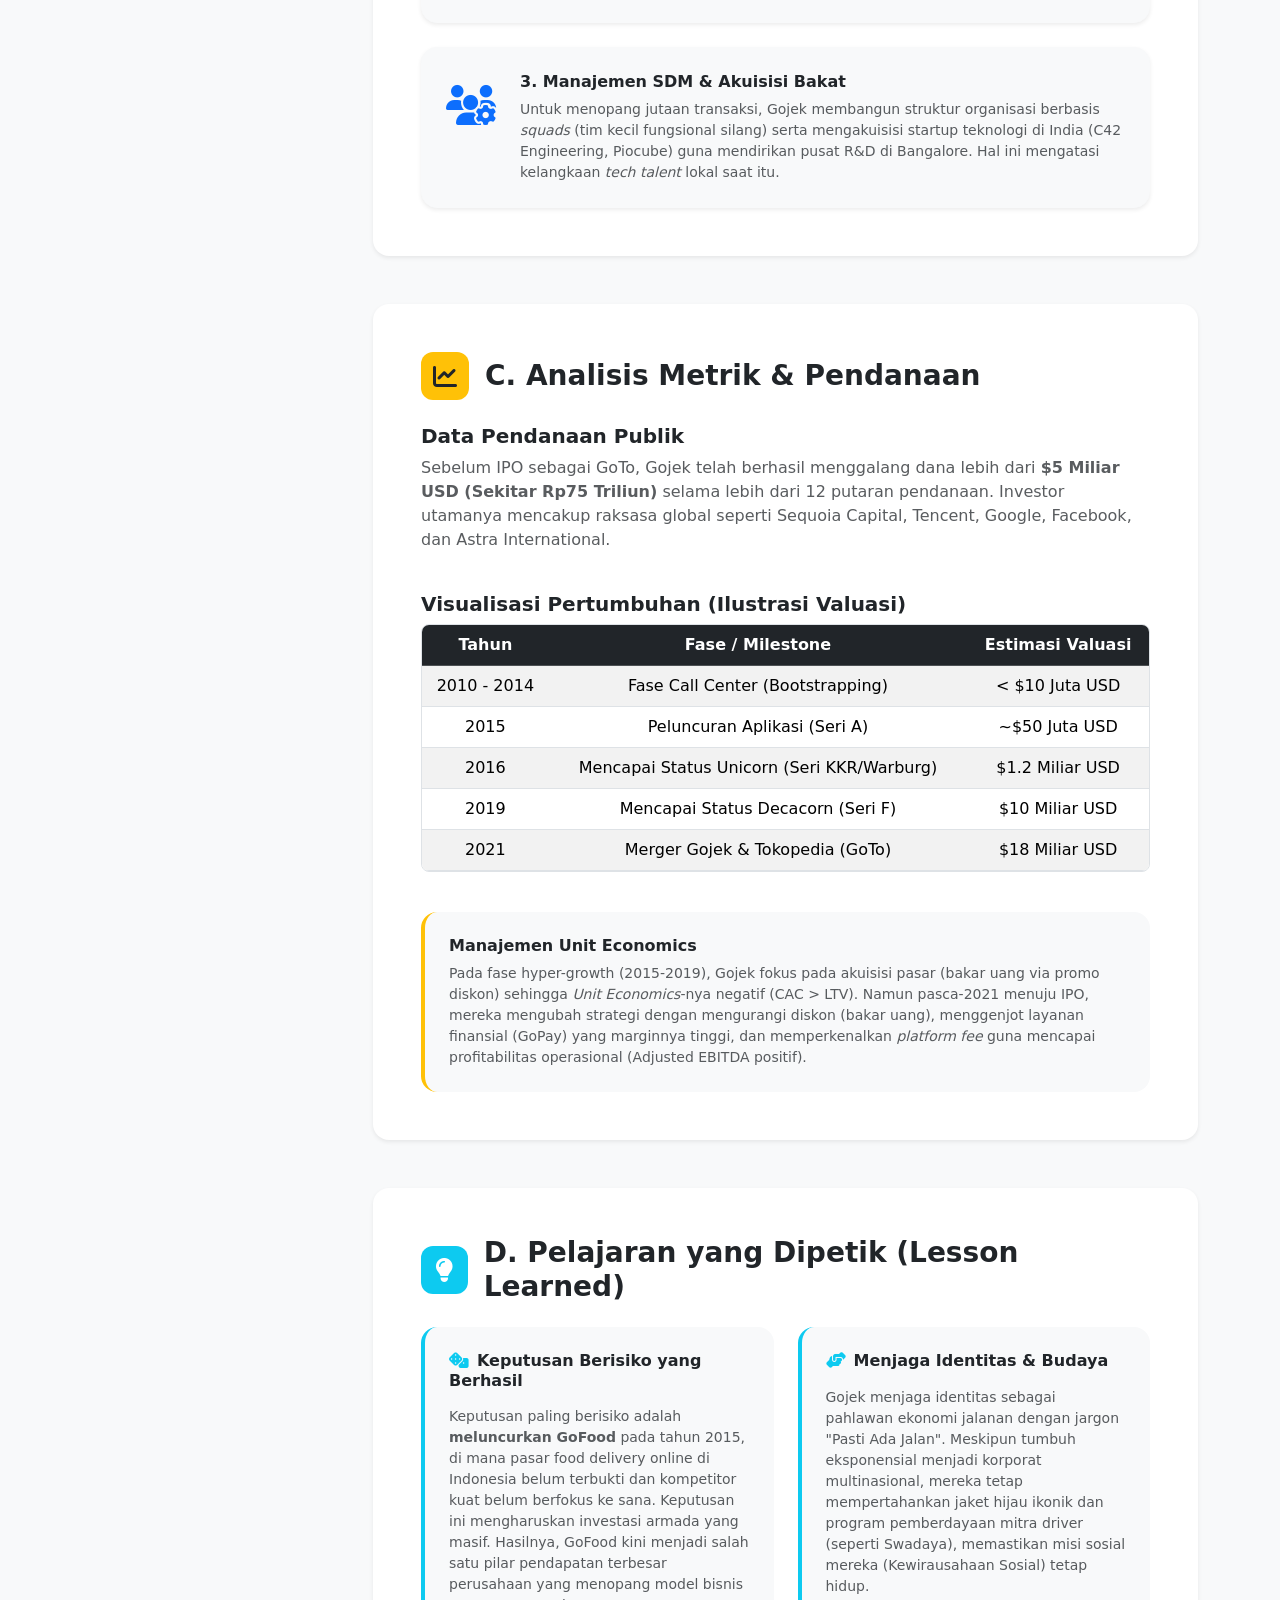
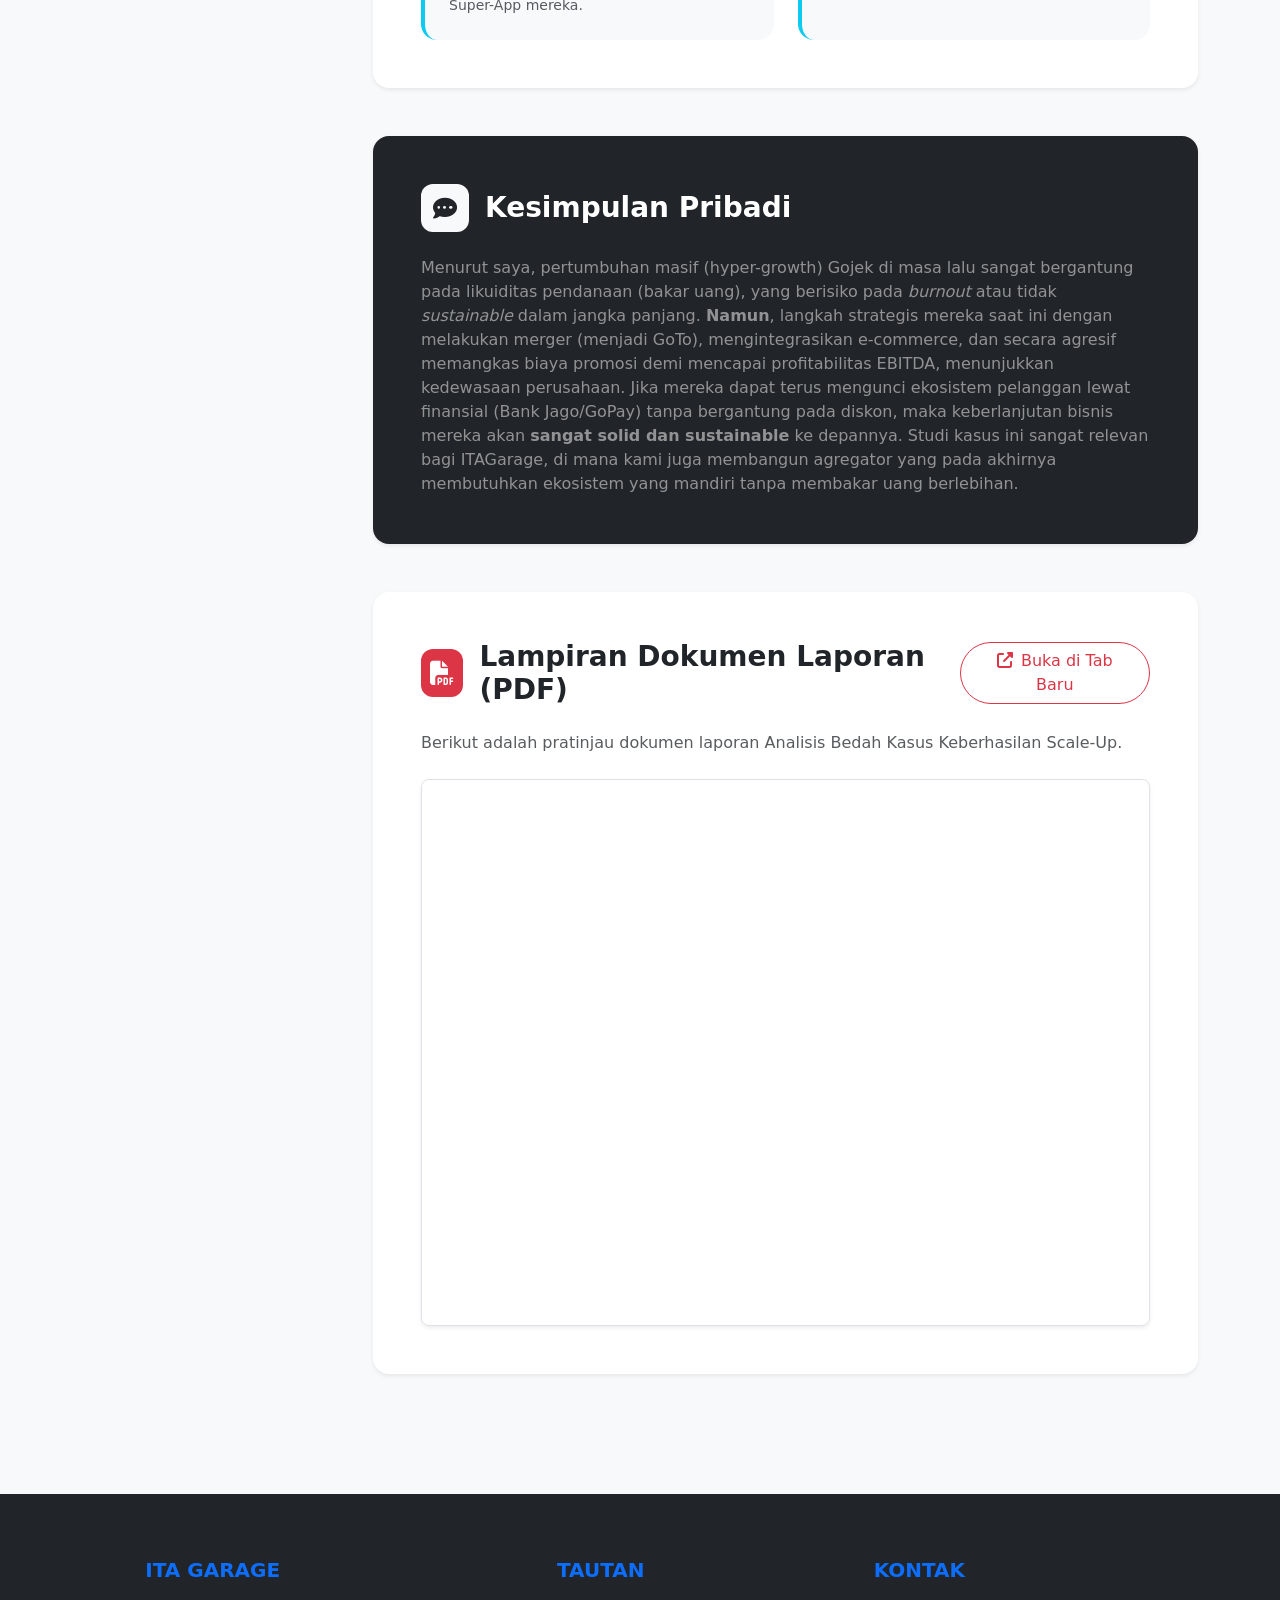
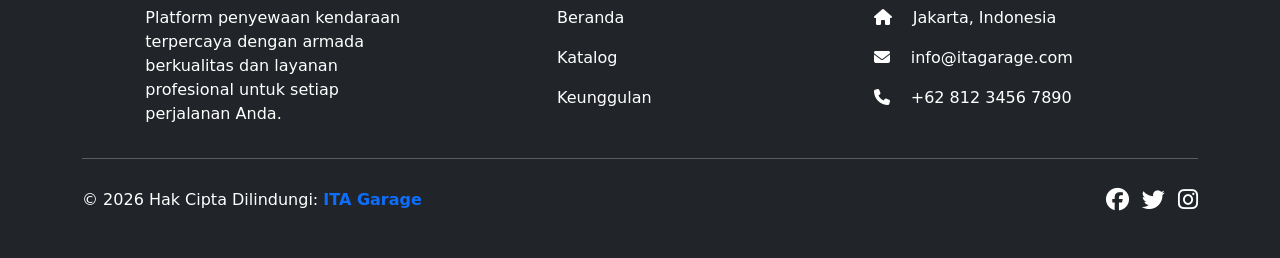
<file: tugas-14.html>
<!DOCTYPE html>
<html lang="id">
<head>
    <meta charset="UTF-8">
    <meta name="viewport" content="width=device-width, initial-scale=1.0">
    <title>Tugas Pertemuan 14 - ITA Garage</title>
    <link href="https://cdn.jsdelivr.net/npm/bootstrap@5.3.2/dist/css/bootstrap.min.css" rel="stylesheet">
    <link rel="stylesheet" href="https://cdnjs.cloudflare.com/ajax/libs/font-awesome/6.4.0/css/all.min.css">
    <link rel="stylesheet" href="css/style.css">
    <style>
        .section-icon {
            width: 48px;
            height: 48px;
            display: flex;
            align-items: center;
            justify-content: center;
            border-radius: 12px;
            font-size: 24px;
        }
    </style>
</head>
<body class="bg-light">

    <!-- Navbar -->
    <nav class="navbar navbar-expand-lg navbar-light bg-white shadow-sm sticky-top">
        <div class="container">
            <a class="navbar-brand fw-bold text-primary fs-4" href="index.html">
                <i class="fas fa-motorcycle me-2"></i>ITA Garage
            </a>
            <button class="navbar-toggler border-0 shadow-none" type="button" data-bs-toggle="collapse" data-bs-target="#navbarNav" aria-controls="navbarNav" aria-expanded="false" aria-label="Toggle navigation">
                <span class="navbar-toggler-icon"></span>
            </button>
            <div class="collapse navbar-collapse" id="navbarNav">
                <ul class="navbar-nav ms-auto align-items-center gap-2">
                    <li class="nav-item">
                        <a class="nav-link fw-semibold" href="index.html">Beranda</a>
                    </li>
                    <li class="nav-item">
                        <a class="nav-link fw-semibold" href="index.html#features">Keunggulan</a>
                    </li>
                    <li class="nav-item">
                        <a class="nav-link fw-semibold" href="catalog.html">Katalog</a>
                    </li>
                    <li class="nav-item dropdown">
                        <a class="nav-link dropdown-toggle active fw-semibold" href="#" id="navbarDropdown" role="button" data-bs-toggle="dropdown" aria-expanded="false">
                            Business Pedia
                        </a>
                        <ul class="dropdown-menu border-0 shadow-sm" aria-labelledby="navbarDropdown">
                            <li><a class="dropdown-item" href="business-plan.html">Business Plan</a></li>
                            <li><a class="dropdown-item" href="seminar-umkm.html">Seminar UMKM Berkelanjutan</a></li>
                            <li><hr class="dropdown-divider"></li>
                            <li><a class="dropdown-item" href="tugas-7.html">Tugas Pertemuan 7</a></li>
                            <li><a class="dropdown-item" href="tugas-11.html">Tugas Pertemuan 11</a></li>
                            <li><a class="dropdown-item" href="tugas-13.html">Tugas Pertemuan 13</a></li>
                            <li><a class="dropdown-item fw-bold text-primary" href="tugas-14.html">Tugas Pertemuan 14</a></li>
                            <li><a class="dropdown-item" href="tugas-15.html">Tugas Pertemuan 15</a></li>
                        </ul>
                    </li>
                    <li class="nav-item ms-lg-3 mt-3 mt-lg-0">
                        <a class="btn btn-primary px-4 rounded-pill shadow-sm" href="login.html">Masuk</a>
                    </li>
                </ul>
            </div>
        </div>
    </nav>

    <!-- Header Section -->
    <div class="bg-dark text-white py-5 position-relative" style="background: linear-gradient(135deg, #10b981, #047857);">
        <div class="container py-5 text-center position-relative z-1">
            <span class="badge bg-light text-success mb-3 px-3 py-2 rounded-pill"><i class="fas fa-rocket me-2"></i>Tugas Pertemuan 14</span>
            <h1 class="display-4 fw-bold mb-3">Analisis Scale-Up: Gojek (GoTo)</h1>
            <p class="lead text-white-50 mx-auto" style="max-width: 800px;">
                Bedah Kasus Keberhasilan Scale-Up Perusahaan Teknologi dari Skala Startup hingga Super-App
            </p>
        </div>
    </div>

    <!-- Main Content -->
    <section class="py-5">
        <div class="container py-4">
            <div class="row g-5">
                
                <!-- Sidebar Nav for Document -->
                <div class="col-lg-3 d-none d-lg-block">
                    <div class="sticky-top" style="top: 100px;">
                        <div class="card border-0 shadow-sm rounded-4 p-4">
                            <h5 class="fw-bold mb-4 border-bottom pb-2">Daftar Isi</h5>
                            <ul class="nav flex-column gap-2">
                                <li class="nav-item"><a href="#section-a" class="nav-link px-0 text-dark fw-semibold"><i class="fas fa-chevron-right text-success me-2 fs-6"></i>A. Fase Transisi</a></li>
                                <li class="nav-item"><a href="#section-b" class="nav-link px-0 text-dark fw-semibold"><i class="fas fa-chevron-right text-success me-2 fs-6"></i>B. Strategi Penggerak Skala</a></li>
                                <li class="nav-item"><a href="#section-c" class="nav-link px-0 text-dark fw-semibold"><i class="fas fa-chevron-right text-success me-2 fs-6"></i>C. Metrik & Pendanaan</a></li>
                                <li class="nav-item"><a href="#section-d" class="nav-link px-0 text-dark fw-semibold"><i class="fas fa-chevron-right text-success me-2 fs-6"></i>D. Pelajaran Dipetik</a></li>
                                <li class="nav-item"><a href="#section-e" class="nav-link px-0 text-dark fw-semibold"><i class="fas fa-chevron-right text-success me-2 fs-6"></i>Kesimpulan Pribadi</a></li>
                                <li class="nav-item"><a href="#section-pdf" class="nav-link px-0 text-dark fw-semibold"><i class="fas fa-file-pdf text-danger me-2 fs-6"></i>Lihat Laporan PDF</a></li>
                            </ul>
                        </div>
                    </div>
                </div>

                <!-- Document Content -->
                <div class="col-lg-9">
                    
                    <!-- A. Fase Transisi -->
                    <div id="section-a" class="card border-0 shadow-sm rounded-4 p-4 p-md-5 mb-5 hover-scale">
                        <div class="d-flex align-items-center gap-3 mb-4">
                            <div class="bg-success text-white section-icon">
                                <i class="fas fa-exchange-alt"></i>
                            </div>
                            <h3 class="fw-bold mb-0">A. Fase Transisi (The Turning Point)</h3>
                        </div>
                        <p class="text-muted fs-6 lh-lg mb-4">
                            Gojek (kini bagian dari GoTo) bermula pada tahun 2010 sebagai layanan pemesanan ojek melalui <em>call center</em> dengan hanya 20 pengemudi. Fase bertahan hidup (<em>survival</em>) berlangsung selama 4 tahun dengan operasional manual.
                        </p>
                        
                        <div class="bg-success-subtle p-4 rounded-4 border-start border-4 border-success">
                            <h5 class="fw-bold text-success mb-2">Titik Balik Skala-Up (2015)</h5>
                            <p class="text-dark mb-0">Transisi dari <em>survival</em> ke <em>scale-up</em> terjadi pada <strong>Januari 2015</strong> ketika Gojek meluncurkan aplikasi seluler (mobile app) pertama mereka untuk Android dan iOS. Peluncuran ini mengubah proses manual menjadi otomatis (algoritma pencocokan order). Indikator utamanya adalah lonjakan pesanan dari hanya ratusan per hari menjadi <strong>10.000 pesanan per hari</strong> dalam waktu kurang dari enam bulan, serta perolehan pendanaan Seri A dari NSI Ventures.</p>
                        </div>
                    </div>

                    <!-- B. Strategi Penggerak Skala -->
                    <div id="section-b" class="card border-0 shadow-sm rounded-4 p-4 p-md-5 mb-5 hover-scale">
                        <div class="d-flex align-items-center gap-3 mb-4">
                            <div class="bg-primary text-white section-icon">
                                <i class="fas fa-cogs"></i>
                            </div>
                            <h3 class="fw-bold mb-0">B. Strategi Penggerak Skala (The Scale Drivers)</h3>
                        </div>
                        <p class="text-muted mb-4">Dalam mencapai skala eksponensial, Gojek mengandalkan tiga elemen kunci:</p>
                        
                        <div class="row g-4">
                            <div class="col-12">
                                <div class="bg-light p-4 rounded-4 border border-light shadow-sm d-flex gap-4 align-items-start">
                                    <div class="text-primary fs-1 mt-1"><i class="fas fa-mobile-alt"></i></div>
                                    <div>
                                        <h6 class="fw-bold text-dark mb-2">1. Inovasi Teknologi (Automasi & Platformisasi)</h6>
                                        <p class="text-muted small mb-0">Peralihan dari <em>call center</em> ke aplikasi seluler memungkinkan sistem menangani jutaan transaksi secara simultan tanpa penambahan staf operator. Sistem algoritma <em>match-making</em> (Gojek Allocation) dan <em>dynamic pricing</em> (harga ramai) merupakan inovasi teknologi krusial yang menggerakkan roda skala.</p>
                                    </div>
                                </div>
                            </div>
                            <div class="col-12">
                                <div class="bg-light p-4 rounded-4 border border-light shadow-sm d-flex gap-4 align-items-start">
                                    <div class="text-primary fs-1 mt-1"><i class="fas fa-layer-group"></i></div>
                                    <div>
                                        <h6 class="fw-bold text-dark mb-2">2. Model Bisnis: Super-App Ekosistem</h6>
                                        <p class="text-muted small mb-0">Gojek tidak berhenti di transportasi (Ride-Hailing). Mereka mengubah model bisnis menjadi "Super-App" dengan memanfaatkan armada yang sama untuk mengantar makanan (GoFood), barang (GoSend), dan akhirnya masuk ke layanan finansial (GoPay). Hal ini menciptakan efek jaringan yang masif (<em>network effect</em>).</p>
                                    </div>
                                </div>
                            </div>
                            <div class="col-12">
                                <div class="bg-light p-4 rounded-4 border border-light shadow-sm d-flex gap-4 align-items-start">
                                    <div class="text-primary fs-1 mt-1"><i class="fas fa-users-cog"></i></div>
                                    <div>
                                        <h6 class="fw-bold text-dark mb-2">3. Manajemen SDM & Akuisisi Bakat</h6>
                                        <p class="text-muted small mb-0">Untuk menopang jutaan transaksi, Gojek membangun struktur organisasi berbasis <em>squads</em> (tim kecil fungsional silang) serta mengakuisisi startup teknologi di India (C42 Engineering, Piocube) guna mendirikan pusat R&D di Bangalore. Hal ini mengatasi kelangkaan <em>tech talent</em> lokal saat itu.</p>
                                    </div>
                                </div>
                            </div>
                        </div>
                    </div>

                    <!-- C. Analisis Metrik & Pendanaan -->
                    <div id="section-c" class="card border-0 shadow-sm rounded-4 p-4 p-md-5 mb-5 hover-scale">
                        <div class="d-flex align-items-center gap-3 mb-4">
                            <div class="bg-warning text-dark section-icon">
                                <i class="fas fa-chart-line"></i>
                            </div>
                            <h3 class="fw-bold mb-0">C. Analisis Metrik & Pendanaan</h3>
                        </div>

                        <div class="mb-4">
                            <h5 class="fw-bold text-dark">Data Pendanaan Publik</h5>
                            <p class="text-muted">Sebelum IPO sebagai GoTo, Gojek telah berhasil menggalang dana lebih dari <strong>$5 Miliar USD (Sekitar Rp75 Triliun)</strong> selama lebih dari 12 putaran pendanaan. Investor utamanya mencakup raksasa global seperti Sequoia Capital, Tencent, Google, Facebook, dan Astra International.</p>
                        </div>
                        
                        <div class="mb-4">
                            <h5 class="fw-bold text-dark">Visualisasi Pertumbuhan (Ilustrasi Valuasi)</h5>
                            <div class="table-responsive border rounded-3 mt-2 mb-3">
                                <table class="table table-striped table-hover mb-0 text-center">
                                    <thead class="table-dark">
                                        <tr>
                                            <th>Tahun</th>
                                            <th>Fase / Milestone</th>
                                            <th>Estimasi Valuasi</th>
                                        </tr>
                                    </thead>
                                    <tbody>
                                        <tr>
                                            <td>2010 - 2014</td>
                                            <td>Fase Call Center (Bootstrapping)</td>
                                            <td>&lt; $10 Juta USD</td>
                                        </tr>
                                        <tr>
                                            <td>2015</td>
                                            <td>Peluncuran Aplikasi (Seri A)</td>
                                            <td>~$50 Juta USD</td>
                                        </tr>
                                        <tr>
                                            <td>2016</td>
                                            <td>Mencapai Status Unicorn (Seri KKR/Warburg)</td>
                                            <td>$1.2 Miliar USD</td>
                                        </tr>
                                        <tr>
                                            <td>2019</td>
                                            <td>Mencapai Status Decacorn (Seri F)</td>
                                            <td>$10 Miliar USD</td>
                                        </tr>
                                        <tr>
                                            <td>2021</td>
                                            <td>Merger Gojek & Tokopedia (GoTo)</td>
                                            <td>$18 Miliar USD</td>
                                        </tr>
                                    </tbody>
                                </table>
                            </div>
                        </div>

                        <div class="bg-light p-4 rounded-4 border-start border-4 border-warning">
                            <h6 class="fw-bold text-dark mb-2">Manajemen Unit Economics</h6>
                            <p class="text-muted small mb-0">Pada fase hyper-growth (2015-2019), Gojek fokus pada akuisisi pasar (bakar uang via promo diskon) sehingga <em>Unit Economics</em>-nya negatif (CAC > LTV). Namun pasca-2021 menuju IPO, mereka mengubah strategi dengan mengurangi diskon (bakar uang), menggenjot layanan finansial (GoPay) yang marginnya tinggi, dan memperkenalkan <em>platform fee</em> guna mencapai profitabilitas operasional (Adjusted EBITDA positif).</p>
                        </div>
                    </div>

                    <!-- D. Pelajaran Dipetik -->
                    <div id="section-d" class="card border-0 shadow-sm rounded-4 p-4 p-md-5 mb-5 hover-scale">
                        <div class="d-flex align-items-center gap-3 mb-4">
                            <div class="bg-info text-white section-icon">
                                <i class="fas fa-lightbulb"></i>
                            </div>
                            <h3 class="fw-bold mb-0">D. Pelajaran yang Dipetik (Lesson Learned)</h3>
                        </div>

                        <div class="row g-4">
                            <div class="col-md-6">
                                <div class="bg-light p-4 rounded-4 h-100 border-start border-4 border-info">
                                    <h6 class="fw-bold text-dark mb-3"><i class="fas fa-dice text-info me-2"></i>Keputusan Berisiko yang Berhasil</h6>
                                    <p class="text-muted small mb-0">Keputusan paling berisiko adalah <strong>meluncurkan GoFood</strong> pada tahun 2015, di mana pasar food delivery online di Indonesia belum terbukti dan kompetitor kuat belum berfokus ke sana. Keputusan ini mengharuskan investasi armada yang masif. Hasilnya, GoFood kini menjadi salah satu pilar pendapatan terbesar perusahaan yang menopang model bisnis Super-App mereka.</p>
                                </div>
                            </div>
                            <div class="col-md-6">
                                <div class="bg-light p-4 rounded-4 h-100 border-start border-4 border-info">
                                    <h6 class="fw-bold text-dark mb-3"><i class="fas fa-hands-helping text-info me-2"></i>Menjaga Identitas & Budaya</h6>
                                    <p class="text-muted small mb-0">Gojek menjaga identitas sebagai pahlawan ekonomi jalanan dengan jargon "Pasti Ada Jalan". Meskipun tumbuh eksponensial menjadi korporat multinasional, mereka tetap mempertahankan jaket hijau ikonik dan program pemberdayaan mitra driver (seperti Swadaya), memastikan misi sosial mereka (Kewirausahaan Sosial) tetap hidup.</p>
                                </div>
                            </div>
                        </div>
                    </div>

                    <!-- Kesimpulan Pribadi -->
                    <div id="section-e" class="card border-0 shadow-sm rounded-4 p-4 p-md-5 hover-scale bg-dark text-white">
                        <div class="d-flex align-items-center gap-3 mb-4">
                            <div class="bg-light text-dark section-icon">
                                <i class="fas fa-comment-dots"></i>
                            </div>
                            <h3 class="fw-bold text-white mb-0">Kesimpulan Pribadi</h3>
                        </div>
                        <p class="text-white-50 mb-0">
                            Menurut saya, pertumbuhan masif (hyper-growth) Gojek di masa lalu sangat bergantung pada likuiditas pendanaan (bakar uang), yang berisiko pada <em>burnout</em> atau tidak <em>sustainable</em> dalam jangka panjang. <strong>Namun</strong>, langkah strategis mereka saat ini dengan melakukan merger (menjadi GoTo), mengintegrasikan e-commerce, dan secara agresif memangkas biaya promosi demi mencapai profitabilitas EBITDA, menunjukkan kedewasaan perusahaan. Jika mereka dapat terus mengunci ekosistem pelanggan lewat finansial (Bank Jago/GoPay) tanpa bergantung pada diskon, maka keberlanjutan bisnis mereka akan <strong>sangat solid dan sustainable</strong> ke depannya. Studi kasus ini sangat relevan bagi ITAGarage, di mana kami juga membangun agregator yang pada akhirnya membutuhkan ekosistem yang mandiri tanpa membakar uang berlebihan.
                        </p>
                    </div>

                    <!-- PDF Viewer -->
                    <div id="section-pdf" class="card border-0 shadow-sm rounded-4 p-4 p-md-5 hover-scale mt-5">
                        <div class="d-flex align-items-center justify-content-between mb-4">
                            <div class="d-flex align-items-center gap-3">
                                <div class="bg-danger text-white section-icon">
                                    <i class="fas fa-file-pdf"></i>
                                </div>
                                <h3 class="fw-bold mb-0">Lampiran Dokumen Laporan (PDF)</h3>
                            </div>
                            <a href="laporan-p14.pdf" target="_blank" class="btn btn-outline-danger rounded-pill px-4">
                                <i class="fas fa-external-link-alt me-2"></i>Buka di Tab Baru
                            </a>
                        </div>
                        <p class="text-muted mb-4">Berikut adalah pratinjau dokumen laporan Analisis Bedah Kasus Keberhasilan Scale-Up.</p>
                        
                        <div class="ratio ratio-4x3 border rounded-3 overflow-hidden shadow-sm">
                            <iframe src="laporan-p14.pdf" title="Laporan PDF P14" allowfullscreen></iframe>
                        </div>
                    </div>

                </div>
            </div>
        </div>
    </section>

    <!-- Footer -->
    <footer class="bg-dark text-white pt-5 pb-4 mt-5">
        <div class="container text-center text-md-start">
            <div class="row text-center text-md-start">
                <div class="col-md-3 col-lg-3 col-xl-3 mx-auto mt-3">
                    <h5 class="text-uppercase mb-4 fw-bold text-primary">ITA Garage</h5>
                    <p>Platform penyewaan kendaraan terpercaya dengan armada berkualitas dan layanan profesional untuk setiap perjalanan Anda.</p>
                </div>
                <div class="col-md-2 col-lg-2 col-xl-2 mx-auto mt-3">
                    <h5 class="text-uppercase mb-4 fw-bold text-primary">Tautan</h5>
                    <p><a href="index.html" class="text-white text-decoration-none">Beranda</a></p>
                    <p><a href="catalog.html" class="text-white text-decoration-none">Katalog</a></p>
                    <p><a href="index.html#features" class="text-white text-decoration-none">Keunggulan</a></p>
                </div>
                <div class="col-md-4 col-lg-3 col-xl-3 mx-auto mt-3">
                    <h5 class="text-uppercase mb-4 fw-bold text-primary">Kontak</h5>
                    <p><i class="fas fa-home me-3"></i> Jakarta, Indonesia</p>
                    <p><i class="fas fa-envelope me-3"></i> info@itagarage.com</p>
                    <p><i class="fas fa-phone me-3"></i> +62 812 3456 7890</p>
                </div>
            </div>
            <hr class="mb-4">
            <div class="row align-items-center">
                <div class="col-md-7 col-lg-8">
                    <p class="text-center text-md-start">© 2026 Hak Cipta Dilindungi:
                        <a href="#" class="text-decoration-none"><strong class="text-primary">ITA Garage</strong></a>
                    </p>
                </div>
                <div class="col-md-5 col-lg-4">
                    <div class="text-center text-md-end">
                        <ul class="list-unstyled list-inline">
                            <li class="list-inline-item"><a href="#" class="btn-floating btn-sm text-white" style="font-size: 23px;"><i class="fab fa-facebook"></i></a></li>
                            <li class="list-inline-item"><a href="#" class="btn-floating btn-sm text-white" style="font-size: 23px;"><i class="fab fa-twitter"></i></a></li>
                            <li class="list-inline-item"><a href="#" class="btn-floating btn-sm text-white" style="font-size: 23px;"><i class="fab fa-instagram"></i></a></li>
                        </ul>
                    </div>
                </div>
            </div>
        </div>
    </footer>

    <script src="https://cdn.jsdelivr.net/npm/bootstrap@5.3.2/dist/js/bootstrap.bundle.min.js"></script>
    <script src="js/script.js"></script>
</body>
</html>
</file>
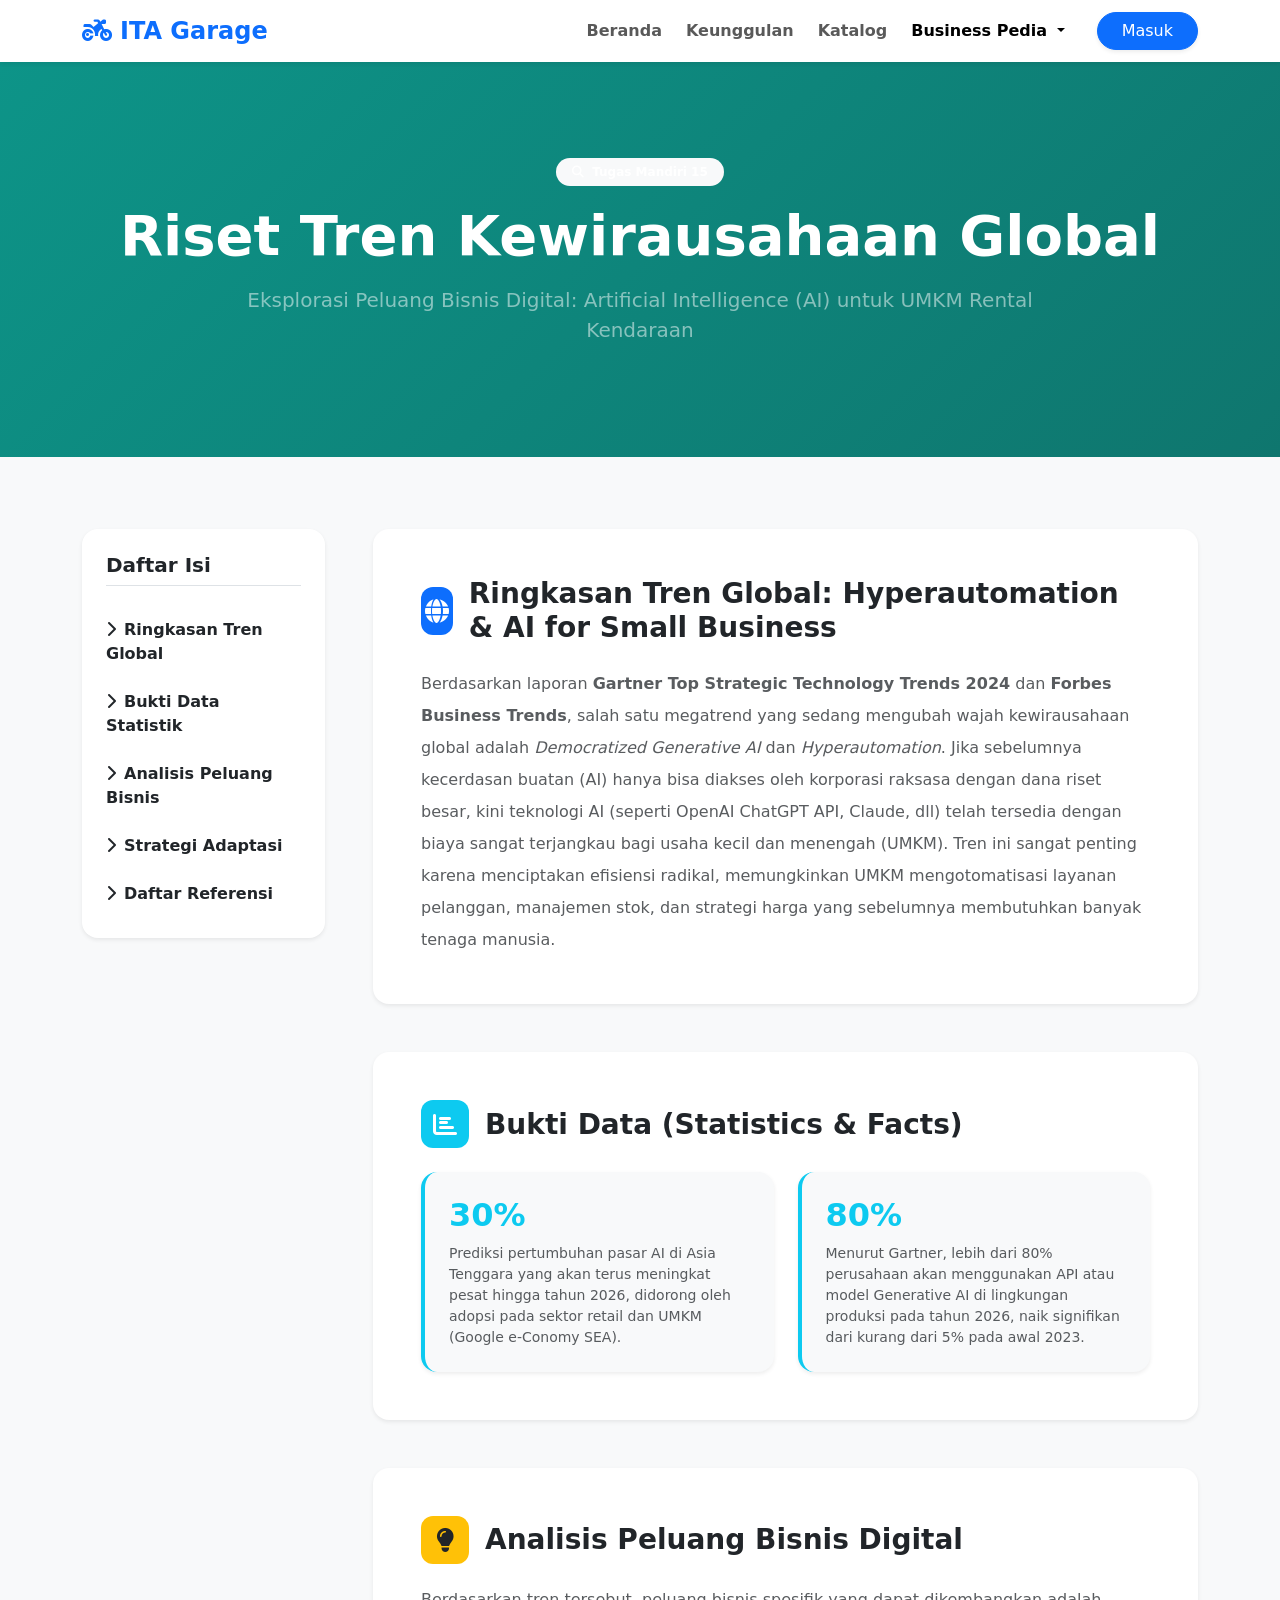
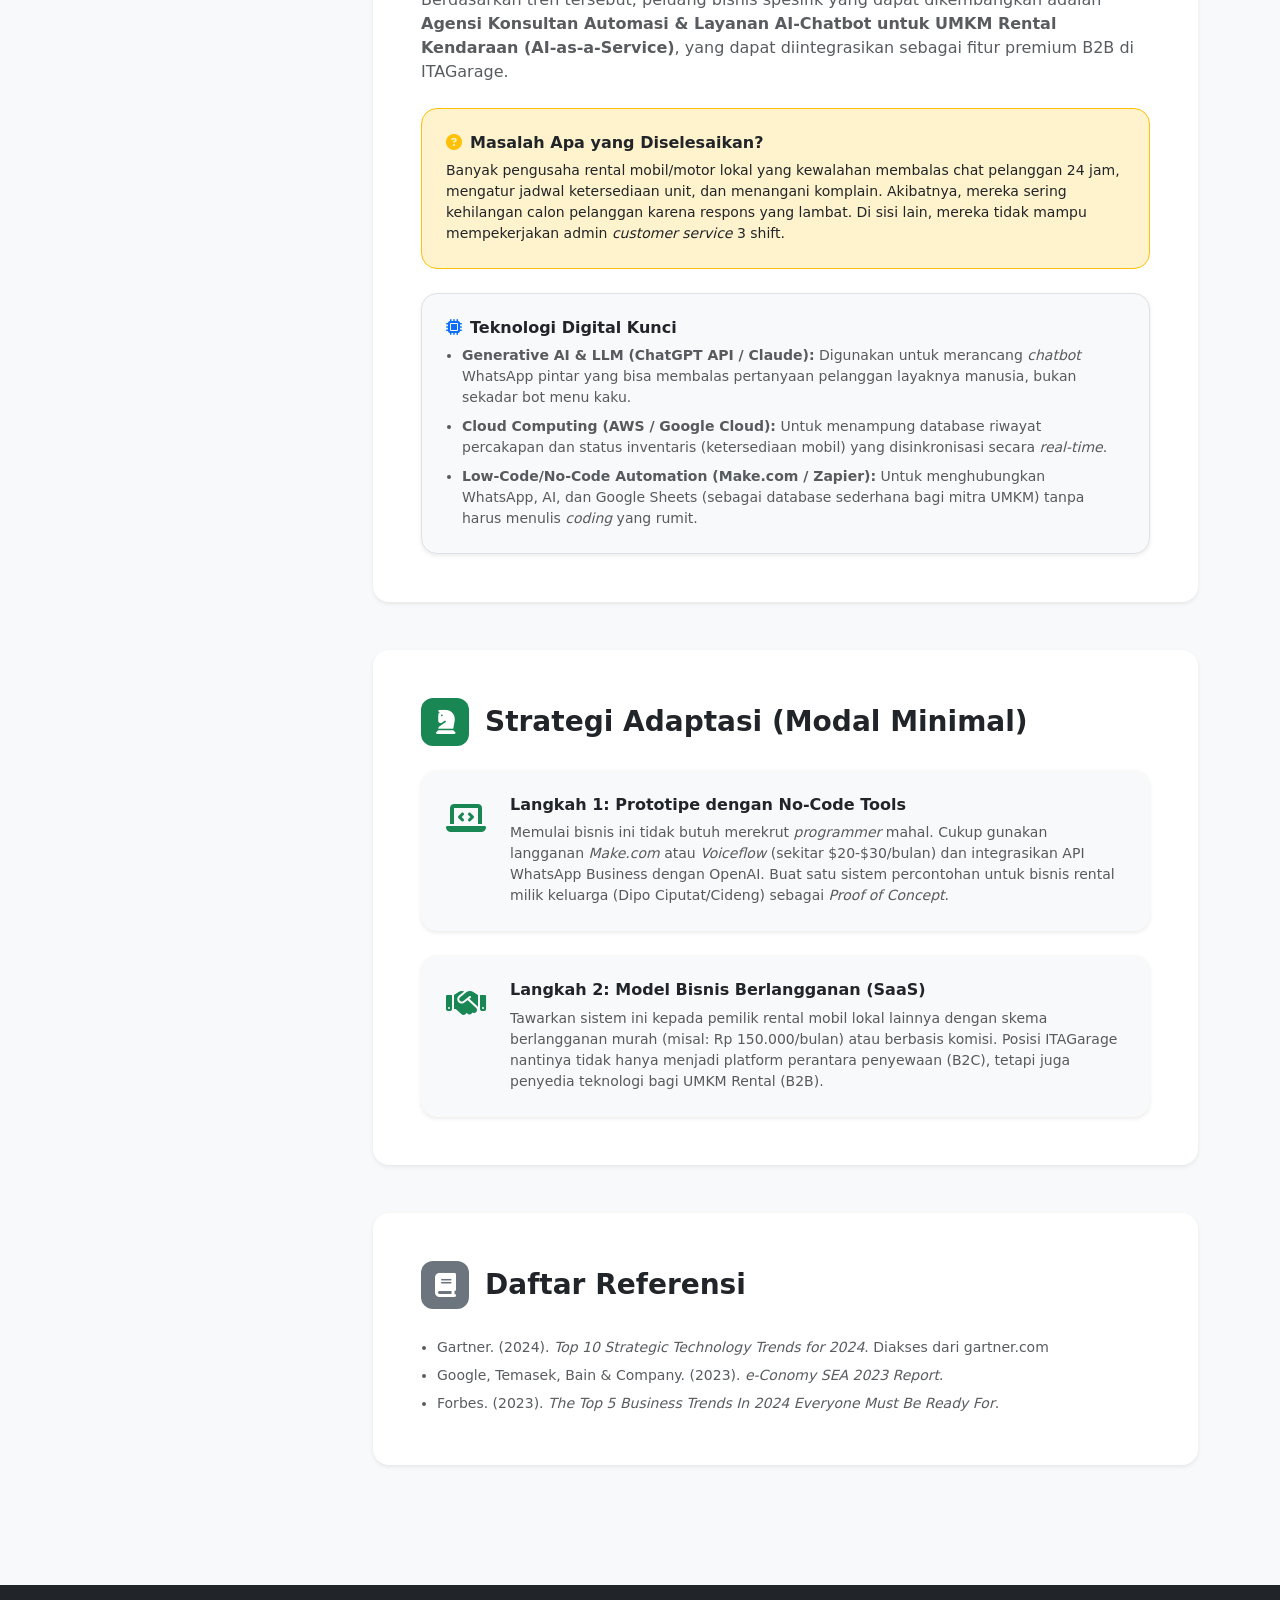
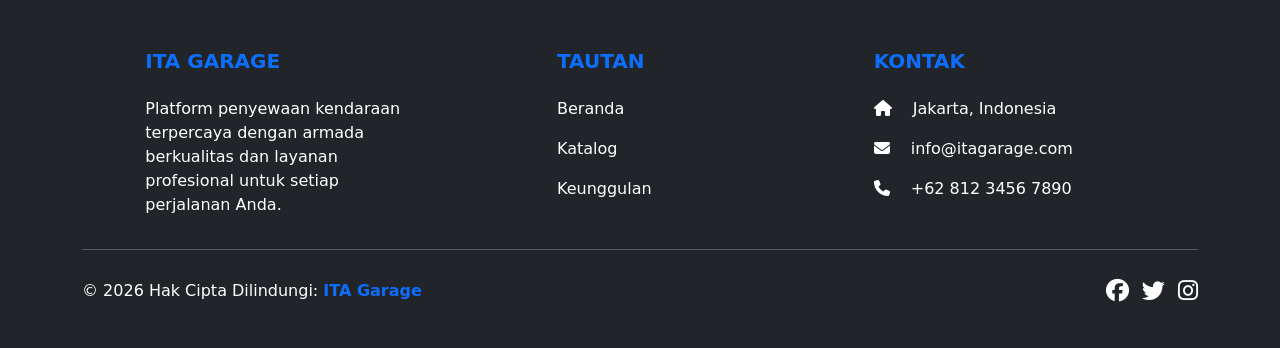
<file: tugas-15.html>
<!DOCTYPE html>
<html lang="id">
<head>
    <meta charset="UTF-8">
    <meta name="viewport" content="width=device-width, initial-scale=1.0">
    <title>Tugas Pertemuan 15 - ITA Garage</title>
    <link href="https://cdn.jsdelivr.net/npm/bootstrap@5.3.2/dist/css/bootstrap.min.css" rel="stylesheet">
    <link rel="stylesheet" href="https://cdnjs.cloudflare.com/ajax/libs/font-awesome/6.4.0/css/all.min.css">
    <link rel="stylesheet" href="css/style.css">
    <style>
        .section-icon {
            width: 48px;
            height: 48px;
            display: flex;
            align-items: center;
            justify-content: center;
            border-radius: 12px;
            font-size: 24px;
        }
        .tech-card {
            transition: all 0.3s ease;
        }
        .tech-card:hover {
            transform: translateY(-5px);
            box-shadow: 0 10px 20px rgba(0,0,0,0.1) !important;
        }
    </style>
</head>
<body class="bg-light">

    <!-- Navbar -->
    <nav class="navbar navbar-expand-lg navbar-light bg-white shadow-sm sticky-top">
        <div class="container">
            <a class="navbar-brand fw-bold text-primary fs-4" href="index.html">
                <i class="fas fa-motorcycle me-2"></i>ITA Garage
            </a>
            <button class="navbar-toggler border-0 shadow-none" type="button" data-bs-toggle="collapse" data-bs-target="#navbarNav" aria-controls="navbarNav" aria-expanded="false" aria-label="Toggle navigation">
                <span class="navbar-toggler-icon"></span>
            </button>
            <div class="collapse navbar-collapse" id="navbarNav">
                <ul class="navbar-nav ms-auto align-items-center gap-2">
                    <li class="nav-item">
                        <a class="nav-link fw-semibold" href="index.html">Beranda</a>
                    </li>
                    <li class="nav-item">
                        <a class="nav-link fw-semibold" href="index.html#features">Keunggulan</a>
                    </li>
                    <li class="nav-item">
                        <a class="nav-link fw-semibold" href="catalog.html">Katalog</a>
                    </li>
                    <li class="nav-item dropdown">
                        <a class="nav-link dropdown-toggle active fw-semibold" href="#" id="navbarDropdown" role="button" data-bs-toggle="dropdown" aria-expanded="false">
                            Business Pedia
                        </a>
                        <ul class="dropdown-menu border-0 shadow-sm" aria-labelledby="navbarDropdown">
                            <li><a class="dropdown-item" href="business-plan.html">Business Plan</a></li>
                            <li><a class="dropdown-item" href="seminar-umkm.html">Seminar UMKM Berkelanjutan</a></li>
                            <li><hr class="dropdown-divider"></li>
                            <li><a class="dropdown-item" href="tugas-7.html">Tugas Pertemuan 7</a></li>
                            <li><a class="dropdown-item" href="tugas-11.html">Tugas Pertemuan 11</a></li>
                            <li><a class="dropdown-item" href="tugas-13.html">Tugas Pertemuan 13</a></li>
                            <li><a class="dropdown-item" href="tugas-14.html">Tugas Pertemuan 14</a></li>
                            <li><a class="dropdown-item fw-bold text-primary" href="tugas-15.html">Tugas Pertemuan 15</a></li>
                        </ul>
                    </li>
                    <li class="nav-item ms-lg-3 mt-3 mt-lg-0">
                        <a class="btn btn-primary px-4 rounded-pill shadow-sm" href="login.html">Masuk</a>
                    </li>
                </ul>
            </div>
        </div>
    </nav>

    <!-- Header Section -->
    <div class="bg-dark text-white py-5 position-relative" style="background: linear-gradient(135deg, #0d9488, #0f766e);">
        <div class="container py-5 text-center position-relative z-1">
            <span class="badge bg-light text-teal mb-3 px-3 py-2 rounded-pill"><i class="fas fa-search me-2"></i>Tugas Mandiri 15</span>
            <h1 class="display-4 fw-bold mb-3">Riset Tren Kewirausahaan Global</h1>
            <p class="lead text-white-50 mx-auto" style="max-width: 800px;">
                Eksplorasi Peluang Bisnis Digital: Artificial Intelligence (AI) untuk UMKM Rental Kendaraan
            </p>
        </div>
    </div>

    <!-- Main Content -->
    <section class="py-5">
        <div class="container py-4">
            <div class="row g-5">
                
                <!-- Sidebar Nav for Document -->
                <div class="col-lg-3 d-none d-lg-block">
                    <div class="sticky-top" style="top: 100px;">
                        <div class="card border-0 shadow-sm rounded-4 p-4">
                            <h5 class="fw-bold mb-4 border-bottom pb-2">Daftar Isi</h5>
                            <ul class="nav flex-column gap-2">
                                <li class="nav-item"><a href="#section-1" class="nav-link px-0 text-dark fw-semibold"><i class="fas fa-chevron-right text-teal me-2 fs-6"></i>Ringkasan Tren Global</a></li>
                                <li class="nav-item"><a href="#section-2" class="nav-link px-0 text-dark fw-semibold"><i class="fas fa-chevron-right text-teal me-2 fs-6"></i>Bukti Data Statistik</a></li>
                                <li class="nav-item"><a href="#section-3" class="nav-link px-0 text-dark fw-semibold"><i class="fas fa-chevron-right text-teal me-2 fs-6"></i>Analisis Peluang Bisnis</a></li>
                                <li class="nav-item"><a href="#section-4" class="nav-link px-0 text-dark fw-semibold"><i class="fas fa-chevron-right text-teal me-2 fs-6"></i>Strategi Adaptasi</a></li>
                                <li class="nav-item"><a href="#section-ref" class="nav-link px-0 text-dark fw-semibold"><i class="fas fa-chevron-right text-teal me-2 fs-6"></i>Daftar Referensi</a></li>
                            </ul>
                        </div>
                    </div>
                </div>

                <!-- Document Content -->
                <div class="col-lg-9">
                    
                    <!-- 1. Ringkasan Tren Global -->
                    <div id="section-1" class="card border-0 shadow-sm rounded-4 p-4 p-md-5 mb-5 hover-scale">
                        <div class="d-flex align-items-center gap-3 mb-4">
                            <div class="bg-primary text-white section-icon">
                                <i class="fas fa-globe"></i>
                            </div>
                            <h3 class="fw-bold mb-0">Ringkasan Tren Global: Hyperautomation & AI for Small Business</h3>
                        </div>
                        <p class="text-muted fs-6 lh-lg mb-0">
                            Berdasarkan laporan <strong>Gartner Top Strategic Technology Trends 2024</strong> dan <strong>Forbes Business Trends</strong>, salah satu megatrend yang sedang mengubah wajah kewirausahaan global adalah <em>Democratized Generative AI</em> dan <em>Hyperautomation</em>. Jika sebelumnya kecerdasan buatan (AI) hanya bisa diakses oleh korporasi raksasa dengan dana riset besar, kini teknologi AI (seperti OpenAI ChatGPT API, Claude, dll) telah tersedia dengan biaya sangat terjangkau bagi usaha kecil dan menengah (UMKM). Tren ini sangat penting karena menciptakan efisiensi radikal, memungkinkan UMKM mengotomatisasi layanan pelanggan, manajemen stok, dan strategi harga yang sebelumnya membutuhkan banyak tenaga manusia.
                        </p>
                    </div>

                    <!-- 2. Bukti Data -->
                    <div id="section-2" class="card border-0 shadow-sm rounded-4 p-4 p-md-5 mb-5 hover-scale">
                        <div class="d-flex align-items-center gap-3 mb-4">
                            <div class="bg-info text-white section-icon">
                                <i class="fas fa-chart-bar"></i>
                            </div>
                            <h3 class="fw-bold mb-0">Bukti Data (Statistics & Facts)</h3>
                        </div>
                        
                        <div class="row g-4">
                            <div class="col-md-6">
                                <div class="bg-light p-4 rounded-4 h-100 border-start border-4 border-info shadow-sm">
                                    <h2 class="fw-bold text-info mb-2">30%</h2>
                                    <p class="text-muted small mb-0">Prediksi pertumbuhan pasar AI di Asia Tenggara yang akan terus meningkat pesat hingga tahun 2026, didorong oleh adopsi pada sektor retail dan UMKM (Google e-Conomy SEA).</p>
                                </div>
                            </div>
                            <div class="col-md-6">
                                <div class="bg-light p-4 rounded-4 h-100 border-start border-4 border-info shadow-sm">
                                    <h2 class="fw-bold text-info mb-2">80%</h2>
                                    <p class="text-muted small mb-0">Menurut Gartner, lebih dari 80% perusahaan akan menggunakan API atau model Generative AI di lingkungan produksi pada tahun 2026, naik signifikan dari kurang dari 5% pada awal 2023.</p>
                                </div>
                            </div>
                        </div>
                    </div>

                    <!-- 3. Analisis Peluang Bisnis -->
                    <div id="section-3" class="card border-0 shadow-sm rounded-4 p-4 p-md-5 mb-5 hover-scale">
                        <div class="d-flex align-items-center gap-3 mb-4">
                            <div class="bg-warning text-dark section-icon">
                                <i class="fas fa-lightbulb"></i>
                            </div>
                            <h3 class="fw-bold mb-0">Analisis Peluang Bisnis Digital</h3>
                        </div>
                        <p class="text-muted mb-4">Berdasarkan tren tersebut, peluang bisnis spesifik yang dapat dikembangkan adalah <strong>Agensi Konsultan Automasi & Layanan AI-Chatbot untuk UMKM Rental Kendaraan (AI-as-a-Service)</strong>, yang dapat diintegrasikan sebagai fitur premium B2B di ITAGarage.</p>

                        <div class="d-flex flex-column gap-4">
                            <div class="p-4 bg-warning-subtle border rounded-4 border-warning">
                                <h6 class="fw-bold text-dark mb-2"><i class="fas fa-question-circle text-warning me-2"></i>Masalah Apa yang Diselesaikan?</h6>
                                <p class="small text-dark mb-0">Banyak pengusaha rental mobil/motor lokal yang kewalahan membalas chat pelanggan 24 jam, mengatur jadwal ketersediaan unit, dan menangani komplain. Akibatnya, mereka sering kehilangan calon pelanggan karena respons yang lambat. Di sisi lain, mereka tidak mampu mempekerjakan admin <em>customer service</em> 3 shift.</p>
                            </div>
                            <div class="p-4 bg-light border rounded-4 shadow-sm">
                                <h6 class="fw-bold text-dark mb-2"><i class="fas fa-microchip text-primary me-2"></i>Teknologi Digital Kunci</h6>
                                <ul class="small text-muted mb-0 ps-3">
                                    <li class="mb-2"><strong>Generative AI & LLM (ChatGPT API / Claude):</strong> Digunakan untuk merancang <em>chatbot</em> WhatsApp pintar yang bisa membalas pertanyaan pelanggan layaknya manusia, bukan sekadar bot menu kaku.</li>
                                    <li class="mb-2"><strong>Cloud Computing (AWS / Google Cloud):</strong> Untuk menampung database riwayat percakapan dan status inventaris (ketersediaan mobil) yang disinkronisasi secara <em>real-time</em>.</li>
                                    <li><strong>Low-Code/No-Code Automation (Make.com / Zapier):</strong> Untuk menghubungkan WhatsApp, AI, dan Google Sheets (sebagai database sederhana bagi mitra UMKM) tanpa harus menulis <em>coding</em> yang rumit.</li>
                                </ul>
                            </div>
                        </div>
                    </div>

                    <!-- 4. Strategi Adaptasi -->
                    <div id="section-4" class="card border-0 shadow-sm rounded-4 p-4 p-md-5 mb-5 hover-scale">
                        <div class="d-flex align-items-center gap-3 mb-4">
                            <div class="bg-success text-white section-icon">
                                <i class="fas fa-chess-knight"></i>
                            </div>
                            <h3 class="fw-bold mb-0">Strategi Adaptasi (Modal Minimal)</h3>
                        </div>

                        <div class="row g-4">
                            <div class="col-12">
                                <div class="bg-light p-4 rounded-4 border border-light shadow-sm d-flex gap-4 align-items-start">
                                    <div class="text-success fs-2"><i class="fas fa-laptop-code"></i></div>
                                    <div>
                                        <h6 class="fw-bold text-dark mb-2">Langkah 1: Prototipe dengan No-Code Tools</h6>
                                        <p class="text-muted small mb-0">Memulai bisnis ini tidak butuh merekrut <em>programmer</em> mahal. Cukup gunakan langganan <em>Make.com</em> atau <em>Voiceflow</em> (sekitar $20-$30/bulan) dan integrasikan API WhatsApp Business dengan OpenAI. Buat satu sistem percontohan untuk bisnis rental milik keluarga (Dipo Ciputat/Cideng) sebagai <em>Proof of Concept</em>.</p>
                                    </div>
                                </div>
                            </div>
                            <div class="col-12">
                                <div class="bg-light p-4 rounded-4 border border-light shadow-sm d-flex gap-4 align-items-start">
                                    <div class="text-success fs-2"><i class="fas fa-handshake"></i></div>
                                    <div>
                                        <h6 class="fw-bold text-dark mb-2">Langkah 2: Model Bisnis Berlangganan (SaaS)</h6>
                                        <p class="text-muted small mb-0">Tawarkan sistem ini kepada pemilik rental mobil lokal lainnya dengan skema berlangganan murah (misal: Rp 150.000/bulan) atau berbasis komisi. Posisi ITAGarage nantinya tidak hanya menjadi platform perantara penyewaan (B2C), tetapi juga penyedia teknologi bagi UMKM Rental (B2B).</p>
                                    </div>
                                </div>
                            </div>
                        </div>
                    </div>
                    
                    <!-- Daftar Referensi -->
                    <div id="section-ref" class="card border-0 shadow-sm rounded-4 p-4 p-md-5 hover-scale">
                        <div class="d-flex align-items-center gap-3 mb-4">
                            <div class="bg-secondary text-white section-icon">
                                <i class="fas fa-book"></i>
                            </div>
                            <h3 class="fw-bold mb-0">Daftar Referensi</h3>
                        </div>
                        
                        <ul class="text-muted small mb-0 ps-3 lh-lg">
                            <li>Gartner. (2024). <em>Top 10 Strategic Technology Trends for 2024</em>. Diakses dari gartner.com</li>
                            <li>Google, Temasek, Bain & Company. (2023). <em>e-Conomy SEA 2023 Report</em>.</li>
                            <li>Forbes. (2023). <em>The Top 5 Business Trends In 2024 Everyone Must Be Ready For</em>.</li>
                        </ul>
                    </div>

                </div>
            </div>
        </div>
    </section>

    <!-- Footer -->
    <footer class="bg-dark text-white pt-5 pb-4 mt-5">
        <div class="container text-center text-md-start">
            <div class="row text-center text-md-start">
                <div class="col-md-3 col-lg-3 col-xl-3 mx-auto mt-3">
                    <h5 class="text-uppercase mb-4 fw-bold text-primary">ITA Garage</h5>
                    <p>Platform penyewaan kendaraan terpercaya dengan armada berkualitas dan layanan profesional untuk setiap perjalanan Anda.</p>
                </div>
                <div class="col-md-2 col-lg-2 col-xl-2 mx-auto mt-3">
                    <h5 class="text-uppercase mb-4 fw-bold text-primary">Tautan</h5>
                    <p><a href="index.html" class="text-white text-decoration-none">Beranda</a></p>
                    <p><a href="catalog.html" class="text-white text-decoration-none">Katalog</a></p>
                    <p><a href="index.html#features" class="text-white text-decoration-none">Keunggulan</a></p>
                </div>
                <div class="col-md-4 col-lg-3 col-xl-3 mx-auto mt-3">
                    <h5 class="text-uppercase mb-4 fw-bold text-primary">Kontak</h5>
                    <p><i class="fas fa-home me-3"></i> Jakarta, Indonesia</p>
                    <p><i class="fas fa-envelope me-3"></i> info@itagarage.com</p>
                    <p><i class="fas fa-phone me-3"></i> +62 812 3456 7890</p>
                </div>
            </div>
            <hr class="mb-4">
            <div class="row align-items-center">
                <div class="col-md-7 col-lg-8">
                    <p class="text-center text-md-start">© 2026 Hak Cipta Dilindungi:
                        <a href="#" class="text-decoration-none"><strong class="text-primary">ITA Garage</strong></a>
                    </p>
                </div>
                <div class="col-md-5 col-lg-4">
                    <div class="text-center text-md-end">
                        <ul class="list-unstyled list-inline">
                            <li class="list-inline-item"><a href="#" class="btn-floating btn-sm text-white" style="font-size: 23px;"><i class="fab fa-facebook"></i></a></li>
                            <li class="list-inline-item"><a href="#" class="btn-floating btn-sm text-white" style="font-size: 23px;"><i class="fab fa-twitter"></i></a></li>
                            <li class="list-inline-item"><a href="#" class="btn-floating btn-sm text-white" style="font-size: 23px;"><i class="fab fa-instagram"></i></a></li>
                        </ul>
                    </div>
                </div>
            </div>
        </div>
    </footer>

    <script src="https://cdn.jsdelivr.net/npm/bootstrap@5.3.2/dist/js/bootstrap.bundle.min.js"></script>
    <script src="js/script.js"></script>
</body>
</html>
</file>
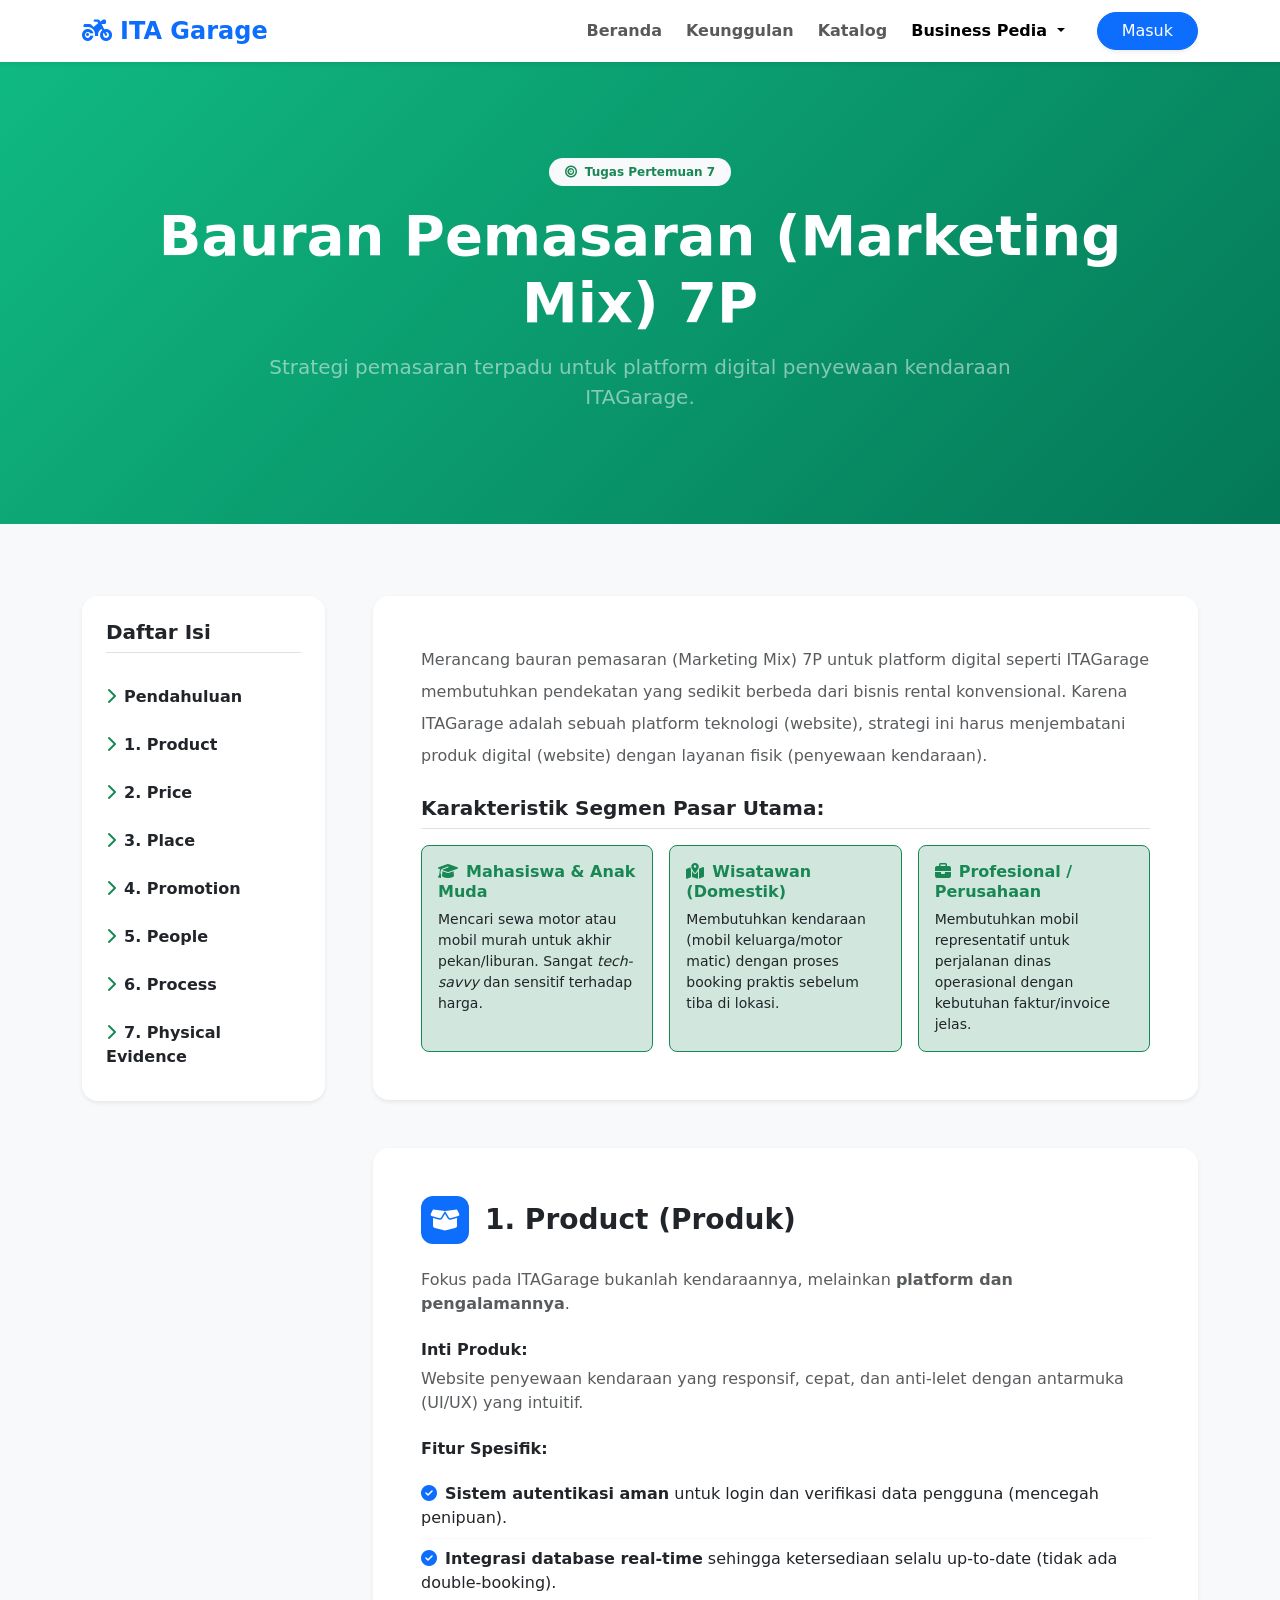
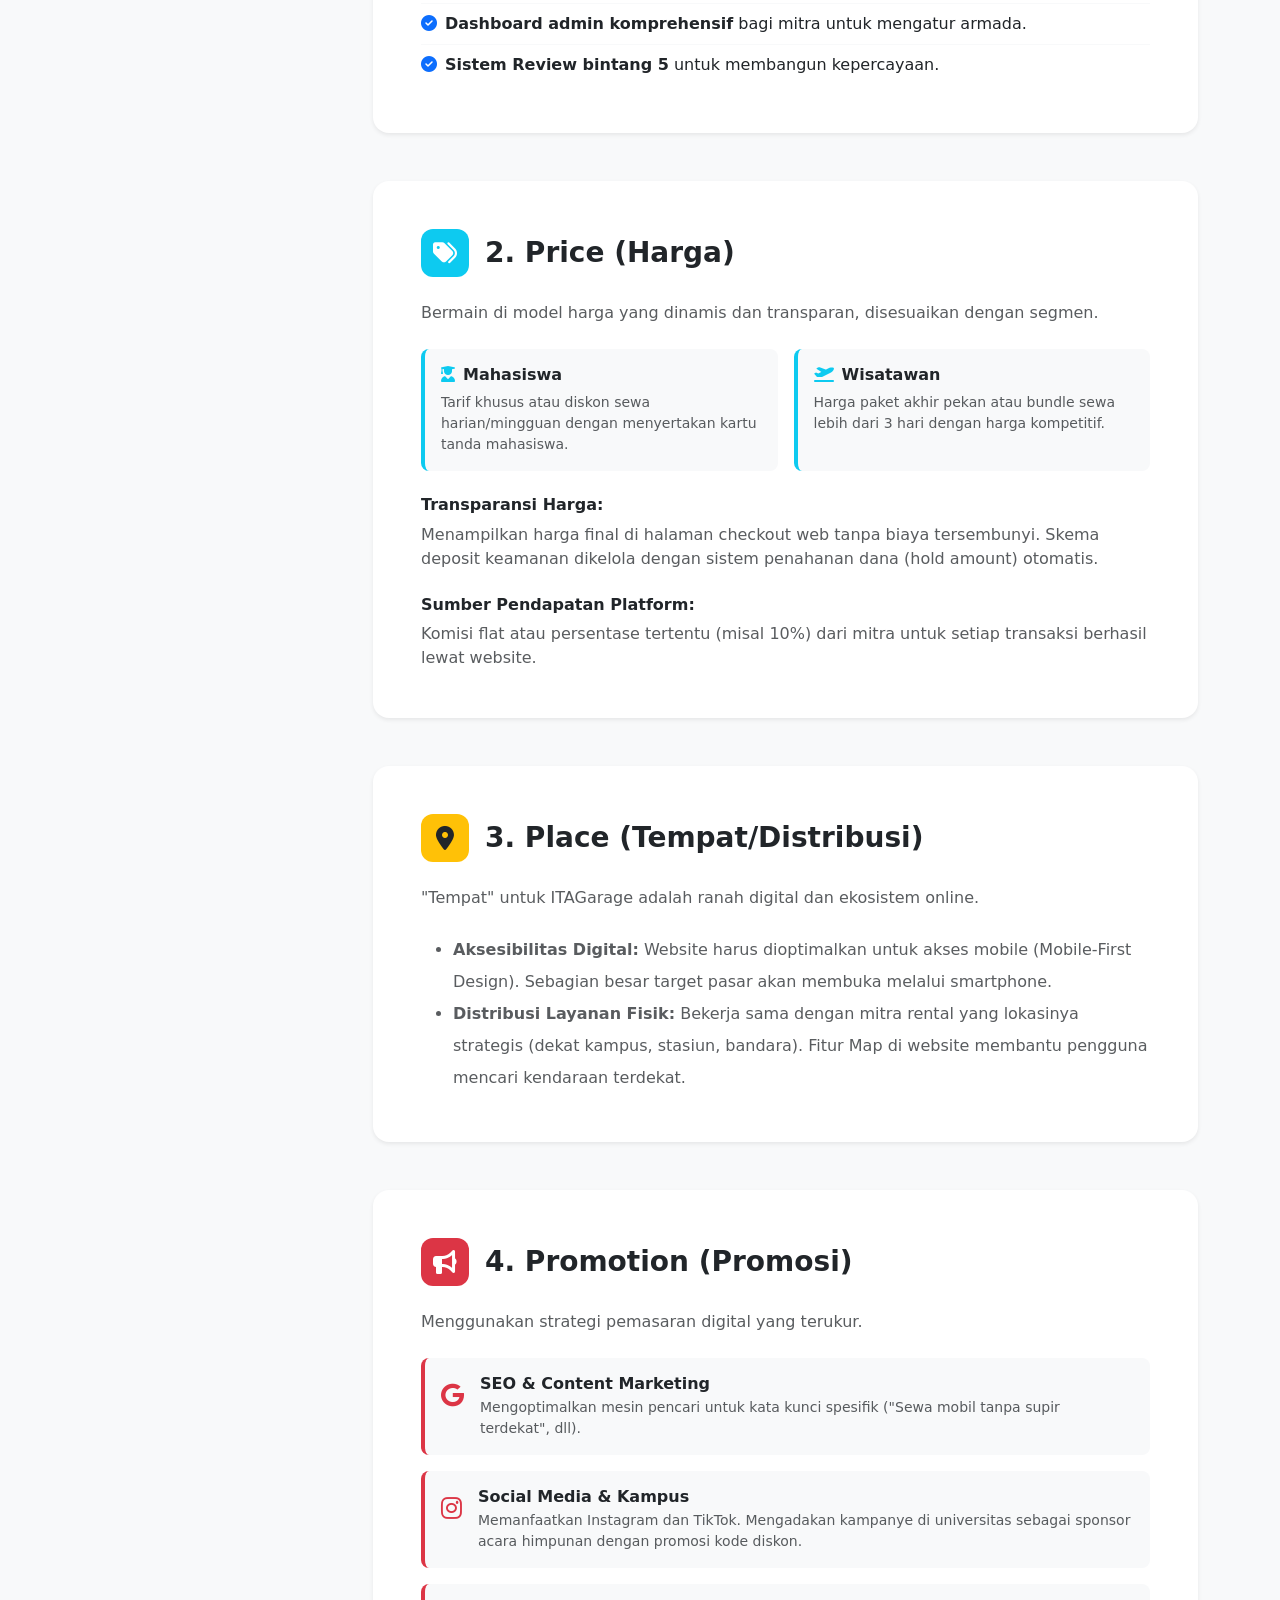
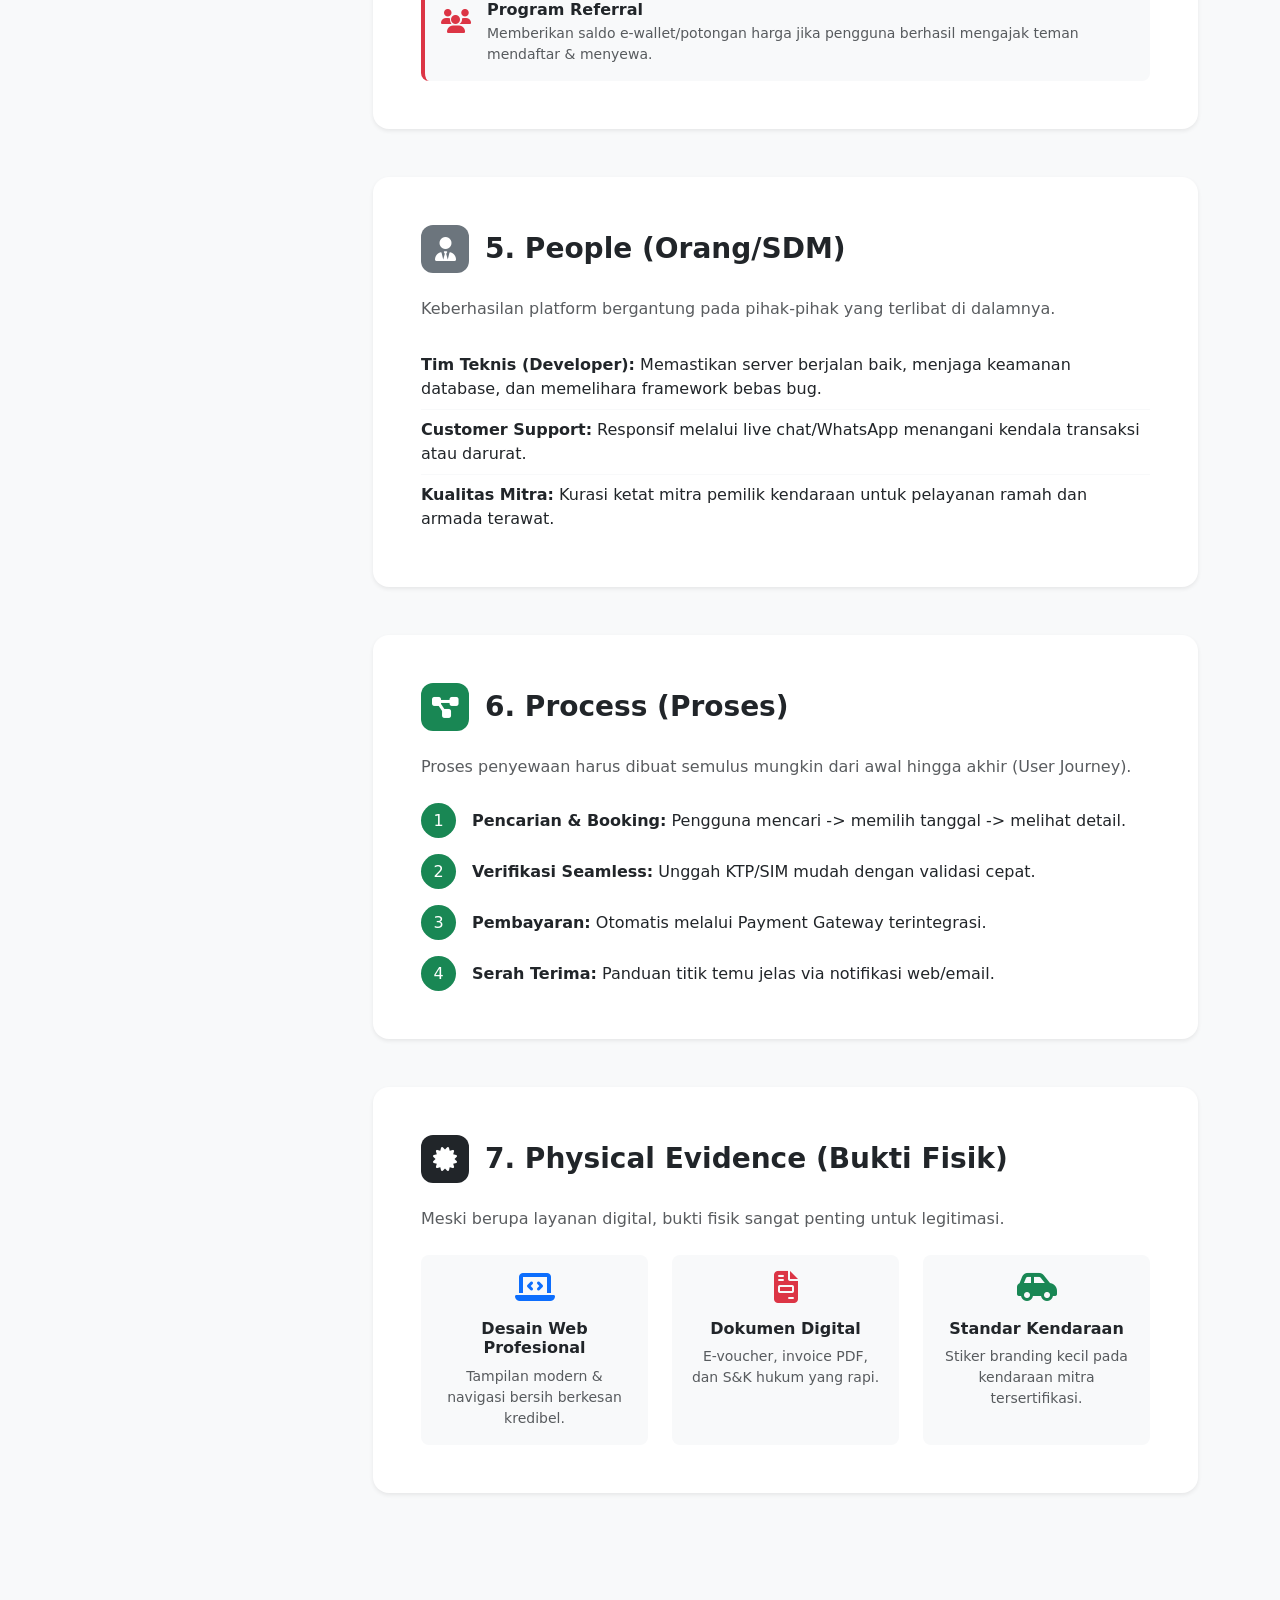
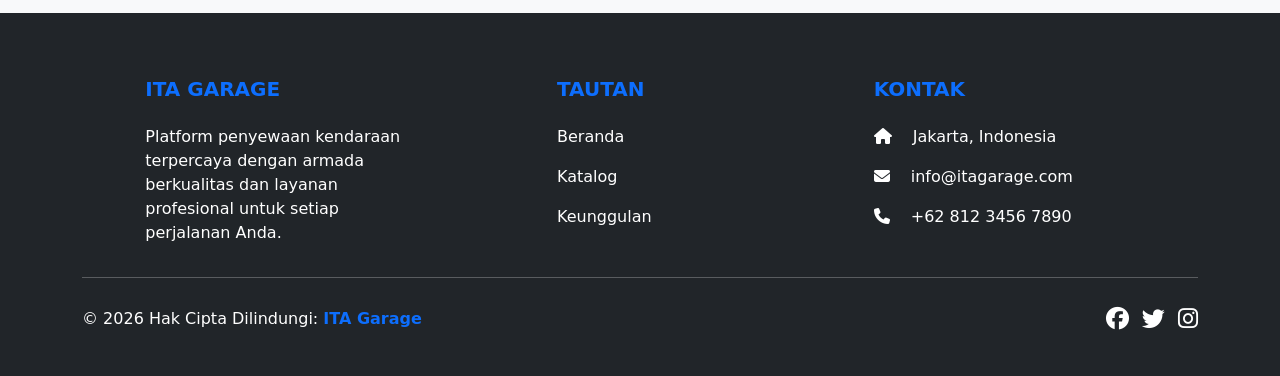
<file: tugas-7.html>
<!DOCTYPE html>
<html lang="id">
<head>
    <meta charset="UTF-8">
    <meta name="viewport" content="width=device-width, initial-scale=1.0">
    <title>Tugas Pertemuan 7 - ITA Garage</title>
    <link href="https://cdn.jsdelivr.net/npm/bootstrap@5.3.2/dist/css/bootstrap.min.css" rel="stylesheet">
    <link rel="stylesheet" href="https://cdnjs.cloudflare.com/ajax/libs/font-awesome/6.4.0/css/all.min.css">
    <link rel="stylesheet" href="css/style.css">
    <style>
        .section-icon {
            width: 48px;
            height: 48px;
            display: flex;
            align-items: center;
            justify-content: center;
            border-radius: 12px;
            font-size: 24px;
        }
    </style>
</head>
<body class="bg-light">

    <!-- Navbar -->
    <nav class="navbar navbar-expand-lg navbar-light bg-white shadow-sm sticky-top">
        <div class="container">
            <a class="navbar-brand fw-bold text-primary fs-4" href="index.html">
                <i class="fas fa-motorcycle me-2"></i>ITA Garage
            </a>
            <button class="navbar-toggler border-0 shadow-none" type="button" data-bs-toggle="collapse" data-bs-target="#navbarNav" aria-controls="navbarNav" aria-expanded="false" aria-label="Toggle navigation">
                <span class="navbar-toggler-icon"></span>
            </button>
            <div class="collapse navbar-collapse" id="navbarNav">
                <ul class="navbar-nav ms-auto align-items-center gap-2">
                    <li class="nav-item">
                        <a class="nav-link fw-semibold" href="index.html">Beranda</a>
                    </li>
                    <li class="nav-item">
                        <a class="nav-link fw-semibold" href="index.html#features">Keunggulan</a>
                    </li>
                    <li class="nav-item">
                        <a class="nav-link fw-semibold" href="catalog.html">Katalog</a>
                    </li>
                    <li class="nav-item dropdown">
                        <a class="nav-link dropdown-toggle active fw-semibold" href="#" id="navbarDropdown" role="button" data-bs-toggle="dropdown" aria-expanded="false">
                            Business Pedia
                        </a>
                        <ul class="dropdown-menu border-0 shadow-sm" aria-labelledby="navbarDropdown">
                            <li><a class="dropdown-item" href="business-plan.html">Business Plan</a></li>
                            <li><a class="dropdown-item" href="seminar-umkm.html">Seminar UMKM Berkelanjutan</a></li>
                            <li><hr class="dropdown-divider"></li>
                            <li><a class="dropdown-item fw-bold text-primary" href="tugas-7.html">Tugas Pertemuan 7</a></li>
                            <li><a class="dropdown-item" href="tugas-11.html">Tugas Pertemuan 11</a></li>
                            <li><a class="dropdown-item" href="tugas-13.html">Tugas Pertemuan 13</a></li>
                            <li><a class="dropdown-item" href="tugas-14.html">Tugas Pertemuan 14</a></li>
                            <li><a class="dropdown-item" href="tugas-15.html">Tugas Pertemuan 15</a></li>
                        </ul>
                    </li>
                    <li class="nav-item ms-lg-3 mt-3 mt-lg-0">
                        <a class="btn btn-primary px-4 rounded-pill shadow-sm" href="login.html">Masuk</a>
                    </li>
                </ul>
            </div>
        </div>
    </nav>

    <!-- Header Section -->
    <div class="bg-dark text-white py-5 position-relative" style="background: linear-gradient(135deg, #10b981, #047857);">
        <div class="container py-5 text-center position-relative z-1">
            <span class="badge bg-light text-success mb-3 px-3 py-2 rounded-pill"><i class="fas fa-bullseye me-2"></i>Tugas Pertemuan 7</span>
            <h1 class="display-4 fw-bold mb-3">Bauran Pemasaran (Marketing Mix) 7P</h1>
            <p class="lead text-white-50 mx-auto" style="max-width: 800px;">
                Strategi pemasaran terpadu untuk platform digital penyewaan kendaraan ITAGarage.
            </p>
        </div>
    </div>

    <!-- Main Content -->
    <section class="py-5">
        <div class="container py-4">
            <div class="row g-5">
                
                <!-- Sidebar Nav for Document -->
                <div class="col-lg-3 d-none d-lg-block">
                    <div class="sticky-top" style="top: 100px;">
                        <div class="card border-0 shadow-sm rounded-4 p-4">
                            <h5 class="fw-bold mb-4 border-bottom pb-2">Daftar Isi</h5>
                            <ul class="nav flex-column gap-2">
                                <li class="nav-item"><a href="#section-intro" class="nav-link px-0 text-dark fw-semibold"><i class="fas fa-chevron-right text-success me-2 fs-6"></i>Pendahuluan</a></li>
                                <li class="nav-item"><a href="#section-1" class="nav-link px-0 text-dark fw-semibold"><i class="fas fa-chevron-right text-success me-2 fs-6"></i>1. Product</a></li>
                                <li class="nav-item"><a href="#section-2" class="nav-link px-0 text-dark fw-semibold"><i class="fas fa-chevron-right text-success me-2 fs-6"></i>2. Price</a></li>
                                <li class="nav-item"><a href="#section-3" class="nav-link px-0 text-dark fw-semibold"><i class="fas fa-chevron-right text-success me-2 fs-6"></i>3. Place</a></li>
                                <li class="nav-item"><a href="#section-4" class="nav-link px-0 text-dark fw-semibold"><i class="fas fa-chevron-right text-success me-2 fs-6"></i>4. Promotion</a></li>
                                <li class="nav-item"><a href="#section-5" class="nav-link px-0 text-dark fw-semibold"><i class="fas fa-chevron-right text-success me-2 fs-6"></i>5. People</a></li>
                                <li class="nav-item"><a href="#section-6" class="nav-link px-0 text-dark fw-semibold"><i class="fas fa-chevron-right text-success me-2 fs-6"></i>6. Process</a></li>
                                <li class="nav-item"><a href="#section-7" class="nav-link px-0 text-dark fw-semibold"><i class="fas fa-chevron-right text-success me-2 fs-6"></i>7. Physical Evidence</a></li>
                            </ul>
                        </div>
                    </div>
                </div>

                <!-- Document Content -->
                <div class="col-lg-9">
                    
                    <!-- Intro -->
                    <div id="section-intro" class="card border-0 shadow-sm rounded-4 p-4 p-md-5 mb-5 hover-scale">
                        <p class="text-muted fs-6 lh-lg mb-4">
                            Merancang bauran pemasaran (Marketing Mix) 7P untuk platform digital seperti ITAGarage membutuhkan pendekatan yang sedikit berbeda dari bisnis rental konvensional. Karena ITAGarage adalah sebuah platform teknologi (website), strategi ini harus menjembatani produk digital (website) dengan layanan fisik (penyewaan kendaraan).
                        </p>
                        
                        <h5 class="fw-bold mb-3 border-bottom pb-2">Karakteristik Segmen Pasar Utama:</h5>
                        <div class="row g-3">
                            <div class="col-md-4">
                                <div class="bg-success-subtle p-3 rounded-3 h-100 border border-success">
                                    <h6 class="fw-bold text-success"><i class="fas fa-graduation-cap me-2"></i>Mahasiswa & Anak Muda</h6>
                                    <p class="small text-dark mb-0">Mencari sewa motor atau mobil murah untuk akhir pekan/liburan. Sangat <em>tech-savvy</em> dan sensitif terhadap harga.</p>
                                </div>
                            </div>
                            <div class="col-md-4">
                                <div class="bg-success-subtle p-3 rounded-3 h-100 border border-success">
                                    <h6 class="fw-bold text-success"><i class="fas fa-map-marked-alt me-2"></i>Wisatawan (Domestik)</h6>
                                    <p class="small text-dark mb-0">Membutuhkan kendaraan (mobil keluarga/motor matic) dengan proses booking praktis sebelum tiba di lokasi.</p>
                                </div>
                            </div>
                            <div class="col-md-4">
                                <div class="bg-success-subtle p-3 rounded-3 h-100 border border-success">
                                    <h6 class="fw-bold text-success"><i class="fas fa-briefcase me-2"></i>Profesional / Perusahaan</h6>
                                    <p class="small text-dark mb-0">Membutuhkan mobil representatif untuk perjalanan dinas operasional dengan kebutuhan faktur/invoice jelas.</p>
                                </div>
                            </div>
                        </div>
                    </div>

                    <!-- 1. Product -->
                    <div id="section-1" class="card border-0 shadow-sm rounded-4 p-4 p-md-5 mb-5 hover-scale">
                        <div class="d-flex align-items-center gap-3 mb-4">
                            <div class="bg-primary text-white section-icon">
                                <i class="fas fa-box-open"></i>
                            </div>
                            <h3 class="fw-bold mb-0">1. Product (Produk)</h3>
                        </div>
                        <p class="text-muted mb-4">Fokus pada ITAGarage bukanlah kendaraannya, melainkan <strong>platform dan pengalamannya</strong>.</p>
                        
                        <h6 class="fw-bold mb-2">Inti Produk:</h6>
                        <p class="text-muted mb-4">Website penyewaan kendaraan yang responsif, cepat, dan anti-lelet dengan antarmuka (UI/UX) yang intuitif.</p>
                        
                        <h6 class="fw-bold mb-3">Fitur Spesifik:</h6>
                        <ul class="list-group list-group-flush mb-0">
                            <li class="list-group-item bg-transparent px-0 border-light"><i class="fas fa-check-circle text-primary me-2"></i><strong>Sistem autentikasi aman</strong> untuk login dan verifikasi data pengguna (mencegah penipuan).</li>
                            <li class="list-group-item bg-transparent px-0 border-light"><i class="fas fa-check-circle text-primary me-2"></i><strong>Integrasi database real-time</strong> sehingga ketersediaan selalu up-to-date (tidak ada double-booking).</li>
                            <li class="list-group-item bg-transparent px-0 border-light"><i class="fas fa-check-circle text-primary me-2"></i><strong>Dashboard admin komprehensif</strong> bagi mitra untuk mengatur armada.</li>
                            <li class="list-group-item bg-transparent px-0 border-light border-bottom-0"><i class="fas fa-check-circle text-primary me-2"></i><strong>Sistem Review bintang 5</strong> untuk membangun kepercayaan.</li>
                        </ul>
                    </div>

                    <!-- 2. Price -->
                    <div id="section-2" class="card border-0 shadow-sm rounded-4 p-4 p-md-5 mb-5 hover-scale">
                        <div class="d-flex align-items-center gap-3 mb-4">
                            <div class="bg-info text-white section-icon">
                                <i class="fas fa-tags"></i>
                            </div>
                            <h3 class="fw-bold mb-0">2. Price (Harga)</h3>
                        </div>
                        <p class="text-muted mb-4">Bermain di model harga yang dinamis dan transparan, disesuaikan dengan segmen.</p>

                        <div class="row g-3 mb-4">
                            <div class="col-md-6">
                                <div class="bg-light p-3 rounded-3 h-100 border-start border-4 border-info">
                                    <h6 class="fw-bold"><i class="fas fa-user-graduate me-2 text-info"></i>Mahasiswa</h6>
                                    <p class="text-muted small mb-0">Tarif khusus atau diskon sewa harian/mingguan dengan menyertakan kartu tanda mahasiswa.</p>
                                </div>
                            </div>
                            <div class="col-md-6">
                                <div class="bg-light p-3 rounded-3 h-100 border-start border-4 border-info">
                                    <h6 class="fw-bold"><i class="fas fa-plane-departure me-2 text-info"></i>Wisatawan</h6>
                                    <p class="text-muted small mb-0">Harga paket akhir pekan atau bundle sewa lebih dari 3 hari dengan harga kompetitif.</p>
                                </div>
                            </div>
                        </div>

                        <h6 class="fw-bold mb-2">Transparansi Harga:</h6>
                        <p class="text-muted mb-4">Menampilkan harga final di halaman checkout web tanpa biaya tersembunyi. Skema deposit keamanan dikelola dengan sistem penahanan dana (hold amount) otomatis.</p>
                        
                        <h6 class="fw-bold mb-2">Sumber Pendapatan Platform:</h6>
                        <p class="text-muted mb-0">Komisi flat atau persentase tertentu (misal 10%) dari mitra untuk setiap transaksi berhasil lewat website.</p>
                    </div>

                    <!-- 3. Place -->
                    <div id="section-3" class="card border-0 shadow-sm rounded-4 p-4 p-md-5 mb-5 hover-scale">
                        <div class="d-flex align-items-center gap-3 mb-4">
                            <div class="bg-warning text-dark section-icon">
                                <i class="fas fa-map-marker-alt"></i>
                            </div>
                            <h3 class="fw-bold mb-0">3. Place (Tempat/Distribusi)</h3>
                        </div>
                        <p class="text-muted mb-4">"Tempat" untuk ITAGarage adalah ranah digital dan ekosistem online.</p>

                        <ul class="text-muted mb-0 lh-lg">
                            <li><strong>Aksesibilitas Digital:</strong> Website harus dioptimalkan untuk akses mobile (Mobile-First Design). Sebagian besar target pasar akan membuka melalui smartphone.</li>
                            <li><strong>Distribusi Layanan Fisik:</strong> Bekerja sama dengan mitra rental yang lokasinya strategis (dekat kampus, stasiun, bandara). Fitur Map di website membantu pengguna mencari kendaraan terdekat.</li>
                        </ul>
                    </div>

                    <!-- 4. Promotion -->
                    <div id="section-4" class="card border-0 shadow-sm rounded-4 p-4 p-md-5 mb-5 hover-scale">
                        <div class="d-flex align-items-center gap-3 mb-4">
                            <div class="bg-danger text-white section-icon">
                                <i class="fas fa-bullhorn"></i>
                            </div>
                            <h3 class="fw-bold mb-0">4. Promotion (Promosi)</h3>
                        </div>
                        <p class="text-muted mb-4">Menggunakan strategi pemasaran digital yang terukur.</p>

                        <div class="row g-3">
                            <div class="col-12">
                                <div class="d-flex gap-3 bg-light p-3 rounded-3 border-start border-4 border-danger">
                                    <div class="text-danger fs-4 mt-1"><i class="fab fa-google"></i></div>
                                    <div>
                                        <h6 class="fw-bold mb-1">SEO & Content Marketing</h6>
                                        <p class="text-muted small mb-0">Mengoptimalkan mesin pencari untuk kata kunci spesifik ("Sewa mobil tanpa supir terdekat", dll).</p>
                                    </div>
                                </div>
                            </div>
                            <div class="col-12">
                                <div class="d-flex gap-3 bg-light p-3 rounded-3 border-start border-4 border-danger">
                                    <div class="text-danger fs-4 mt-1"><i class="fab fa-instagram"></i></div>
                                    <div>
                                        <h6 class="fw-bold mb-1">Social Media & Kampus</h6>
                                        <p class="text-muted small mb-0">Memanfaatkan Instagram dan TikTok. Mengadakan kampanye di universitas sebagai sponsor acara himpunan dengan promosi kode diskon.</p>
                                    </div>
                                </div>
                            </div>
                            <div class="col-12">
                                <div class="d-flex gap-3 bg-light p-3 rounded-3 border-start border-4 border-danger">
                                    <div class="text-danger fs-4 mt-1"><i class="fas fa-users"></i></div>
                                    <div>
                                        <h6 class="fw-bold mb-1">Program Referral</h6>
                                        <p class="text-muted small mb-0">Memberikan saldo e-wallet/potongan harga jika pengguna berhasil mengajak teman mendaftar & menyewa.</p>
                                    </div>
                                </div>
                            </div>
                        </div>
                    </div>

                    <!-- 5. People -->
                    <div id="section-5" class="card border-0 shadow-sm rounded-4 p-4 p-md-5 mb-5 hover-scale">
                        <div class="d-flex align-items-center gap-3 mb-4">
                            <div class="bg-secondary text-white section-icon">
                                <i class="fas fa-user-tie"></i>
                            </div>
                            <h3 class="fw-bold mb-0">5. People (Orang/SDM)</h3>
                        </div>
                        <p class="text-muted mb-4">Keberhasilan platform bergantung pada pihak-pihak yang terlibat di dalamnya.</p>

                        <ul class="list-group list-group-flush mb-0">
                            <li class="list-group-item bg-transparent px-0 border-light"><strong class="text-dark">Tim Teknis (Developer):</strong> Memastikan server berjalan baik, menjaga keamanan database, dan memelihara framework bebas bug.</li>
                            <li class="list-group-item bg-transparent px-0 border-light"><strong class="text-dark">Customer Support:</strong> Responsif melalui live chat/WhatsApp menangani kendala transaksi atau darurat.</li>
                            <li class="list-group-item bg-transparent px-0 border-bottom-0"><strong class="text-dark">Kualitas Mitra:</strong> Kurasi ketat mitra pemilik kendaraan untuk pelayanan ramah dan armada terawat.</li>
                        </ul>
                    </div>

                    <!-- 6. Process -->
                    <div id="section-6" class="card border-0 shadow-sm rounded-4 p-4 p-md-5 mb-5 hover-scale">
                        <div class="d-flex align-items-center gap-3 mb-4">
                            <div class="bg-success text-white section-icon">
                                <i class="fas fa-project-diagram"></i>
                            </div>
                            <h3 class="fw-bold mb-0">6. Process (Proses)</h3>
                        </div>
                        <p class="text-muted mb-4">Proses penyewaan harus dibuat semulus mungkin dari awal hingga akhir (User Journey).</p>

                        <div class="d-flex flex-column gap-3">
                            <div class="d-flex align-items-center gap-3">
                                <div class="bg-success text-white rounded-circle d-flex align-items-center justify-content-center" style="width: 35px; height: 35px; min-width: 35px;">1</div>
                                <div><strong class="text-dark">Pencarian & Booking:</strong> Pengguna mencari -> memilih tanggal -> melihat detail.</div>
                            </div>
                            <div class="d-flex align-items-center gap-3">
                                <div class="bg-success text-white rounded-circle d-flex align-items-center justify-content-center" style="width: 35px; height: 35px; min-width: 35px;">2</div>
                                <div><strong class="text-dark">Verifikasi Seamless:</strong> Unggah KTP/SIM mudah dengan validasi cepat.</div>
                            </div>
                            <div class="d-flex align-items-center gap-3">
                                <div class="bg-success text-white rounded-circle d-flex align-items-center justify-content-center" style="width: 35px; height: 35px; min-width: 35px;">3</div>
                                <div><strong class="text-dark">Pembayaran:</strong> Otomatis melalui Payment Gateway terintegrasi.</div>
                            </div>
                            <div class="d-flex align-items-center gap-3">
                                <div class="bg-success text-white rounded-circle d-flex align-items-center justify-content-center" style="width: 35px; height: 35px; min-width: 35px;">4</div>
                                <div><strong class="text-dark">Serah Terima:</strong> Panduan titik temu jelas via notifikasi web/email.</div>
                            </div>
                        </div>
                    </div>

                    <!-- 7. Physical Evidence -->
                    <div id="section-7" class="card border-0 shadow-sm rounded-4 p-4 p-md-5 hover-scale">
                        <div class="d-flex align-items-center gap-3 mb-4">
                            <div class="bg-dark text-white section-icon">
                                <i class="fas fa-certificate"></i>
                            </div>
                            <h3 class="fw-bold mb-0">7. Physical Evidence (Bukti Fisik)</h3>
                        </div>
                        <p class="text-muted mb-4">Meski berupa layanan digital, bukti fisik sangat penting untuk legitimasi.</p>

                        <div class="row g-4">
                            <div class="col-md-4 text-center">
                                <div class="p-3 bg-light rounded-3 h-100">
                                    <i class="fas fa-laptop-code fa-2x text-primary mb-3"></i>
                                    <h6 class="fw-bold">Desain Web Profesional</h6>
                                    <p class="small text-muted mb-0">Tampilan modern & navigasi bersih berkesan kredibel.</p>
                                </div>
                            </div>
                            <div class="col-md-4 text-center">
                                <div class="p-3 bg-light rounded-3 h-100">
                                    <i class="fas fa-file-invoice fa-2x text-danger mb-3"></i>
                                    <h6 class="fw-bold">Dokumen Digital</h6>
                                    <p class="small text-muted mb-0">E-voucher, invoice PDF, dan S&K hukum yang rapi.</p>
                                </div>
                            </div>
                            <div class="col-md-4 text-center">
                                <div class="p-3 bg-light rounded-3 h-100">
                                    <i class="fas fa-car-side fa-2x text-success mb-3"></i>
                                    <h6 class="fw-bold">Standar Kendaraan</h6>
                                    <p class="small text-muted mb-0">Stiker branding kecil pada kendaraan mitra tersertifikasi.</p>
                                </div>
                            </div>
                        </div>
                    </div>

                </div>
            </div>
        </div>
    </section>

    <!-- Footer -->
    <footer class="bg-dark text-white pt-5 pb-4 mt-5">
        <div class="container text-center text-md-start">
            <div class="row text-center text-md-start">
                <div class="col-md-3 col-lg-3 col-xl-3 mx-auto mt-3">
                    <h5 class="text-uppercase mb-4 fw-bold text-primary">ITA Garage</h5>
                    <p>Platform penyewaan kendaraan terpercaya dengan armada berkualitas dan layanan profesional untuk setiap perjalanan Anda.</p>
                </div>
                <div class="col-md-2 col-lg-2 col-xl-2 mx-auto mt-3">
                    <h5 class="text-uppercase mb-4 fw-bold text-primary">Tautan</h5>
                    <p><a href="index.html" class="text-white text-decoration-none">Beranda</a></p>
                    <p><a href="catalog.html" class="text-white text-decoration-none">Katalog</a></p>
                    <p><a href="index.html#features" class="text-white text-decoration-none">Keunggulan</a></p>
                </div>
                <div class="col-md-4 col-lg-3 col-xl-3 mx-auto mt-3">
                    <h5 class="text-uppercase mb-4 fw-bold text-primary">Kontak</h5>
                    <p><i class="fas fa-home me-3"></i> Jakarta, Indonesia</p>
                    <p><i class="fas fa-envelope me-3"></i> info@itagarage.com</p>
                    <p><i class="fas fa-phone me-3"></i> +62 812 3456 7890</p>
                </div>
            </div>
            <hr class="mb-4">
            <div class="row align-items-center">
                <div class="col-md-7 col-lg-8">
                    <p class="text-center text-md-start">© 2026 Hak Cipta Dilindungi:
                        <a href="#" class="text-decoration-none"><strong class="text-primary">ITA Garage</strong></a>
                    </p>
                </div>
                <div class="col-md-5 col-lg-4">
                    <div class="text-center text-md-end">
                        <ul class="list-unstyled list-inline">
                            <li class="list-inline-item"><a href="#" class="btn-floating btn-sm text-white" style="font-size: 23px;"><i class="fab fa-facebook"></i></a></li>
                            <li class="list-inline-item"><a href="#" class="btn-floating btn-sm text-white" style="font-size: 23px;"><i class="fab fa-twitter"></i></a></li>
                            <li class="list-inline-item"><a href="#" class="btn-floating btn-sm text-white" style="font-size: 23px;"><i class="fab fa-instagram"></i></a></li>
                        </ul>
                    </div>
                </div>
            </div>
        </div>
    </footer>

    <script src="https://cdn.jsdelivr.net/npm/bootstrap@5.3.2/dist/js/bootstrap.bundle.min.js"></script>
    <script src="js/script.js"></script>
</body>
</html>
</file>
<file: css/style.css>
.text-gradient {
    background: linear-gradient(45deg, #0d6efd, #0dcaf0);
    -webkit-background-clip: text;
    background-clip: text;
    -webkit-text-fill-color: transparent;
}
.glass {
    background: rgba(255, 255, 255, 0.7);
    backdrop-filter: blur(10px);
    border: 1px solid rgba(255, 255, 255, 0.3);
}
.hover-scale {
    transition: transform 0.3s ease;
}
.hover-scale:hover {
    transform: translateY(-5px);
}
.badge-custom {
    padding: 8px 16px;
    border-radius: 50px;
}
.badge-available {
    background-color: #d1e7dd;
    color: #0f5132;
}
.badge-rented {
    background-color: #f8d7da;
    color: #842029;
}
.bg-gradient-dark {
    background: linear-gradient(to top, rgba(0,0,0,0.8), transparent);
}
.text-blue { color: #fff; }
.card-img-top {
    height: 200px;
    object-fit: cover;
}
</file>
